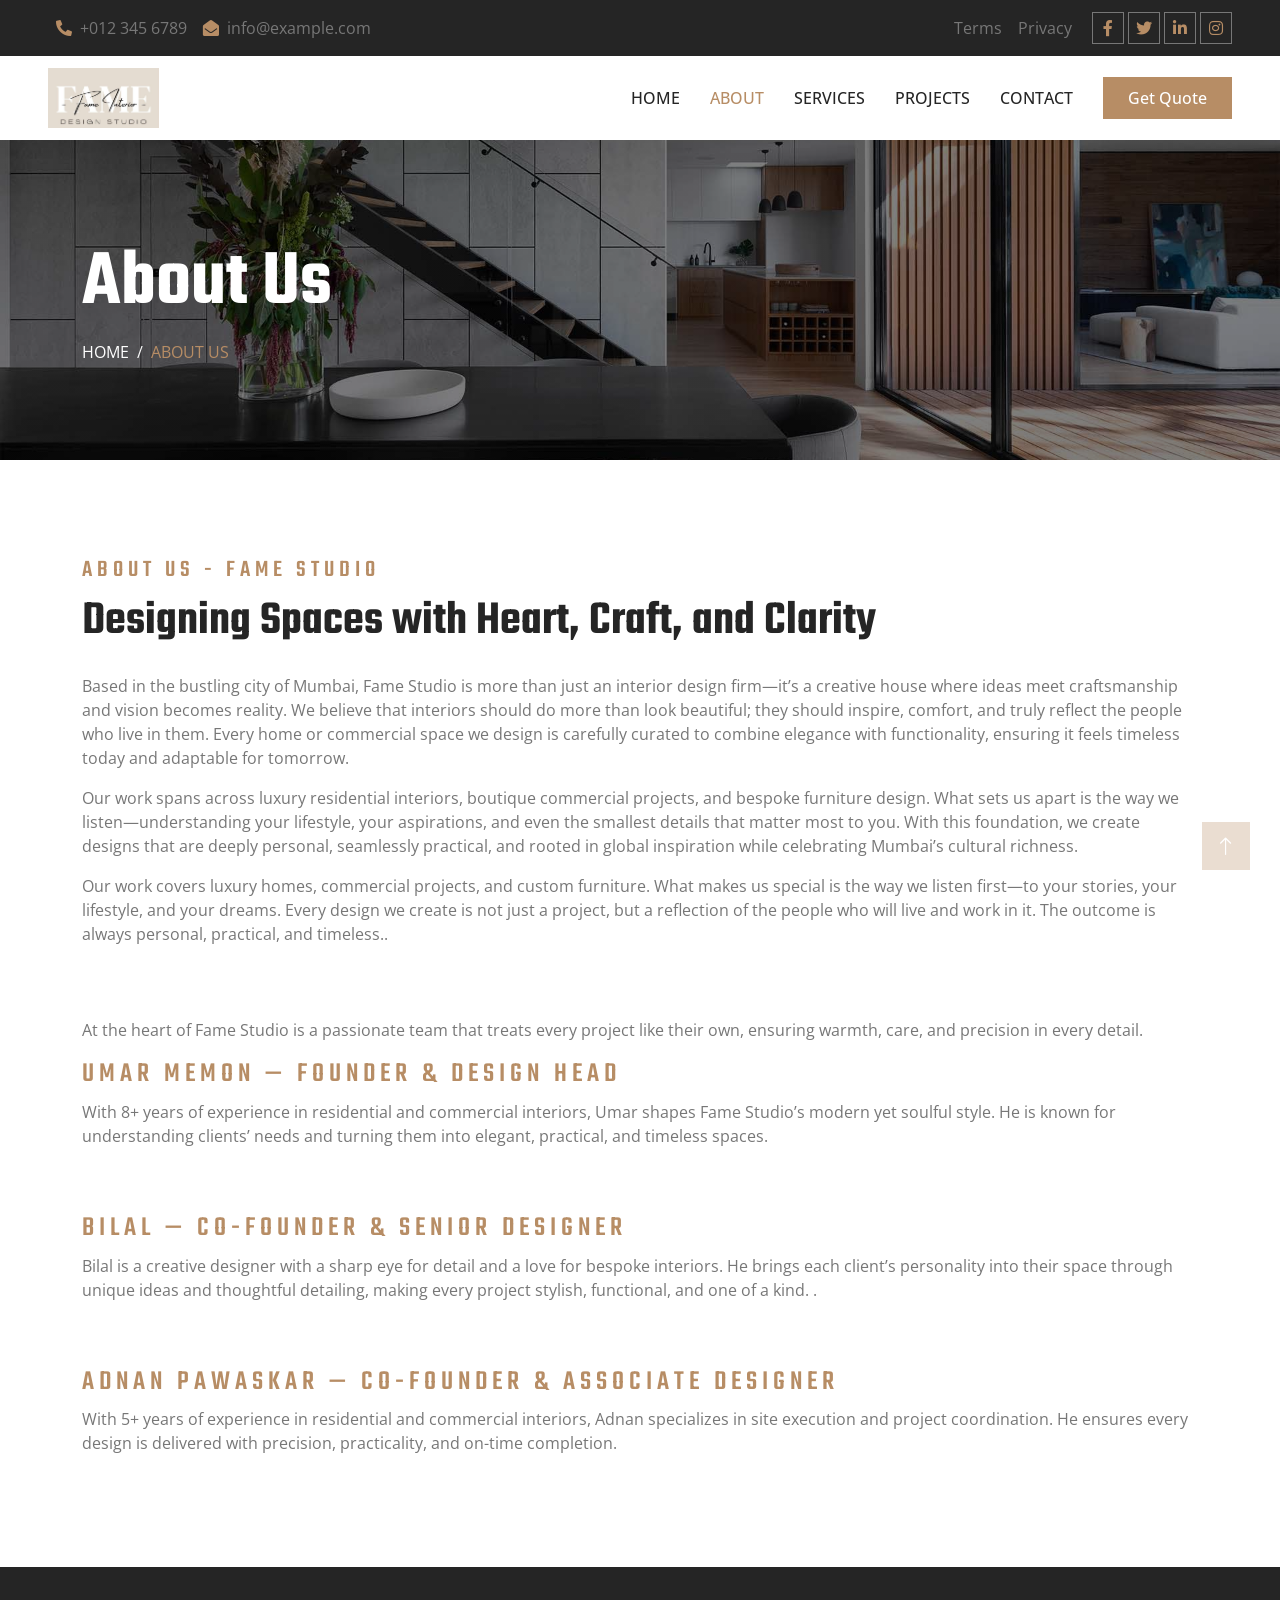
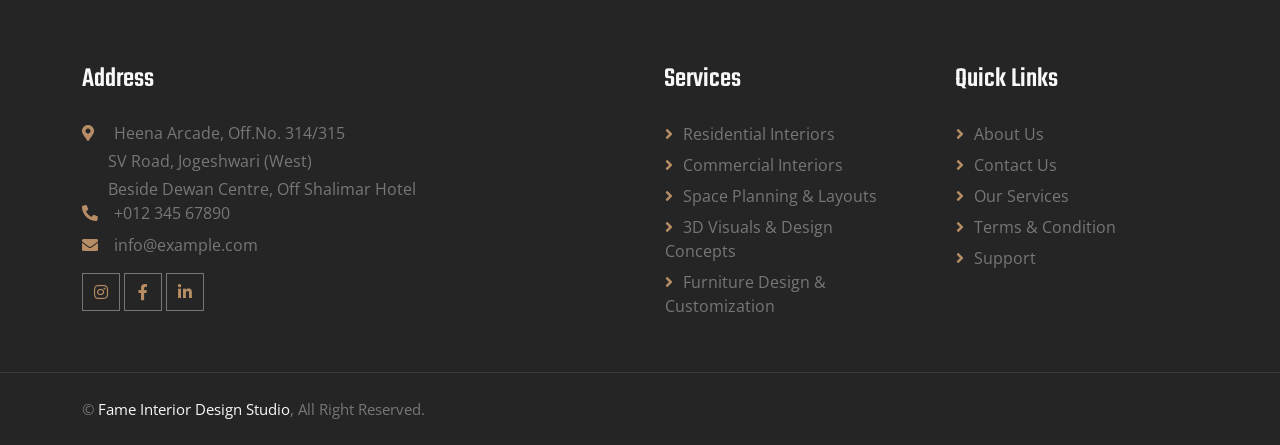
<file: about.html>
<!DOCTYPE html>
<html lang="en">

<head>
    <meta charset="utf-8">
    <title>Fame Interior Design Studio</title>
    <meta content="width=device-width, initial-scale=1.0" name="viewport">
    <meta content="" name="keywords">
    <meta content="" name="description">

    <!-- Favicon -->
    <link href="img/favicon.ico" rel="icon">

    <!-- Google Web Fonts -->
    <link rel="preconnect" href="https://fonts.googleapis.com">
    <link rel="preconnect" href="https://fonts.gstatic.com" crossorigin>
    <link href="https://fonts.googleapis.com/css2?family=Open+Sans:wght@400;500;600&family=Teko:wght@400;500;600&display=swap" rel="stylesheet">
    <link href="https://fonts.googleapis.com/css2?family=Playfair+Display&display=swap" rel="stylesheet">


    <!-- Icon Font Stylesheet -->
    <link href="https://cdnjs.cloudflare.com/ajax/libs/font-awesome/5.10.0/css/all.min.css" rel="stylesheet">
    <link href="https://cdn.jsdelivr.net/npm/bootstrap-icons@1.4.1/font/bootstrap-icons.css" rel="stylesheet">

    <!-- Libraries Stylesheet -->
    <link href="lib/animate/animate.min.css" rel="stylesheet">
    <link href="lib/owlcarousel/assets/owl.carousel.min.css" rel="stylesheet">
    <link href="lib/tempusdominus/css/tempusdominus-bootstrap-4.min.css" rel="stylesheet" />

    <!-- Customized Bootstrap Stylesheet -->
    <link href="css/bootstrap.min.css" rel="stylesheet">

    <!-- Template Stylesheet -->
    <link href="css/style.css" rel="stylesheet">

    <style>
        .text-justify {
            text-align: justify;
        }
    </style>

</head>

<body>

    <!-- Topbar Start -->
    <div class="container-fluid bg-dark p-0 wow fadeIn" data-wow-delay="0.1s">
        <div class="row gx-0 d-none d-lg-flex">
            <div class="col-lg-7 px-5 text-start">
                <div class="h-100 d-inline-flex align-items-center py-3 me-3">
                    <a class="text-body px-2" href="tel:+0123456789"><i class="fa fa-phone-alt text-primary me-2"></i>+012 345 6789</a>
                    <a class="text-body px-2" href="mailto:info@example.com"><i class="fa fa-envelope-open text-primary me-2"></i>info@example.com</a>
                </div>
            </div>
            <div class="col-lg-5 px-5 text-end">
                <div class="h-100 d-inline-flex align-items-center py-3 me-2">
                    <a class="text-body px-2" href="">Terms</a>
                    <a class="text-body px-2" href="">Privacy</a>
                </div>
                <div class="h-100 d-inline-flex align-items-center">
                    <a class="btn btn-sm-square btn-outline-body me-1" href=""><i class="fab fa-facebook-f"></i></a>
                    <a class="btn btn-sm-square btn-outline-body me-1" href=""><i class="fab fa-twitter"></i></a>
                    <a class="btn btn-sm-square btn-outline-body me-1" href=""><i class="fab fa-linkedin-in"></i></a>
                    <a class="btn btn-sm-square btn-outline-body me-0" href=""><i class="fab fa-instagram"></i></a>
                </div>
            </div>
        </div>
    </div>
    <!-- Topbar End -->
    <!-- Navbar Start -->
    <nav class="navbar navbar-expand-lg bg-white navbar-light sticky-top py-lg-0 px-lg-5 wow fadeIn" data-wow-delay="0.1s">
        <a href="index.html" class="navbar-brand ms-4 ms-lg-0">
            <img src="img/icons/small.png" alt="Logo" style="height: 60px;">
        </a>
        <button type="button" class="navbar-toggler me-4" data-bs-toggle="collapse" data-bs-target="#navbarCollapse">
            <span class="navbar-toggler-icon"></span>
        </button>
        <div class="collapse navbar-collapse" id="navbarCollapse">
            <div class="navbar-nav ms-auto p-4 p-lg-0">
                <a href="index.html" class="nav-item nav-link">Home</a>
                <a href="about.html" class="nav-item nav-link active">About</a>
                <a href="service.html" class="nav-item nav-link ">Services</a>
                <a href="project.html" class="nav-item nav-link">Projects</a>
                <a href="contact.html" class="nav-item nav-link">Contact</a>
            </div>
            <a href="Quote.html" class="btn btn-primary py-2 px-4 d-none d-lg-block">Get Quote</a>
        </div>
    </nav>
    <!-- Navbar End -->
    <!-- Page Header Start -->
    <div class="container-fluid page-header py-5 mb-5 wow fadeIn" data-wow-delay="0.1s">
        <div class="container py-5">
            <h1 class="display-1 text-white animated slideInDown">About Us</h1>
            <nav aria-label="breadcrumb animated slideInDown">
                <ol class="breadcrumb text-uppercase mb-0">
                    <li class="breadcrumb-item"><a class="text-white" href="#">Home</a></li>
                    <li class="breadcrumb-item text-primary active" aria-current="page">About Us</li>
                </ol>
            </nav>
        </div>
    </div>
    <!-- Page Header End -->
    <!-- About Start -->
    <div class="container-xxl py-5">
        <div class="container">
            <div class="row g-5">
                <!--<div class="col-lg-6 wow fadeIn" data-wow-delay="0.1s">
                    <div class="about-img">
                        <img class="img-fluid" src="img/about-1.jpg" alt="">
                        <img class="img-fluid" src="img/about-2.jpg" alt="">
                    </div>
                </div>-->
                <div class="col-lg-12 wow fadeIn" data-wow-delay="0.5s">
                    <h4 class="section-title">About Us - Fame Studio</h4>
                    <h1 class="display-5 mb-4">Designing Spaces with Heart, Craft, and Clarity</h1>
                    <p>Based in the bustling city of Mumbai, Fame Studio is more than just an interior design firm—it’s a creative house where ideas meet craftsmanship and vision becomes reality. We believe that interiors should do more than look beautiful; they should inspire, comfort, and truly reflect the people who live in them. Every home or commercial space we design is carefully curated to combine elegance with functionality, ensuring it feels timeless today and adaptable for tomorrow.</p>
                    <p>Our work spans across luxury residential interiors, boutique commercial projects, and bespoke furniture design. What sets us apart is the way we listen—understanding your lifestyle, your aspirations, and even the smallest details that matter most to you. With this foundation, we create designs that are deeply personal, seamlessly practical, and rooted in global inspiration while celebrating Mumbai’s cultural richness.</p>
                    <p class="mb-4">Our work covers luxury homes, commercial projects, and custom furniture. What makes us special is the way we listen first—to your stories, your lifestyle, and your dreams. Every design we create is not just a project, but a reflection of the people who will live and work in it. The outcome is always personal, practical, and timeless..</p>
                </div>

                <div class="col-lg-12 wow fadeIn" data-wow-delay="0.5s">
                    <p>At the heart of Fame Studio is a passionate team that treats every project like their own, ensuring warmth, care, and precision in every detail.</p>
                    <h3 class="section-title">Umar Memon — Founder & Design Head</h3>
                    <p>With 8+ years of experience in residential and commercial interiors, Umar shapes Fame Studio’s modern yet soulful style. He is known for understanding clients’ needs and turning them into elegant, practical, and timeless spaces.</p>
                </div>
                <div class="col-lg-12 wow fadeIn" data-wow-delay="0.5s">
                    <h3 class="section-title">Bilal — Co-Founder & Senior Designer</h3>
                    <p>
                        Bilal is a creative designer with a sharp eye for detail and a love for bespoke interiors. He brings each client’s personality into their space through unique ideas and thoughtful detailing, making every project stylish, functional, and one of a kind.                        .
                    </p>
                </div>
                <div class="col-lg-12 wow fadeIn" data-wow-delay="0.5s">
                    <h3 class="section-title">Adnan Pawaskar — Co-Founder & Associate Designer</h3>
                    <p>With 5+ years of experience in residential and commercial interiors, Adnan specializes in site execution and project coordination. He ensures every design is delivered with precision, practicality, and on-time completion.</p>
                </div>
            </div>
        </div>
    </div>
    <!-- About End -->

    <div class="container-fluid bg-dark text-body footer mt-5 pt-5 px-0 wow fadeIn" data-wow-delay="0.1s">
        <div class="container py-5">
            <div class="row g-5">
                <div class="col-lg-6 col-md-6">
                    <h3 class="text-light mb-4">Address</h3>
                    <p class="mb-0 text-justify">
                        <i class="fa fa-map-marker-alt text-primary me-3"></i>
                        Heena Arcade, Off.No. 314/315
                    </p>
                    <p class="mb-0 m-1 text-justify" style="padding-left:22px;">
                        SV Road, Jogeshwari (West)
                    </p>
                    <p class="mb-0 m-1 text-justify" style="padding-left:22px;">
                        Beside Dewan Centre, Off Shalimar Hotel
                    </p>
                    <p class="mb-2"><i class="fa fa-phone-alt text-primary me-3"></i>+012 345 67890</p>
                    <p class="mb-2"><i class="fa fa-envelope text-primary me-3"></i>info@example.com</p>

                    <div class="d-flex pt-2">
                        <a class="btn btn-square btn-outline-body me-1" href=""><i class="fab fa-instagram"></i></a>
                        <a class="btn btn-square btn-outline-body me-1" href=""><i class="fab fa-facebook-f"></i></a>
                        <a class="btn btn-square btn-outline-body me-0" href=""><i class="fab fa-linkedin-in"></i></a>
                    </div>
                </div>
                <div class="col-lg-3 col-md-6 d-none d-lg-block">
                    <h3 class="text-light mb-4">Services</h3>
                    <a class="btn btn-link" href="">Residential Interiors</a>
                    <a class="btn btn-link" href="">Commercial Interiors </a>
                    <a class="btn btn-link" href="">Space Planning & Layouts </a>
                    <a class="btn btn-link" href="">3D Visuals & Design Concepts</a>
                    <a class="btn btn-link" href="">Furniture Design & Customization </a>
                </div>
                <div class="col-lg-3 col-md-6 d-none d-lg-block">
                    <h3 class="text-light mb-4">Quick Links</h3>
                    <a class="btn btn-link" href="">About Us</a>
                    <a class="btn btn-link" href="">Contact Us</a>
                    <a class="btn btn-link" href="">Our Services</a>
                    <a class="btn btn-link" href="">Terms & Condition</a>
                    <a class="btn btn-link" href="">Support</a>
                </div>
            </div>
        </div>
        <div class="container-fluid copyright">
            <div class="container">
                <div class="row">
                    <div class="col-md-6 text-center text-md-start mb-3 mb-md-0">
                        &copy; <a href="#">Fame Interior Design Studio</a>, All Right Reserved.
                    </div>
                    <!--<div class="col-md-6 text-center text-md-end">-->
                    <!--/*** This template is free as long as you keep the footer author’s credit link/attribution link/backlink. If you'd like to use the template without the footer author’s credit link/attribution link/backlink, you can purchase the Credit Removal License from "https://htmlcodex.com/credit-removal". Thank you for your support. ***/-->
                    <!--Designed By <a href="https://htmlcodex.com">HTML Codex</a>
                    </div>-->
                </div>
            </div>
        </div>
    </div>
    <!-- Footer End -->
    <!-- Back to Top -->
    <a href="#" class="btn btn-lg btn-primary btn-lg-square back-to-top"><i class="bi bi-arrow-up"></i></a>


    <!-- JavaScript Libraries -->
    <script src="https://code.jquery.com/jquery-3.4.1.min.js"></script>
    <script src="https://cdn.jsdelivr.net/npm/bootstrap@5.0.0/dist/js/bootstrap.bundle.min.js"></script>
    <script src="lib/wow/wow.min.js"></script>
    <script src="lib/easing/easing.min.js"></script>
    <script src="lib/waypoints/waypoints.min.js"></script>
    <script src="lib/counterup/counterup.min.js"></script>
    <script src="lib/owlcarousel/owl.carousel.min.js"></script>
    <script src="lib/tempusdominus/js/moment.min.js"></script>
    <script src="lib/tempusdominus/js/moment-timezone.min.js"></script>
    <script src="lib/tempusdominus/js/tempusdominus-bootstrap-4.min.js"></script>

    <!-- Template Javascript -->
    <script src="js/main.js"></script>
</body>

</html>
</file>
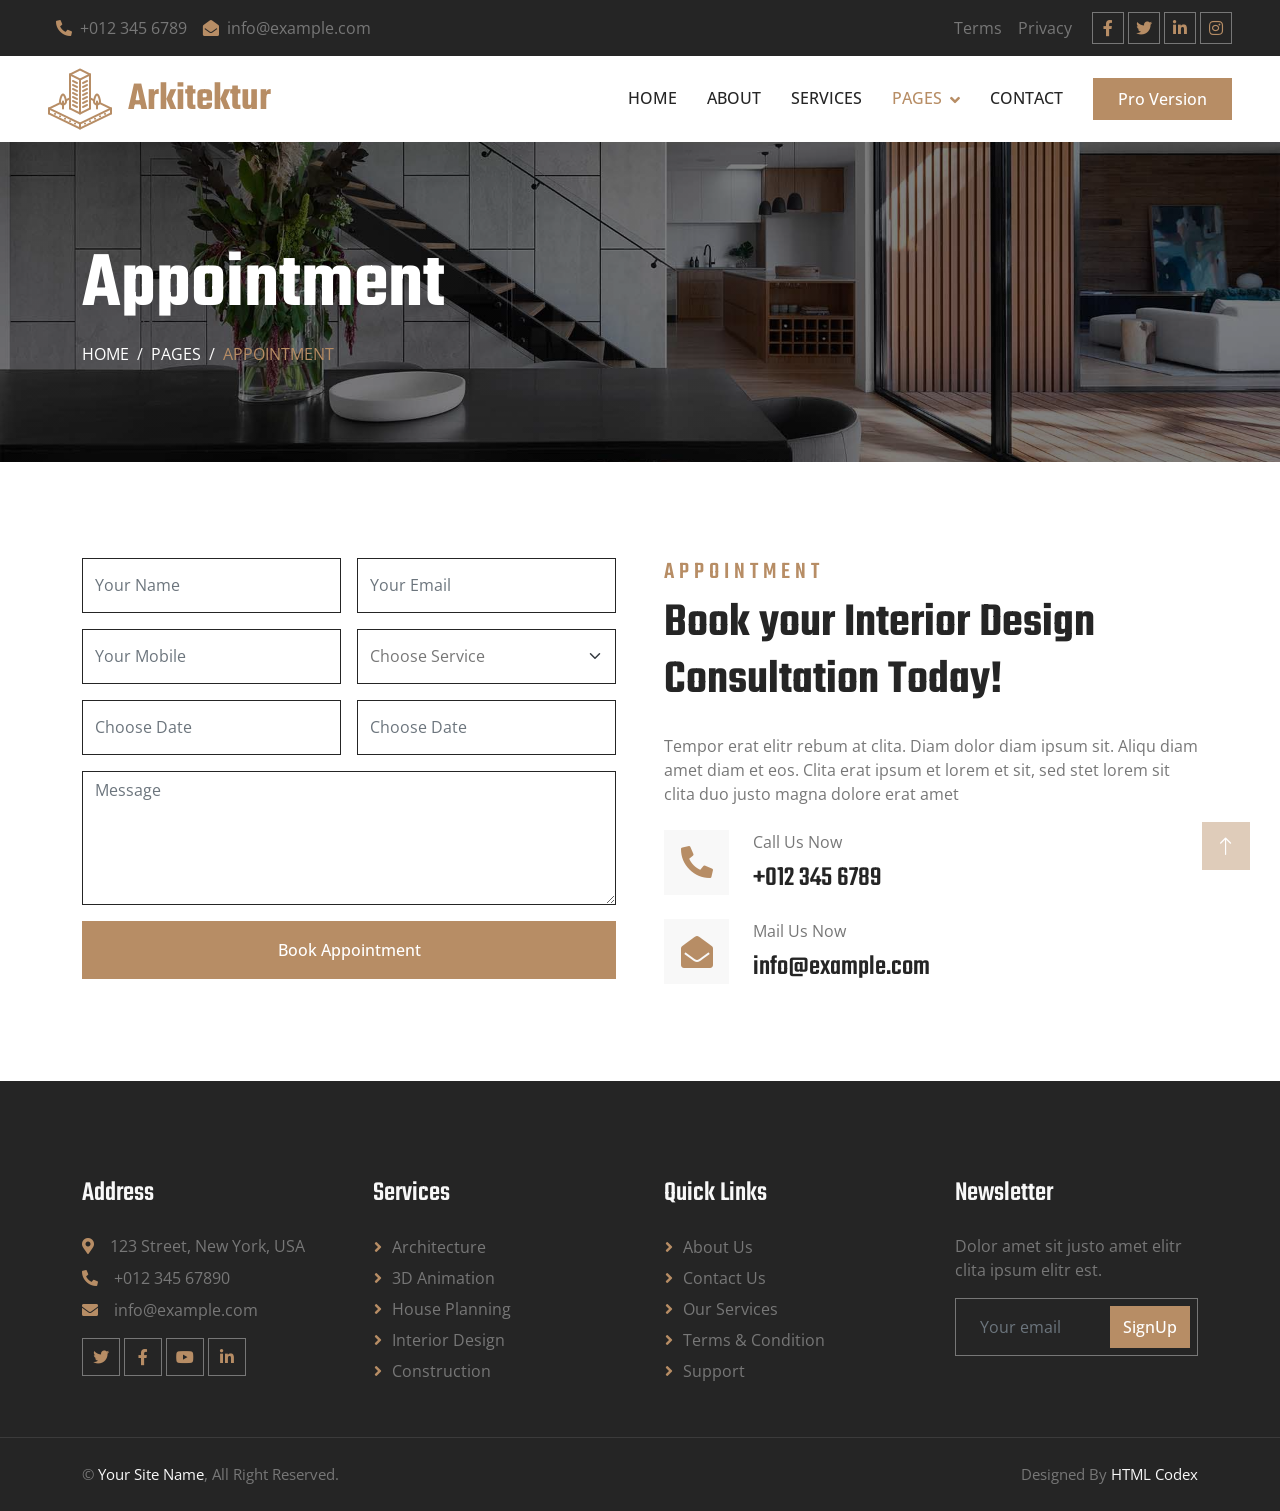
<file: appointment.html>
<!DOCTYPE html>
<html lang="en">

<head>
    <meta charset="utf-8">
    <title>Arkitektur - Architecture HTML Template</title>
    <meta content="width=device-width, initial-scale=1.0" name="viewport">
    <meta content="" name="keywords">
    <meta content="" name="description">

    <!-- Favicon -->
    <link href="img/favicon.ico" rel="icon">

    <!-- Google Web Fonts -->
    <link rel="preconnect" href="https://fonts.googleapis.com">
    <link rel="preconnect" href="https://fonts.gstatic.com" crossorigin>
    <link href="https://fonts.googleapis.com/css2?family=Open+Sans:wght@400;500;600&family=Teko:wght@400;500;600&display=swap" rel="stylesheet">

    <!-- Icon Font Stylesheet -->
    <link href="https://cdnjs.cloudflare.com/ajax/libs/font-awesome/5.10.0/css/all.min.css" rel="stylesheet">
    <link href="https://cdn.jsdelivr.net/npm/bootstrap-icons@1.4.1/font/bootstrap-icons.css" rel="stylesheet">

    <!-- Libraries Stylesheet -->
    <link href="lib/animate/animate.min.css" rel="stylesheet">
    <link href="lib/owlcarousel/assets/owl.carousel.min.css" rel="stylesheet">
    <link href="lib/tempusdominus/css/tempusdominus-bootstrap-4.min.css" rel="stylesheet" />

    <!-- Customized Bootstrap Stylesheet -->
    <link href="css/bootstrap.min.css" rel="stylesheet">

    <!-- Template Stylesheet -->
    <link href="css/style.css" rel="stylesheet">
</head>

<body>
    <!-- Spinner Start -->
    <div id="spinner" class="show bg-white position-fixed translate-middle w-100 vh-100 top-50 start-50 d-flex align-items-center justify-content-center">
        <div class="spinner-border position-relative text-primary" style="width: 6rem; height: 6rem;" role="status"></div>
        <img class="position-absolute top-50 start-50 translate-middle" src="img/icons/icon-1.png" alt="Icon">
    </div>
    <!-- Spinner End -->


    <!-- Topbar Start -->
    <div class="container-fluid bg-dark p-0 wow fadeIn" data-wow-delay="0.1s">
        <div class="row gx-0 d-none d-lg-flex">
            <div class="col-lg-7 px-5 text-start">
                <div class="h-100 d-inline-flex align-items-center py-3 me-3">
                    <a class="text-body px-2" href="tel:+0123456789"><i class="fa fa-phone-alt text-primary me-2"></i>+012 345 6789</a>
                    <a class="text-body px-2" href="mailto:info@example.com"><i class="fa fa-envelope-open text-primary me-2"></i>info@example.com</a>
                </div>
            </div>
            <div class="col-lg-5 px-5 text-end">
                <div class="h-100 d-inline-flex align-items-center py-3 me-2">
                    <a class="text-body px-2" href="">Terms</a>
                    <a class="text-body px-2" href="">Privacy</a>
                </div>
                <div class="h-100 d-inline-flex align-items-center">
                    <a class="btn btn-sm-square btn-outline-body me-1" href=""><i class="fab fa-facebook-f"></i></a>
                    <a class="btn btn-sm-square btn-outline-body me-1" href=""><i class="fab fa-twitter"></i></a>
                    <a class="btn btn-sm-square btn-outline-body me-1" href=""><i class="fab fa-linkedin-in"></i></a>
                    <a class="btn btn-sm-square btn-outline-body me-0" href=""><i class="fab fa-instagram"></i></a>
                </div>
            </div>
        </div>
    </div>
    <!-- Topbar End -->


    <!-- Navbar Start -->
    <nav class="navbar navbar-expand-lg bg-white navbar-light sticky-top py-lg-0 px-lg-5 wow fadeIn" data-wow-delay="0.1s">
        <a href="index.html" class="navbar-brand ms-4 ms-lg-0">
            <h1 class="text-primary m-0"><img class="me-3" src="img/icons/icon-1.png" alt="Icon">Arkitektur</h1>
        </a>
        <button type="button" class="navbar-toggler me-4" data-bs-toggle="collapse" data-bs-target="#navbarCollapse">
            <span class="navbar-toggler-icon"></span>
        </button>
        <div class="collapse navbar-collapse" id="navbarCollapse">
            <div class="navbar-nav ms-auto p-4 p-lg-0">
                <a href="index.html" class="nav-item nav-link">Home</a>
                <a href="about.html" class="nav-item nav-link">About</a>
                <a href="service.html" class="nav-item nav-link">Services</a>
                <div class="nav-item dropdown">
                    <a href="#" class="nav-link dropdown-toggle active" data-bs-toggle="dropdown">Pages</a>
                    <div class="dropdown-menu border-0 m-0">
                        <a href="feature.html" class="dropdown-item">Our Features</a>
                        <a href="project.html" class="dropdown-item">Our Projects</a>
                        <a href="team.html" class="dropdown-item">Team Members</a>
                        <a href="appointment.html" class="dropdown-item active">Appointment</a>
                        <a href="testimonial.html" class="dropdown-item">Testimonial</a>
                        <a href="404.html" class="dropdown-item">404 Page</a>
                    </div>
                </div>
                <a href="contact.html" class="nav-item nav-link">Contact</a>
            </div>
            <a href="https://htmlcodex.com/architecture-html-template-pro" class="btn btn-primary py-2 px-4 d-none d-lg-block">Pro Version</a>
        </div>
    </nav>
    <!-- Navbar End -->


    <!-- Page Header Start -->
    <div class="container-fluid page-header py-5 mb-5 wow fadeIn" data-wow-delay="0.1s">
        <div class="container py-5">
            <h1 class="display-1 text-white animated slideInDown">Appointment</h1>
            <nav aria-label="breadcrumb animated slideInDown">
                <ol class="breadcrumb text-uppercase mb-0">
                    <li class="breadcrumb-item"><a class="text-white" href="#">Home</a></li>
                    <li class="breadcrumb-item"><a class="text-white" href="#">Pages</a></li>
                    <li class="breadcrumb-item text-primary active" aria-current="page">Appointment</li>
                </ol>
            </nav>
        </div>
    </div>
    <!-- Page Header End -->


    <!-- Appointment Start -->
    <div class="container-xxl py-5">
        <div class="container">
            <div class="row g-5">
                <div class="col-lg-6 wow fadeInUp" data-wow-delay="0.5s">
                    <div class="row g-3">
                        <div class="col-12 col-sm-6">
                            <input type="text" class="form-control" placeholder="Your Name" style="height: 55px;">
                        </div>
                        <div class="col-12 col-sm-6">
                            <input type="email" class="form-control" placeholder="Your Email" style="height: 55px;">
                        </div>
                        <div class="col-12 col-sm-6">
                            <input type="text" class="form-control" placeholder="Your Mobile" style="height: 55px;">
                        </div>
                        <div class="col-12 col-sm-6">
                            <select class="form-select" style="height: 55px;">
                                <option selected>Choose Service</option>
                                <option value="1">Service 1</option>
                                <option value="2">Service 2</option>
                                <option value="3">Service 3</option>
                            </select>
                        </div>
                        <div class="col-12 col-sm-6">
                            <div class="date" id="date" data-target-input="nearest">
                                <input type="text"
                                       class="form-control datetimepicker-input"
                                       placeholder="Choose Date" data-target="#date" data-toggle="datetimepicker" style="height: 55px;">
                            </div>
                        </div>
                        <div class="col-12 col-sm-6">
                            <div class="time" id="time" data-target-input="nearest">
                                <input type="text"
                                       class="form-control datetimepicker-input"
                                       placeholder="Choose Date" data-target="#time" data-toggle="datetimepicker" style="height: 55px;">
                            </div>
                        </div>
                        <div class="col-12">
                            <textarea class="form-control" rows="5" placeholder="Message"></textarea>
                        </div>
                        <div class="col-12">
                            <button class="btn btn-primary w-100 py-3" type="submit">Book Appointment</button>
                        </div>
                    </div>
                </div>
                <div class="col-lg-6 wow fadeInUp" data-wow-delay="0.1s">
                    <h4 class="section-title">Appointment</h4>
                    <h1 class="display-5 mb-4">Book your Interior Design Consultation Today!</h1>
                    <p class="mb-4">Tempor erat elitr rebum at clita. Diam dolor diam ipsum sit. Aliqu diam amet diam et eos. Clita erat ipsum et lorem et sit, sed stet lorem sit clita duo justo magna dolore erat amet</p>
                    <div class="row g-4">
                        <div class="col-12">
                            <div class="d-flex">
                                <div class="d-flex flex-shrink-0 align-items-center justify-content-center bg-light" style="width: 65px; height: 65px;">
                                    <i class="fa fa-2x fa-phone-alt text-primary"></i>
                                </div>
                                <div class="ms-4">
                                    <p class="mb-2">Call Us Now</p>
                                    <h3 class="mb-0">+012 345 6789</h3>
                                </div>
                            </div>
                        </div>
                        <div class="col-12">
                            <div class="d-flex">
                                <div class="d-flex flex-shrink-0 align-items-center justify-content-center bg-light" style="width: 65px; height: 65px;">
                                    <i class="fa fa-2x fa-envelope-open text-primary"></i>
                                </div>
                                <div class="ms-4">
                                    <p class="mb-2">Mail Us Now</p>
                                    <h3 class="mb-0">info@example.com</h3>
                                </div>
                            </div>
                        </div>
                    </div>
                </div>

            </div>
        </div>
    </div>
    <!-- Appointment End -->
        

    <!-- Footer Start -->
    <div class="container-fluid bg-dark text-body footer mt-5 pt-5 px-0 wow fadeIn" data-wow-delay="0.1s">
        <div class="container py-5">
            <div class="row g-5">
                <div class="col-lg-3 col-md-6">
                    <h3 class="text-light mb-4">Address</h3>
                    <p class="mb-2"><i class="fa fa-map-marker-alt text-primary me-3"></i>123 Street, New York, USA</p>
                    <p class="mb-2"><i class="fa fa-phone-alt text-primary me-3"></i>+012 345 67890</p>
                    <p class="mb-2"><i class="fa fa-envelope text-primary me-3"></i>info@example.com</p>
                    <div class="d-flex pt-2">
                        <a class="btn btn-square btn-outline-body me-1" href=""><i class="fab fa-twitter"></i></a>
                        <a class="btn btn-square btn-outline-body me-1" href=""><i class="fab fa-facebook-f"></i></a>
                        <a class="btn btn-square btn-outline-body me-1" href=""><i class="fab fa-youtube"></i></a>
                        <a class="btn btn-square btn-outline-body me-0" href=""><i class="fab fa-linkedin-in"></i></a>
                    </div>
                </div>
                <div class="col-lg-3 col-md-6">
                    <h3 class="text-light mb-4">Services</h3>
                    <a class="btn btn-link" href="">Architecture</a>
                    <a class="btn btn-link" href="">3D Animation</a>
                    <a class="btn btn-link" href="">House Planning</a>
                    <a class="btn btn-link" href="">Interior Design</a>
                    <a class="btn btn-link" href="">Construction</a>
                </div>
                <div class="col-lg-3 col-md-6">
                    <h3 class="text-light mb-4">Quick Links</h3>
                    <a class="btn btn-link" href="">About Us</a>
                    <a class="btn btn-link" href="">Contact Us</a>
                    <a class="btn btn-link" href="">Our Services</a>
                    <a class="btn btn-link" href="">Terms & Condition</a>
                    <a class="btn btn-link" href="">Support</a>
                </div>
                <div class="col-lg-3 col-md-6">
                    <h3 class="text-light mb-4">Newsletter</h3>
                    <p>Dolor amet sit justo amet elitr clita ipsum elitr est.</p>
                    <div class="position-relative mx-auto" style="max-width: 400px;">
                        <input class="form-control bg-transparent w-100 py-3 ps-4 pe-5" type="text" placeholder="Your email">
                        <button type="button" class="btn btn-primary py-2 position-absolute top-0 end-0 mt-2 me-2">SignUp</button>
                    </div>
                </div>
            </div>
        </div>
        <div class="container-fluid copyright">
            <div class="container">
                <div class="row">
                    <div class="col-md-6 text-center text-md-start mb-3 mb-md-0">
                        &copy; <a href="#">Your Site Name</a>, All Right Reserved.
                    </div>
                    <div class="col-md-6 text-center text-md-end">
                        <!--/*** This template is free as long as you keep the footer author’s credit link/attribution link/backlink. If you'd like to use the template without the footer author’s credit link/attribution link/backlink, you can purchase the Credit Removal License from "https://htmlcodex.com/credit-removal". Thank you for your support. ***/-->
                        Designed By <a href="https://htmlcodex.com">HTML Codex</a>
                    </div>
                </div>
            </div>
        </div>
    </div>
    <!-- Footer End -->


    <!-- Back to Top -->
    <a href="#" class="btn btn-lg btn-primary btn-lg-square back-to-top"><i class="bi bi-arrow-up"></i></a>


    <!-- JavaScript Libraries -->
    <script src="https://code.jquery.com/jquery-3.4.1.min.js"></script>
    <script src="https://cdn.jsdelivr.net/npm/bootstrap@5.0.0/dist/js/bootstrap.bundle.min.js"></script>
    <script src="lib/wow/wow.min.js"></script>
    <script src="lib/easing/easing.min.js"></script>
    <script src="lib/waypoints/waypoints.min.js"></script>
    <script src="lib/counterup/counterup.min.js"></script>
    <script src="lib/owlcarousel/owl.carousel.min.js"></script>
    <script src="lib/tempusdominus/js/moment.min.js"></script>
    <script src="lib/tempusdominus/js/moment-timezone.min.js"></script>
    <script src="lib/tempusdominus/js/tempusdominus-bootstrap-4.min.js"></script>

    <!-- Template Javascript -->
    <script src="js/main.js"></script>
</body>

</html>
</file>
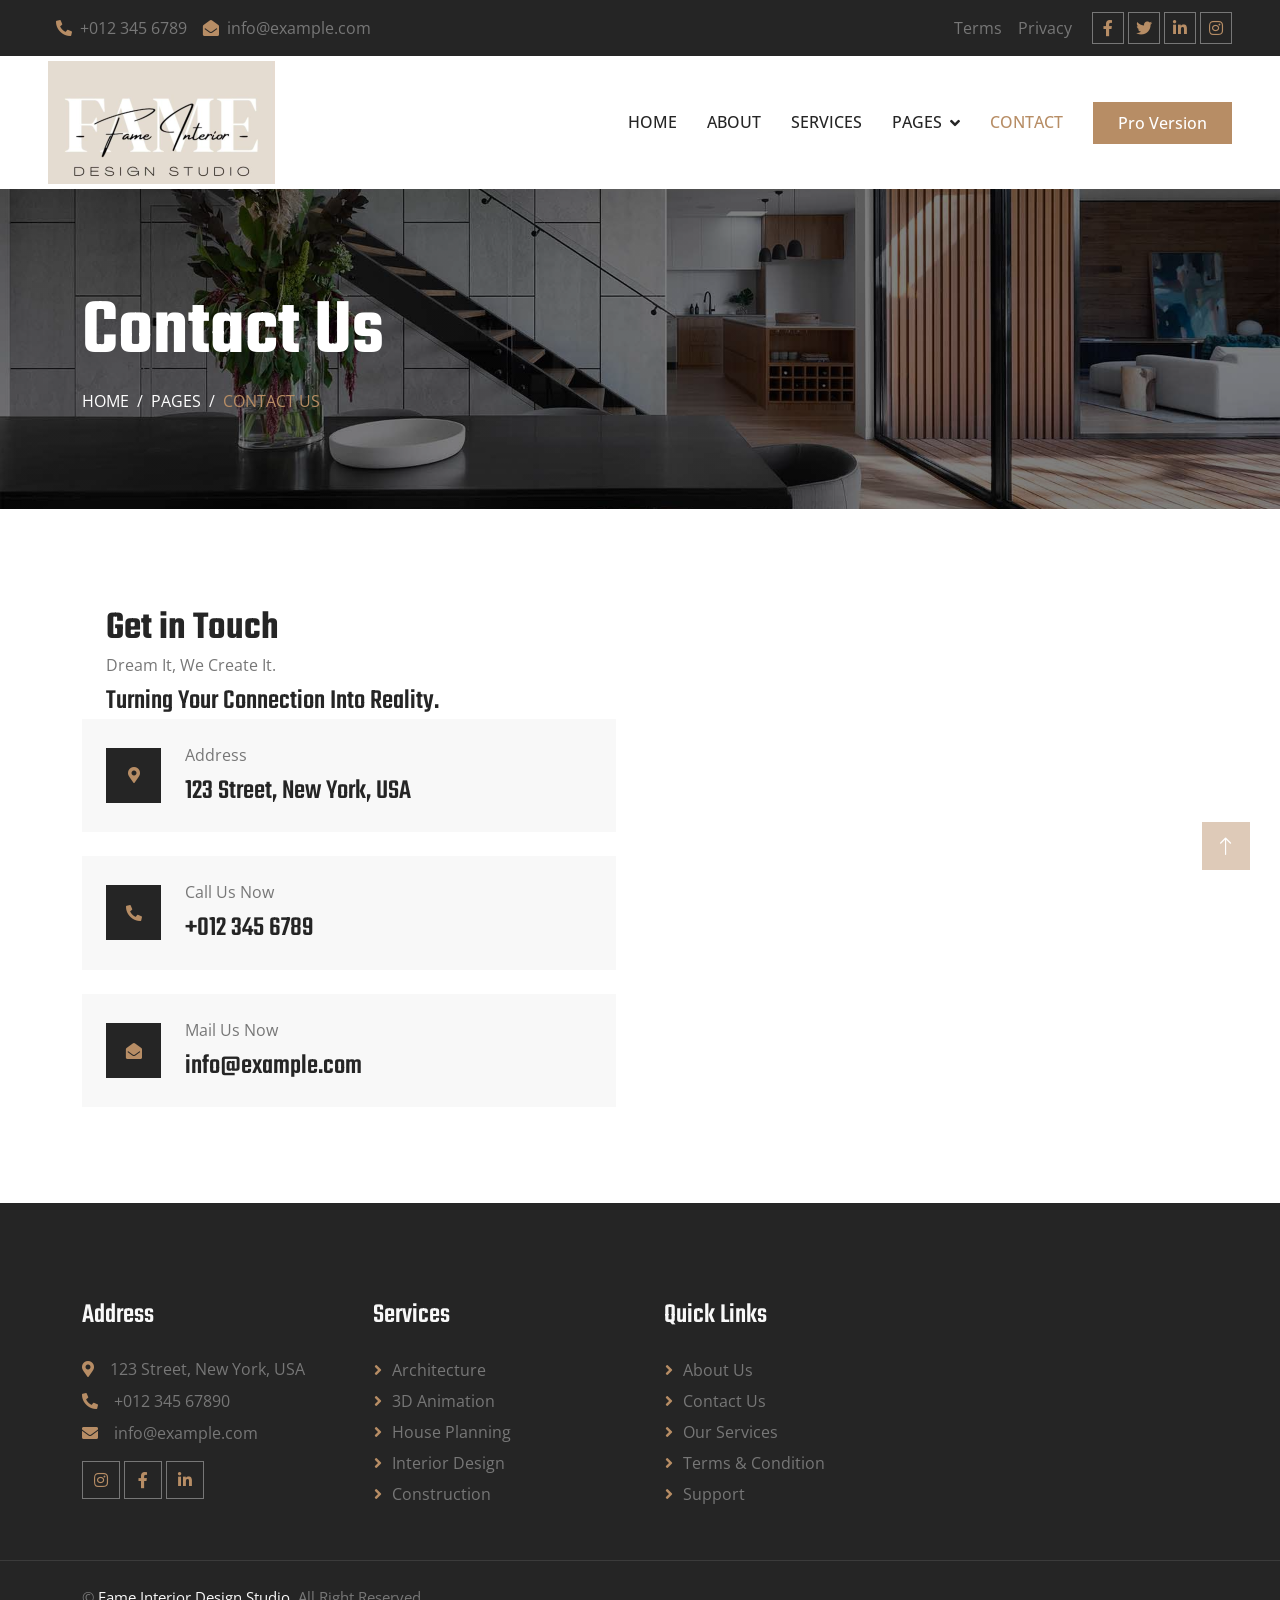
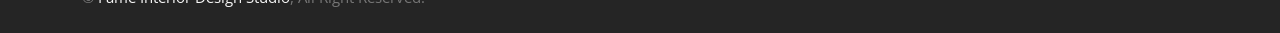
<file: contact.html>
<!DOCTYPE html>
<html lang="en">

<head>
    <meta charset="utf-8">
    <title>Arkitektur - Architecture HTML Template</title>
    <meta content="width=device-width, initial-scale=1.0" name="viewport">
    <meta content="" name="keywords">
    <meta content="" name="description">

    <!-- Favicon -->
    <link href="img/favicon.ico" rel="icon">

    <!-- Google Web Fonts -->
    <link rel="preconnect" href="https://fonts.googleapis.com">
    <link rel="preconnect" href="https://fonts.gstatic.com" crossorigin>
    <link href="https://fonts.googleapis.com/css2?family=Open+Sans:wght@400;500;600&family=Teko:wght@400;500;600&display=swap" rel="stylesheet">

    <!-- Icon Font Stylesheet -->
    <link href="https://cdnjs.cloudflare.com/ajax/libs/font-awesome/5.10.0/css/all.min.css" rel="stylesheet">
    <link href="https://cdn.jsdelivr.net/npm/bootstrap-icons@1.4.1/font/bootstrap-icons.css" rel="stylesheet">

    <!-- Libraries Stylesheet -->
    <link href="lib/animate/animate.min.css" rel="stylesheet">
    <link href="lib/owlcarousel/assets/owl.carousel.min.css" rel="stylesheet">
    <link href="lib/tempusdominus/css/tempusdominus-bootstrap-4.min.css" rel="stylesheet" />

    <!-- Customized Bootstrap Stylesheet -->
    <link href="css/bootstrap.min.css" rel="stylesheet">

    <!-- Template Stylesheet -->
    <link href="css/style.css" rel="stylesheet">
    
</head>

<body>
    <!-- Spinner Start -->
    <div id="spinner" class="show bg-white position-fixed translate-middle w-100 vh-100 top-50 start-50 d-flex align-items-center justify-content-center">
        <div class="spinner-border position-relative text-primary" style="width: 6rem; height: 6rem;" role="status"></div>
        <img class="position-absolute top-50 start-50 translate-middle" src="img/icons/small.png" alt="Icon">
    </div>
    <!-- Spinner End -->
    <!-- Topbar Start -->
    <div class="container-fluid bg-dark p-0 wow fadeIn" data-wow-delay="0.1s">
        <div class="row gx-0 d-none d-lg-flex">
            <div class="col-lg-7 px-5 text-start">
                <div class="h-100 d-inline-flex align-items-center py-3 me-3">
                    <a class="text-body px-2" href="tel:+0123456789"><i class="fa fa-phone-alt text-primary me-2"></i>+012 345 6789</a>
                    <a class="text-body px-2" href="mailto:info@example.com"><i class="fa fa-envelope-open text-primary me-2"></i>info@example.com</a>
                </div>
            </div>
            <div class="col-lg-5 px-5 text-end">
                <div class="h-100 d-inline-flex align-items-center py-3 me-2">
                    <a class="text-body px-2" href="">Terms</a>
                    <a class="text-body px-2" href="">Privacy</a>
                </div>
                <div class="h-100 d-inline-flex align-items-center">
                    <a class="btn btn-sm-square btn-outline-body me-1" href=""><i class="fab fa-facebook-f"></i></a>
                    <a class="btn btn-sm-square btn-outline-body me-1" href=""><i class="fab fa-twitter"></i></a>
                    <a class="btn btn-sm-square btn-outline-body me-1" href=""><i class="fab fa-linkedin-in"></i></a>
                    <a class="btn btn-sm-square btn-outline-body me-0" href=""><i class="fab fa-instagram"></i></a>
                </div>
            </div>
        </div>
    </div>
    <!-- Topbar End -->
    <!-- Navbar Start -->
    <nav class="navbar navbar-expand-lg bg-white navbar-light sticky-top py-lg-0 px-lg-5 wow fadeIn" data-wow-delay="0.1s">
        <a href="index.html" class="navbar-brand ms-4 ms-lg-0">
            <h1 class="text-primary m-0"><img class="me-3" src="img/icons/small.png" alt="Icon"></h1>
        </a>
        <button type="button" class="navbar-toggler me-4" data-bs-toggle="collapse" data-bs-target="#navbarCollapse">
            <span class="navbar-toggler-icon"></span>
        </button>
        <div class="collapse navbar-collapse" id="navbarCollapse">
            <div class="navbar-nav ms-auto p-4 p-lg-0">
                <a href="index.html" class="nav-item nav-link">Home</a>
                <a href="about.html" class="nav-item nav-link">About</a>
                <a href="service.html" class="nav-item nav-link">Services</a>
                <div class="nav-item dropdown">
                    <a href="#" class="nav-link dropdown-toggle" data-bs-toggle="dropdown">Pages</a>
                    <div class="dropdown-menu border-0 m-0">
                        <a href="feature.html" class="dropdown-item">Our Features</a>
                        <a href="project.html" class="dropdown-item">Our Projects</a>
                        <a href="team.html" class="dropdown-item">Team Members</a>
                        <a href="appointment.html" class="dropdown-item">Appointment</a>
                        <a href="testimonial.html" class="dropdown-item">Testimonial</a>
                        <a href="404.html" class="dropdown-item">404 Page</a>
                    </div>
                </div>
                <a href="contact.html" class="nav-item nav-link active">Contact</a>
            </div>
            <a href="https://htmlcodex.com/architecture-html-template-pro" class="btn btn-primary py-2 px-4 d-none d-lg-block">Pro Version</a>
        </div>
    </nav>
    <!-- Navbar End -->
    <!-- Page Header Start -->
    <div class="container-fluid page-header py-5 mb-5 wow fadeIn" data-wow-delay="0.1s">
        <div class="container py-5">
            <h1 class="display-1 text-white animated slideInDown">Contact Us</h1>
            <nav aria-label="breadcrumb animated slideInDown">
                <ol class="breadcrumb text-uppercase mb-0">
                    <li class="breadcrumb-item"><a class="text-white" href="#">Home</a></li>
                    <li class="breadcrumb-item"><a class="text-white" href="#">Pages</a></li>
                    <li class="breadcrumb-item text-primary active" aria-current="page">Contact Us</li>
                </ol>
            </nav>
        </div>
    </div>
    <!-- Page Header End -->
    <!-- Contact Start -->
    <div class="container-xxl py-5">
        <div class="container">
            <!--<div class="text-center mx-auto mb-5 wow fadeInUp" data-wow-delay="0.1s" style="max-width: 600px;">
                <h4 class="section-title">Contact Us</h4>
                <h1 class="display-5 mb-4">If You Have Any Query, Please Feel Free Contact Us</h1>
            </div>-->
            <div class="row g-5">
                <div class="col-lg-6 wow fadeInUp" data-wow-delay="0.1s">
                    <div class="d-flex flex-column justify-content-between h-100">
                        <div class="">
                           
                            <div class="ms-4">

                                <h1 class="mb-0">Get in Touch</h1>
                                <p class="mb-2">Dream It, We Create It. </p>

                                <h3 class="mb-0">Turning Your Connection Into Reality.</h3>
                            </div>
                        </div>
                        <div class="bg-light d-flex align-items-center w-100 p-4 mb-4">
                            <div class="d-flex flex-shrink-0 align-items-center justify-content-center bg-dark" style="width: 55px; height: 55px;">
                                <i class="fa fa-map-marker-alt text-primary"></i>
                            </div>
                            <div class="ms-4">
                                <p class="mb-2">Address</p>
                                <h3 class="mb-0">123 Street, New York, USA</h3>
                            </div>
                        </div>
                        <div class="bg-light d-flex align-items-center w-100 p-4 mb-4">
                            <div class="d-flex flex-shrink-0 align-items-center justify-content-center bg-dark" style="width: 55px; height: 55px;">
                                <i class="fa fa-phone-alt text-primary"></i>
                            </div>
                            <div class="ms-4">
                                <p class="mb-2">Call Us Now</p>
                                <h3 class="mb-0">+012 345 6789</h3>
                            </div>
                        </div>
                        <div class="bg-light d-flex align-items-center w-100 p-4">
                            <div class="d-flex flex-shrink-0 align-items-center justify-content-center bg-dark" style="width: 55px; height: 55px;">
                                <i class="fa fa-envelope-open text-primary"></i>
                            </div>
                            <div class="ms-4">
                                <p class="mb-2">Mail Us Now</p>
                                <h3 class="mb-0">info@example.com</h3>
                            </div>
                        </div>
                    </div>
                </div>
                <div class="col-lg-6 wow fadeInUp" data-wow-delay="0.5s">
                    <iframe class="w-100 mb-n2" style="height: 450px;"
                            src="https://www.google.com/maps/embed?pb=!1m18!1m12!1m3!1d3001156.4288297426!2d-78.01371936852176!3d42.72876761954724!2m3!1f0!2f0!3f0!3m2!1i1024!2i768!4f13.1!3m3!1m2!1s0x4ccc4bf0f123a5a9%3A0xddcfc6c1de189567!2sNew%20York%2C%20USA!5e0!3m2!1sen!2sbd!4v1603794290143!5m2!1sen!2sbd"
                            frameborder="0" allowfullscreen="" aria-hidden="false" tabindex="0"></iframe>
                </div>
            </div>
        </div>
    </div>
    <!-- Contact End -->    
    <!-- Footer Start -->
    <div class="container-fluid bg-dark text-body footer mt-5 pt-5 px-0 wow fadeIn" data-wow-delay="0.1s">
        <div class="container py-5">
            <div class="row g-5">
                <div class="col-lg-3 col-md-6">
                    <h3 class="text-light mb-4">Address</h3>
                    <p class="mb-2"><i class="fa fa-map-marker-alt text-primary me-3"></i>123 Street, New York, USA</p>
                    <p class="mb-2"><i class="fa fa-phone-alt text-primary me-3"></i>+012 345 67890</p>
                    <p class="mb-2"><i class="fa fa-envelope text-primary me-3"></i>info@example.com</p>
                    <div class="d-flex pt-2">
                        <a class="btn btn-square btn-outline-body me-1" href=""><i class="fab fa-instagram"></i></a>
                        <a class="btn btn-square btn-outline-body me-1" href=""><i class="fab fa-facebook-f"></i></a>
                        <a class="btn btn-square btn-outline-body me-0" href=""><i class="fab fa-linkedin-in"></i></a>
                    </div>
                </div>
                <div class="col-lg-3 col-md-6 d-none d-lg-block">
                    <h3 class="text-light mb-4">Services</h3>
                    <a class="btn btn-link" href="">Architecture</a>
                    <a class="btn btn-link" href="">3D Animation</a>
                    <a class="btn btn-link" href="">House Planning</a>
                    <a class="btn btn-link" href="">Interior Design</a>
                    <a class="btn btn-link" href="">Construction</a>
                </div>
                <div class="col-lg-3 col-md-6 d-none d-lg-block">
                    <h3 class="text-light mb-4">Quick Links</h3>
                    <a class="btn btn-link" href="">About Us</a>
                    <a class="btn btn-link" href="">Contact Us</a>
                    <a class="btn btn-link" href="">Our Services</a>
                    <a class="btn btn-link" href="">Terms & Condition</a>
                    <a class="btn btn-link" href="">Support</a>
                </div>
               
                
            </div>
        </div>
        <div class="container-fluid copyright">
            <div class="container">
                <div class="row">
                    <div class="col-md-6 text-center text-md-start mb-3 mb-md-0">
                        &copy; <a href="#">Fame Interior Design Studio</a>, All Right Reserved.
                    </div>
                    <!--<div class="col-md-6 text-center text-md-end">-->
                    <!--/*** This template is free as long as you keep the footer author’s credit link/attribution link/backlink. If you'd like to use the template without the footer author’s credit link/attribution link/backlink, you can purchase the Credit Removal License from "https://htmlcodex.com/credit-removal". Thank you for your support. ***/-->
                    <!--Designed By <a href="https://htmlcodex.com">HTML Codex</a>
                    </div>-->
                </div>
            </div>
        </div>
    </div>
    <!-- Footer End -->
    <!-- Back to Top -->
    <a href="#" class="btn btn-lg btn-primary btn-lg-square back-to-top"><i class="bi bi-arrow-up"></i></a>


    <!-- JavaScript Libraries -->
    <script src="https://code.jquery.com/jquery-3.4.1.min.js"></script>
    <script src="https://cdn.jsdelivr.net/npm/bootstrap@5.0.0/dist/js/bootstrap.bundle.min.js"></script>
    <script src="lib/wow/wow.min.js"></script>
    <script src="lib/easing/easing.min.js"></script>
    <script src="lib/waypoints/waypoints.min.js"></script>
    <script src="lib/counterup/counterup.min.js"></script>
    <script src="lib/owlcarousel/owl.carousel.min.js"></script>
    <script src="lib/tempusdominus/js/moment.min.js"></script>
    <script src="lib/tempusdominus/js/moment-timezone.min.js"></script>
    <script src="lib/tempusdominus/js/tempusdominus-bootstrap-4.min.js"></script>

    <!-- Template Javascript -->
    <script src="js/main.js"></script>
</body>

</html>
</file>
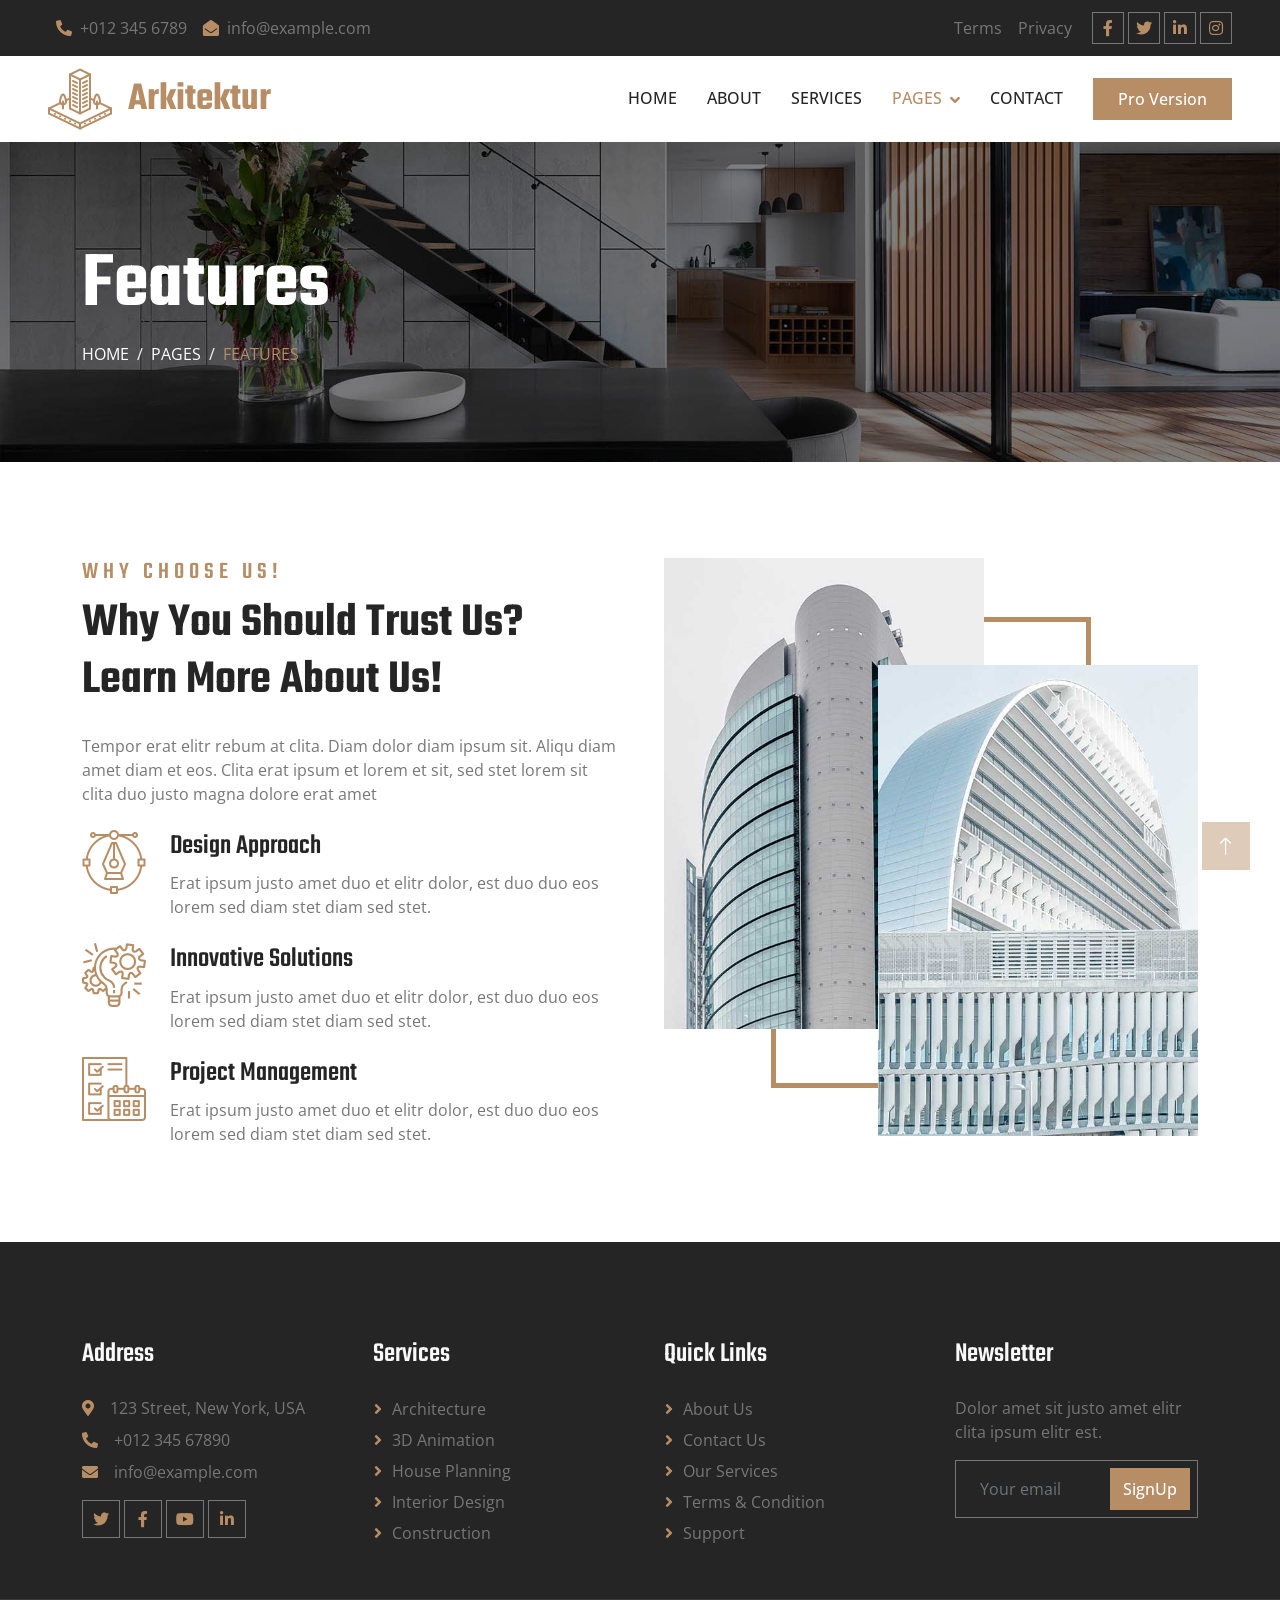
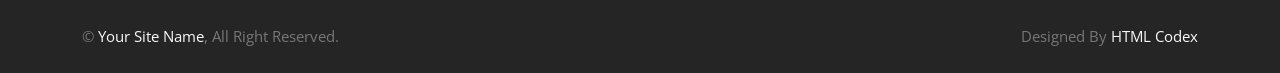
<file: feature.html>
<!DOCTYPE html>
<html lang="en">

<head>
    <meta charset="utf-8">
    <title>Arkitektur - Architecture HTML Template</title>
    <meta content="width=device-width, initial-scale=1.0" name="viewport">
    <meta content="" name="keywords">
    <meta content="" name="description">

    <!-- Favicon -->
    <link href="img/favicon.ico" rel="icon">

    <!-- Google Web Fonts -->
    <link rel="preconnect" href="https://fonts.googleapis.com">
    <link rel="preconnect" href="https://fonts.gstatic.com" crossorigin>
    <link href="https://fonts.googleapis.com/css2?family=Open+Sans:wght@400;500;600&family=Teko:wght@400;500;600&display=swap" rel="stylesheet">

    <!-- Icon Font Stylesheet -->
    <link href="https://cdnjs.cloudflare.com/ajax/libs/font-awesome/5.10.0/css/all.min.css" rel="stylesheet">
    <link href="https://cdn.jsdelivr.net/npm/bootstrap-icons@1.4.1/font/bootstrap-icons.css" rel="stylesheet">

    <!-- Libraries Stylesheet -->
    <link href="lib/animate/animate.min.css" rel="stylesheet">
    <link href="lib/owlcarousel/assets/owl.carousel.min.css" rel="stylesheet">
    <link href="lib/tempusdominus/css/tempusdominus-bootstrap-4.min.css" rel="stylesheet" />

    <!-- Customized Bootstrap Stylesheet -->
    <link href="css/bootstrap.min.css" rel="stylesheet">

    <!-- Template Stylesheet -->
    <link href="css/style.css" rel="stylesheet">
</head>

<body>
    <!-- Spinner Start -->
    <div id="spinner" class="show bg-white position-fixed translate-middle w-100 vh-100 top-50 start-50 d-flex align-items-center justify-content-center">
        <div class="spinner-border position-relative text-primary" style="width: 6rem; height: 6rem;" role="status"></div>
        <img class="position-absolute top-50 start-50 translate-middle" src="img/icons/icon-1.png" alt="Icon">
    </div>
    <!-- Spinner End -->


    <!-- Topbar Start -->
    <div class="container-fluid bg-dark p-0 wow fadeIn" data-wow-delay="0.1s">
        <div class="row gx-0 d-none d-lg-flex">
            <div class="col-lg-7 px-5 text-start">
                <div class="h-100 d-inline-flex align-items-center py-3 me-3">
                    <a class="text-body px-2" href="tel:+0123456789"><i class="fa fa-phone-alt text-primary me-2"></i>+012 345 6789</a>
                    <a class="text-body px-2" href="mailto:info@example.com"><i class="fa fa-envelope-open text-primary me-2"></i>info@example.com</a>
                </div>
            </div>
            <div class="col-lg-5 px-5 text-end">
                <div class="h-100 d-inline-flex align-items-center py-3 me-2">
                    <a class="text-body px-2" href="">Terms</a>
                    <a class="text-body px-2" href="">Privacy</a>
                </div>
                <div class="h-100 d-inline-flex align-items-center">
                    <a class="btn btn-sm-square btn-outline-body me-1" href=""><i class="fab fa-facebook-f"></i></a>
                    <a class="btn btn-sm-square btn-outline-body me-1" href=""><i class="fab fa-twitter"></i></a>
                    <a class="btn btn-sm-square btn-outline-body me-1" href=""><i class="fab fa-linkedin-in"></i></a>
                    <a class="btn btn-sm-square btn-outline-body me-0" href=""><i class="fab fa-instagram"></i></a>
                </div>
            </div>
        </div>
    </div>
    <!-- Topbar End -->


    <!-- Navbar Start -->
    <nav class="navbar navbar-expand-lg bg-white navbar-light sticky-top py-lg-0 px-lg-5 wow fadeIn" data-wow-delay="0.1s">
        <a href="index.html" class="navbar-brand ms-4 ms-lg-0">
            <h1 class="text-primary m-0"><img class="me-3" src="img/icons/icon-1.png" alt="Icon">Arkitektur</h1>
        </a>
        <button type="button" class="navbar-toggler me-4" data-bs-toggle="collapse" data-bs-target="#navbarCollapse">
            <span class="navbar-toggler-icon"></span>
        </button>
        <div class="collapse navbar-collapse" id="navbarCollapse">
            <div class="navbar-nav ms-auto p-4 p-lg-0">
                <a href="index.html" class="nav-item nav-link">Home</a>
                <a href="about.html" class="nav-item nav-link">About</a>
                <a href="service.html" class="nav-item nav-link">Services</a>
                <div class="nav-item dropdown">
                    <a href="#" class="nav-link dropdown-toggle active" data-bs-toggle="dropdown">Pages</a>
                    <div class="dropdown-menu border-0 m-0">
                        <a href="feature.html" class="dropdown-item active">Our Features</a>
                        <a href="project.html" class="dropdown-item">Our Projects</a>
                        <a href="team.html" class="dropdown-item">Team Members</a>
                        <a href="appointment.html" class="dropdown-item">Appointment</a>
                        <a href="testimonial.html" class="dropdown-item">Testimonial</a>
                        <a href="404.html" class="dropdown-item">404 Page</a>
                    </div>
                </div>
                <a href="contact.html" class="nav-item nav-link">Contact</a>
            </div>
            <a href="https://htmlcodex.com/architecture-html-template-pro" class="btn btn-primary py-2 px-4 d-none d-lg-block">Pro Version</a>
        </div>
    </nav>
    <!-- Navbar End -->


    <!-- Page Header Start -->
    <div class="container-fluid page-header py-5 mb-5 wow fadeIn" data-wow-delay="0.1s">
        <div class="container py-5">
            <h1 class="display-1 text-white animated slideInDown">Features</h1>
            <nav aria-label="breadcrumb animated slideInDown">
                <ol class="breadcrumb text-uppercase mb-0">
                    <li class="breadcrumb-item"><a class="text-white" href="#">Home</a></li>
                    <li class="breadcrumb-item"><a class="text-white" href="#">Pages</a></li>
                    <li class="breadcrumb-item text-primary active" aria-current="page">Features</li>
                </ol>
            </nav>
        </div>
    </div>
    <!-- Page Header End -->


    <!-- Feature Start -->
    <div class="container-xxl py-5">
        <div class="container">
            <div class="row g-5">
                <div class="col-lg-6 wow fadeInUp" data-wow-delay="0.1s">
                    <h4 class="section-title">Why Choose Us!</h4>
                    <h1 class="display-5 mb-4">Why You Should Trust Us? Learn More About Us!</h1>
                    <p class="mb-4">Tempor erat elitr rebum at clita. Diam dolor diam ipsum sit. Aliqu diam amet diam et eos. Clita erat ipsum et lorem et sit, sed stet lorem sit clita duo justo magna dolore erat amet</p>
                    <div class="row g-4">
                        <div class="col-12">
                            <div class="d-flex align-items-start">
                                <img class="flex-shrink-0" src="img/icons/icon-2.png" alt="Icon">
                                <div class="ms-4">
                                    <h3>Design Approach</h3>
                                    <p class="mb-0">Erat ipsum justo amet duo et elitr dolor, est duo duo eos lorem sed diam stet diam sed stet.</p>
                                </div>
                            </div>
                        </div>
                        <div class="col-12">
                            <div class="d-flex align-items-start">
                                <img class="flex-shrink-0" src="img/icons/icon-3.png" alt="Icon">
                                <div class="ms-4">
                                    <h3>Innovative Solutions</h3>
                                    <p class="mb-0">Erat ipsum justo amet duo et elitr dolor, est duo duo eos lorem sed diam stet diam sed stet.</p>
                                </div>
                            </div>
                        </div>
                        <div class="col-12">
                            <div class="d-flex align-items-start">
                                <img class="flex-shrink-0" src="img/icons/icon-4.png" alt="Icon">
                                <div class="ms-4">
                                    <h3>Project Management</h3>
                                    <p class="mb-0">Erat ipsum justo amet duo et elitr dolor, est duo duo eos lorem sed diam stet diam sed stet.</p>
                                </div>
                            </div>
                        </div>
                    </div>
                </div>
                <div class="col-lg-6 wow fadeInUp" data-wow-delay="0.5s">
                    <div class="feature-img">
                        <img class="img-fluid" src="img/about-2.jpg" alt="">
                        <img class="img-fluid" src="img/about-1.jpg" alt="">
                    </div>
                </div>
            </div>
        </div>
    </div>
    <!-- Feature End -->
        

    <!-- Footer Start -->
    <div class="container-fluid bg-dark text-body footer mt-5 pt-5 px-0 wow fadeIn" data-wow-delay="0.1s">
        <div class="container py-5">
            <div class="row g-5">
                <div class="col-lg-3 col-md-6">
                    <h3 class="text-light mb-4">Address</h3>
                    <p class="mb-2"><i class="fa fa-map-marker-alt text-primary me-3"></i>123 Street, New York, USA</p>
                    <p class="mb-2"><i class="fa fa-phone-alt text-primary me-3"></i>+012 345 67890</p>
                    <p class="mb-2"><i class="fa fa-envelope text-primary me-3"></i>info@example.com</p>
                    <div class="d-flex pt-2">
                        <a class="btn btn-square btn-outline-body me-1" href=""><i class="fab fa-twitter"></i></a>
                        <a class="btn btn-square btn-outline-body me-1" href=""><i class="fab fa-facebook-f"></i></a>
                        <a class="btn btn-square btn-outline-body me-1" href=""><i class="fab fa-youtube"></i></a>
                        <a class="btn btn-square btn-outline-body me-0" href=""><i class="fab fa-linkedin-in"></i></a>
                    </div>
                </div>
                <div class="col-lg-3 col-md-6">
                    <h3 class="text-light mb-4">Services</h3>
                    <a class="btn btn-link" href="">Architecture</a>
                    <a class="btn btn-link" href="">3D Animation</a>
                    <a class="btn btn-link" href="">House Planning</a>
                    <a class="btn btn-link" href="">Interior Design</a>
                    <a class="btn btn-link" href="">Construction</a>
                </div>
                <div class="col-lg-3 col-md-6">
                    <h3 class="text-light mb-4">Quick Links</h3>
                    <a class="btn btn-link" href="">About Us</a>
                    <a class="btn btn-link" href="">Contact Us</a>
                    <a class="btn btn-link" href="">Our Services</a>
                    <a class="btn btn-link" href="">Terms & Condition</a>
                    <a class="btn btn-link" href="">Support</a>
                </div>
                <div class="col-lg-3 col-md-6">
                    <h3 class="text-light mb-4">Newsletter</h3>
                    <p>Dolor amet sit justo amet elitr clita ipsum elitr est.</p>
                    <div class="position-relative mx-auto" style="max-width: 400px;">
                        <input class="form-control bg-transparent w-100 py-3 ps-4 pe-5" type="text" placeholder="Your email">
                        <button type="button" class="btn btn-primary py-2 position-absolute top-0 end-0 mt-2 me-2">SignUp</button>
                    </div>
                </div>
            </div>
        </div>
        <div class="container-fluid copyright">
            <div class="container">
                <div class="row">
                    <div class="col-md-6 text-center text-md-start mb-3 mb-md-0">
                        &copy; <a href="#">Your Site Name</a>, All Right Reserved.
                    </div>
                    <div class="col-md-6 text-center text-md-end">
                        <!--/*** This template is free as long as you keep the footer author’s credit link/attribution link/backlink. If you'd like to use the template without the footer author’s credit link/attribution link/backlink, you can purchase the Credit Removal License from "https://htmlcodex.com/credit-removal". Thank you for your support. ***/-->
                        Designed By <a href="https://htmlcodex.com">HTML Codex</a>
                    </div>
                </div>
            </div>
        </div>
    </div>
    <!-- Footer End -->


    <!-- Back to Top -->
    <a href="#" class="btn btn-lg btn-primary btn-lg-square back-to-top"><i class="bi bi-arrow-up"></i></a>


    <!-- JavaScript Libraries -->
    <script src="https://code.jquery.com/jquery-3.4.1.min.js"></script>
    <script src="https://cdn.jsdelivr.net/npm/bootstrap@5.0.0/dist/js/bootstrap.bundle.min.js"></script>
    <script src="lib/wow/wow.min.js"></script>
    <script src="lib/easing/easing.min.js"></script>
    <script src="lib/waypoints/waypoints.min.js"></script>
    <script src="lib/counterup/counterup.min.js"></script>
    <script src="lib/owlcarousel/owl.carousel.min.js"></script>
    <script src="lib/tempusdominus/js/moment.min.js"></script>
    <script src="lib/tempusdominus/js/moment-timezone.min.js"></script>
    <script src="lib/tempusdominus/js/tempusdominus-bootstrap-4.min.js"></script>

    <!-- Template Javascript -->
    <script src="js/main.js"></script>
</body>

</html>
</file>
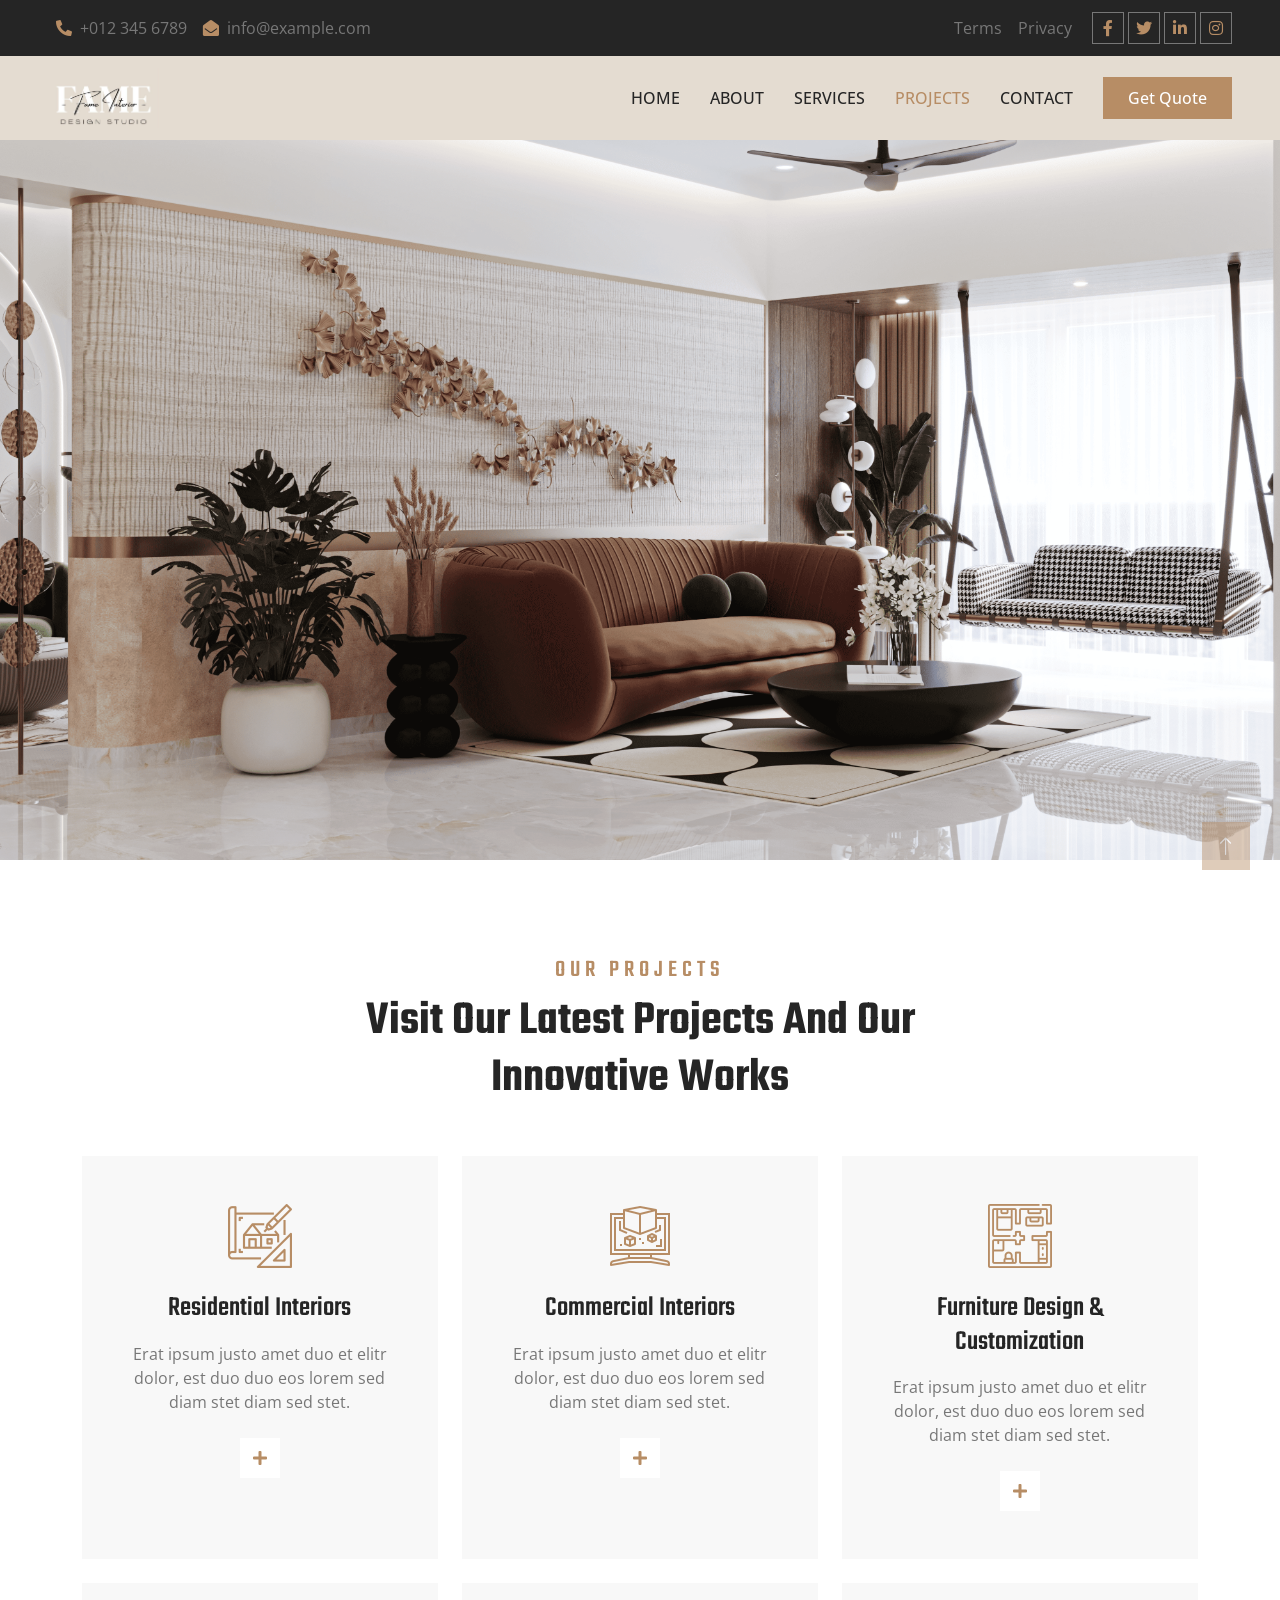
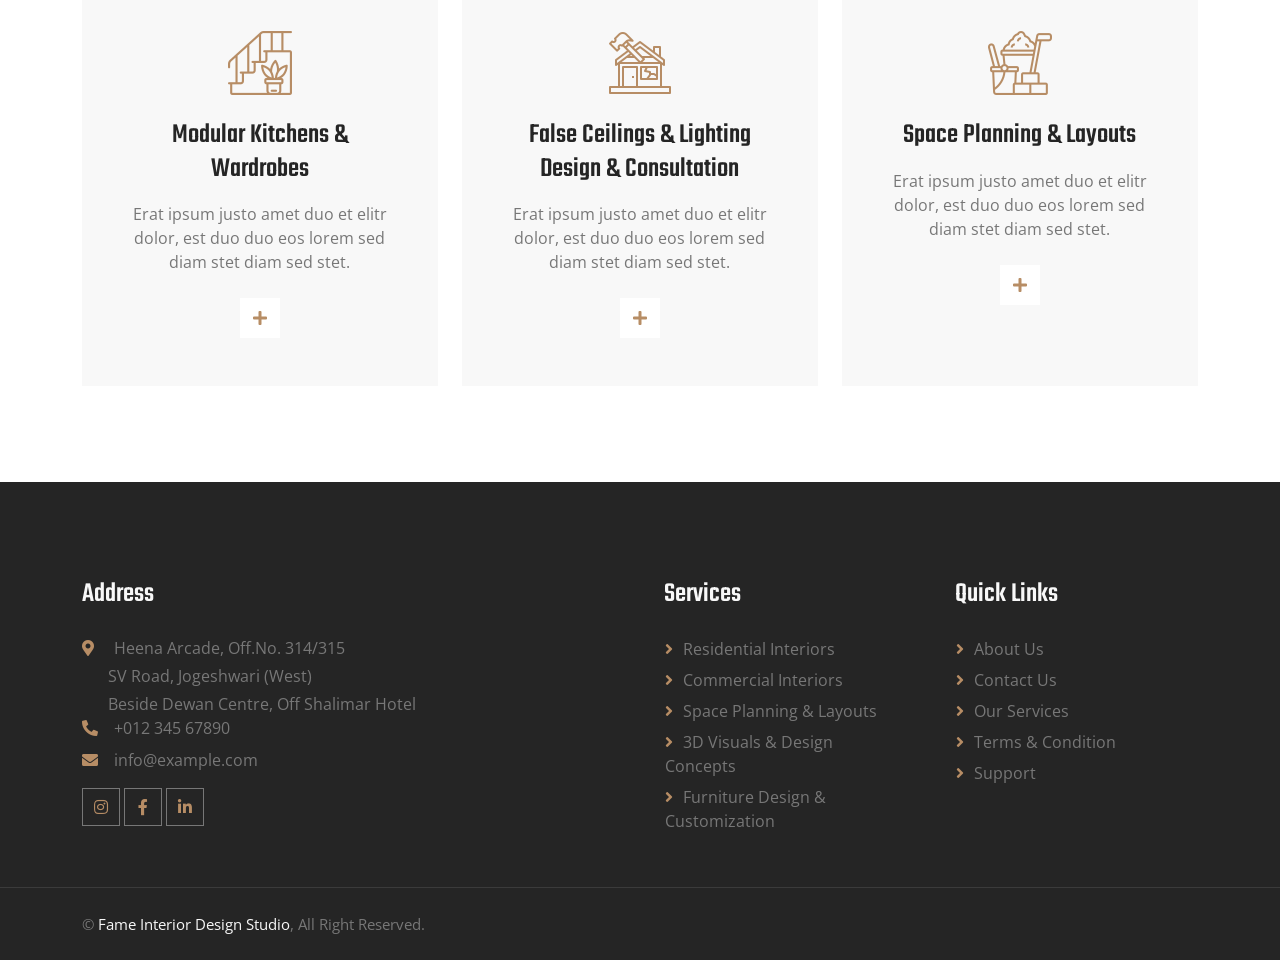
<file: NewIndex.html>
<!DOCTYPE html>
<html lang="en">

<head>
    <meta charset="utf-8">
    <title>Fame Interior Design Studio</title>
    <meta content="width=device-width, initial-scale=1.0" name="viewport">
    <meta content="" name="keywords">
    <meta content="" name="description">

    <!-- Favicon -->
    <link href="img/favicon.ico" rel="icon">

    <!-- Google Web Fonts -->
    <link rel="preconnect" href="https://fonts.googleapis.com">
    <link rel="preconnect" href="https://fonts.gstatic.com" crossorigin>
    <link href="https://fonts.googleapis.com/css2?family=Open+Sans:wght@400;500;600&family=Teko:wght@400;500;600&display=swap" rel="stylesheet">

    <!-- Icon Font Stylesheet -->
    <link href="https://cdnjs.cloudflare.com/ajax/libs/font-awesome/5.10.0/css/all.min.css" rel="stylesheet">
    <link href="https://cdn.jsdelivr.net/npm/bootstrap-icons@1.4.1/font/bootstrap-icons.css" rel="stylesheet">

    <!-- Libraries Stylesheet -->
    <link href="lib/animate/animate.min.css" rel="stylesheet">
    <link href="lib/owlcarousel/assets/owl.carousel.min.css" rel="stylesheet">
    <link href="lib/tempusdominus/css/tempusdominus-bootstrap-4.min.css" rel="stylesheet" />

    <!-- Customized Bootstrap Stylesheet -->
    <link href="css/bootstrap.min.css" rel="stylesheet">

    <!-- Template Stylesheet -->
    <link href="css/style.css" rel="stylesheet">
    <style>
        .bg-white {
            background-color: #e4dcd1 !important;
        }
    </style>
</head>

<body>
    <!-- Spinner Start -->
    <div id="spinner" class="show bg-white position-fixed translate-middle w-100 vh-100 top-50 start-50 d-flex align-items-center justify-content-center">
        <div class="spinner-border position-relative text-primary" style="width: 6rem; height: 6rem;" role="status"></div>
        <img class="position-absolute top-50 start-50 translate-middle" src="img/icons/icon-1.png" alt="Icon">
    </div>
    <!-- Spinner End -->
    <!-- Topbar Start -->
    <div class="container-fluid bg-dark p-0 wow fadeIn" data-wow-delay="0.1s">
        <div class="row gx-0 d-none d-lg-flex">
            <div class="col-lg-7 px-5 text-start">
                <div class="h-100 d-inline-flex align-items-center py-3 me-3">
                    <a class="text-body px-2" href="tel:+0123456789"><i class="fa fa-phone-alt text-primary me-2"></i>+012 345 6789</a>
                    <a class="text-body px-2" href="mailto:info@example.com"><i class="fa fa-envelope-open text-primary me-2"></i>info@example.com</a>
                </div>
            </div>
            <div class="col-lg-5 px-5 text-end">
                <div class="h-100 d-inline-flex align-items-center py-3 me-2">
                    <a class="text-body px-2" href="">Terms</a>
                    <a class="text-body px-2" href="">Privacy</a>
                </div>
                <div class="h-100 d-inline-flex align-items-center">
                    <a class="btn btn-sm-square btn-outline-body me-1" href=""><i class="fab fa-facebook-f"></i></a>
                    <a class="btn btn-sm-square btn-outline-body me-1" href=""><i class="fab fa-twitter"></i></a>
                    <a class="btn btn-sm-square btn-outline-body me-1" href=""><i class="fab fa-linkedin-in"></i></a>
                    <a class="btn btn-sm-square btn-outline-body me-0" href=""><i class="fab fa-instagram"></i></a>
                </div>
            </div>
        </div>
    </div>
    <!-- Topbar End -->
    <!-- Navbar Start -->
    <nav class="navbar navbar-expand-lg bg-white navbar-light sticky-top py-lg-0 px-lg-5 wow fadeIn" data-wow-delay="0.1s">
        <a href="index.html" class="navbar-brand ms-4 ms-lg-0">
            <img src="img/icons/small.png" alt="Logo" style="height: 60px;">
        </a>
        <button type="button" class="navbar-toggler me-4" data-bs-toggle="collapse" data-bs-target="#navbarCollapse">
            <span class="navbar-toggler-icon"></span>
        </button>
        <div class="collapse navbar-collapse" id="navbarCollapse">
            <div class="navbar-nav ms-auto p-4 p-lg-0">
                <a href="index.html" class="nav-item nav-link">Home</a>
                <a href="about.html" class="nav-item nav-link">About</a>
                <a href="service.html" class="nav-item nav-link ">Services</a>
                <a href="project.html" class="nav-item nav-link active">Projects</a>
                <a href="contact.html" class="nav-item nav-link">Contact</a>
            </div>
            <a href="Quote.html" class="btn btn-primary py-2 px-4 d-none d-lg-block">Get Quote</a>
        </div>
    </nav>
    <!-- Navbar End -->
    <!-- Page Header Start -->
    <div class="container-fluid page-headerIndex py-5 mb-5 wow fadeIn" data-wow-delay="0.1s">
        <div class="container py-5">
            <div class="lg">

            </div>
            
        </div>
    </div>
    <!-- Page Header End -->
    <!-- Project Start -->
    <div class="container-xxl project py-5">
        <div class="container">
            <div class="text-center mx-auto mb-5 wow fadeInUp" data-wow-delay="0.1s" style="max-width: 600px;">
                <h4 class="section-title">Our Projects</h4>
                <h1 class="display-5 mb-4">Visit Our Latest Projects And Our Innovative Works</h1>
            </div>
            <div class="row g-4">
                <div class="col-lg-4 col-md-6 wow fadeInUp" data-wow-delay="0.1s">
                    <div class="service-item d-flex position-relative text-center h-100">
                        <img class="bg-img" src="img/service-1.jpg" alt="">
                        <div class="service-text p-5">
                            <img class="mb-4" src="img/icons/icon-5.png" alt="Icon">
                            <h3 class="mb-3">Residential Interiors</h3>
                            <p class="mb-4">Erat ipsum justo amet duo et elitr dolor, est duo duo eos lorem sed diam stet diam sed stet.</p>
                            <a class="btn" href=""><i class="fa fa-plus text-primary me-3"></i>Read More</a>
                        </div>
                    </div>
                </div>
                <div class="col-lg-4 col-md-6 wow fadeInUp" data-wow-delay="0.3s">
                    <div class="service-item d-flex position-relative text-center h-100">
                        <img class="bg-img" src="img/service-2.jpg" alt="">
                        <div class="service-text p-5">
                            <img class="mb-4" src="img/icons/icon-6.png" alt="Icon">
                            <h3 class="mb-3">Commercial Interiors</h3>
                            <p class="mb-4">Erat ipsum justo amet duo et elitr dolor, est duo duo eos lorem sed diam stet diam sed stet.</p>
                            <a class="btn" href=""><i class="fa fa-plus text-primary me-3"></i>Read More</a>
                        </div>
                    </div>
                </div>
                <div class="col-lg-4 col-md-6 wow fadeInUp" data-wow-delay="0.5s">
                    <div class="service-item d-flex position-relative text-center h-100">
                        <img class="bg-img" src="img/service-3.jpg" alt="">
                        <div class="service-text p-5">
                            <img class="mb-4" src="img/icons/icon-7.png" alt="Icon">
                            <h3 class="mb-3">Furniture Design & Customization</h3>
                            <p class="mb-4">Erat ipsum justo amet duo et elitr dolor, est duo duo eos lorem sed diam stet diam sed stet.</p>
                            <a class="btn" href=""><i class="fa fa-plus text-primary me-3"></i>Read More</a>
                        </div>
                    </div>
                </div>
                <div class="col-lg-4 col-md-6 wow fadeInUp" data-wow-delay="0.1s">
                    <div class="service-item d-flex position-relative text-center h-100">
                        <img class="bg-img" src="img/service-4.jpg" alt="">
                        <div class="service-text p-5">
                            <img class="mb-4" src="img/icons/icon-8.png" alt="Icon">
                            <h3 class="mb-3">Modular Kitchens & Wardrobes</h3>
                            <p class="mb-4">Erat ipsum justo amet duo et elitr dolor, est duo duo eos lorem sed diam stet diam sed stet.</p>
                            <a class="btn" href=""><i class="fa fa-plus text-primary me-3"></i>Read More</a>
                        </div>
                    </div>
                </div>
                <div class="col-lg-4 col-md-6 wow fadeInUp" data-wow-delay="0.3s">
                    <div class="service-item d-flex position-relative text-center h-100">
                        <img class="bg-img" src="img/service-5.jpg" alt="">
                        <div class="service-text p-5">
                            <img class="mb-4" src="img/icons/icon-9.png" alt="Icon">
                            <h3 class="mb-3">False Ceilings & Lighting Design & Consultation</h3>
                            <p class="mb-4">Erat ipsum justo amet duo et elitr dolor, est duo duo eos lorem sed diam stet diam sed stet.</p>
                            <a class="btn" href=""><i class="fa fa-plus text-primary me-3"></i>Read More</a>
                        </div>
                    </div>
                </div>
                <div class="col-lg-4 col-md-6 wow fadeInUp" data-wow-delay="0.5s">
                    <div class="service-item d-flex position-relative text-center h-100">
                        <img class="bg-img" src="img/service-6.jpg" alt="">
                        <div class="service-text p-5">
                            <img class="mb-4" src="img/icons/icon-10.png" alt="Icon">
                            <h3 class="mb-3">Space Planning & Layouts</h3>
                            <p class="mb-4">Erat ipsum justo amet duo et elitr dolor, est duo duo eos lorem sed diam stet diam sed stet.</p>
                            <a class="btn" href=""><i class="fa fa-plus text-primary me-3"></i>Read More</a>
                        </div>
                    </div>
                </div>
            </div>
        </div>
    </div>
    <!-- Project End -->
    <!-- Footer Start -->
    <div class="container-fluid bg-dark text-body footer mt-5 pt-5 px-0 wow fadeIn" data-wow-delay="0.1s">
        <div class="container py-5">
            <div class="row g-5">
                <div class="col-lg-6 col-md-6">
                    <h3 class="text-light mb-4">Address</h3>
                    <p class="mb-0 text-justify">
                        <i class="fa fa-map-marker-alt text-primary me-3"></i>
                        Heena Arcade, Off.No. 314/315
                    </p>
                    <p class="mb-0 m-1 text-justify" style="padding-left:22px;">
                        SV Road, Jogeshwari (West)
                    </p>
                    <p class="mb-0 m-1 text-justify" style="padding-left:22px;">
                        Beside Dewan Centre, Off Shalimar Hotel
                    </p>
                    <p class="mb-2"><i class="fa fa-phone-alt text-primary me-3"></i>+012 345 67890</p>
                    <p class="mb-2"><i class="fa fa-envelope text-primary me-3"></i>info@example.com</p>

                    <div class="d-flex pt-2">
                        <a class="btn btn-square btn-outline-body me-1" href=""><i class="fab fa-instagram"></i></a>
                        <a class="btn btn-square btn-outline-body me-1" href=""><i class="fab fa-facebook-f"></i></a>
                        <a class="btn btn-square btn-outline-body me-0" href=""><i class="fab fa-linkedin-in"></i></a>
                    </div>
                </div>
                <div class="col-lg-3 col-md-6 d-none d-lg-block">
                    <h3 class="text-light mb-4">Services</h3>
                    <a class="btn btn-link" href="">Residential Interiors</a>
                    <a class="btn btn-link" href="">Commercial Interiors </a>
                    <a class="btn btn-link" href="">Space Planning & Layouts </a>
                    <a class="btn btn-link" href="">3D Visuals & Design Concepts</a>
                    <a class="btn btn-link" href="">Furniture Design & Customization </a>
                </div>
                <div class="col-lg-3 col-md-6 d-none d-lg-block">
                    <h3 class="text-light mb-4">Quick Links</h3>
                    <a class="btn btn-link" href="">About Us</a>
                    <a class="btn btn-link" href="">Contact Us</a>
                    <a class="btn btn-link" href="">Our Services</a>
                    <a class="btn btn-link" href="">Terms & Condition</a>
                    <a class="btn btn-link" href="">Support</a>
                </div>
            </div>
        </div>
        <div class="container-fluid copyright">
            <div class="container">
                <div class="row">
                    <div class="col-md-6 text-center text-md-start mb-3 mb-md-0">
                        &copy; <a href="#">Fame Interior Design Studio</a>, All Right Reserved.
                    </div>
                    <!--<div class="col-md-6 text-center text-md-end">-->
                    <!--/*** This template is free as long as you keep the footer author’s credit link/attribution link/backlink. If you'd like to use the template without the footer author’s credit link/attribution link/backlink, you can purchase the Credit Removal License from "https://htmlcodex.com/credit-removal". Thank you for your support. ***/-->
                    <!--Designed By <a href="https://htmlcodex.com">HTML Codex</a>
                    </div>-->
                </div>
            </div>
        </div>
    </div>
    <!-- Footer End -->
    <!-- Back to Top -->
    <a href="#" class="btn btn-lg btn-primary btn-lg-square back-to-top"><i class="bi bi-arrow-up"></i></a>


    <!-- JavaScript Libraries -->
    <script src="https://code.jquery.com/jquery-3.4.1.min.js"></script>
    <script src="https://cdn.jsdelivr.net/npm/bootstrap@5.0.0/dist/js/bootstrap.bundle.min.js"></script>
    <script src="lib/wow/wow.min.js"></script>
    <script src="lib/easing/easing.min.js"></script>
    <script src="lib/waypoints/waypoints.min.js"></script>
    <script src="lib/counterup/counterup.min.js"></script>
    <script src="lib/owlcarousel/owl.carousel.min.js"></script>
    <script src="lib/tempusdominus/js/moment.min.js"></script>
    <script src="lib/tempusdominus/js/moment-timezone.min.js"></script>
    <script src="lib/tempusdominus/js/tempusdominus-bootstrap-4.min.js"></script>

    <!-- Template Javascript -->
    <script src="js/main.js"></script>
</body>

</html>
</file>
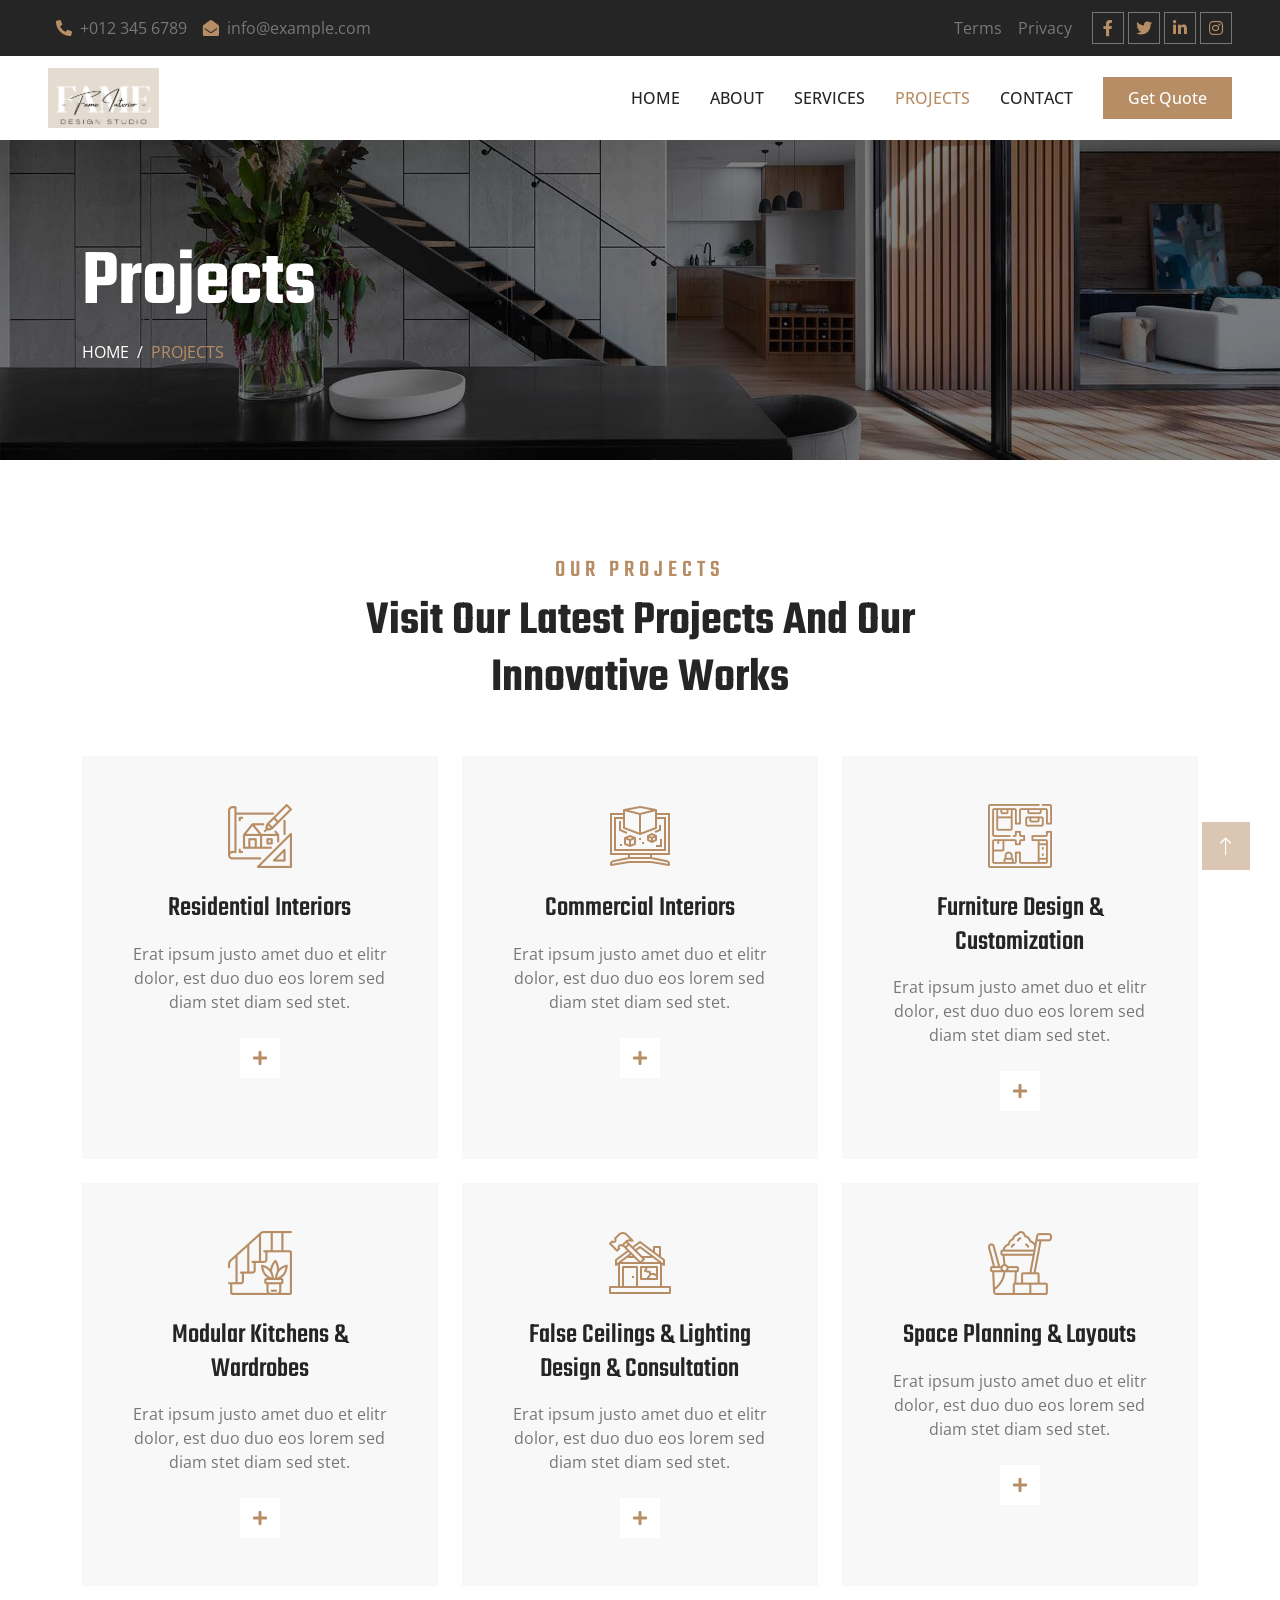
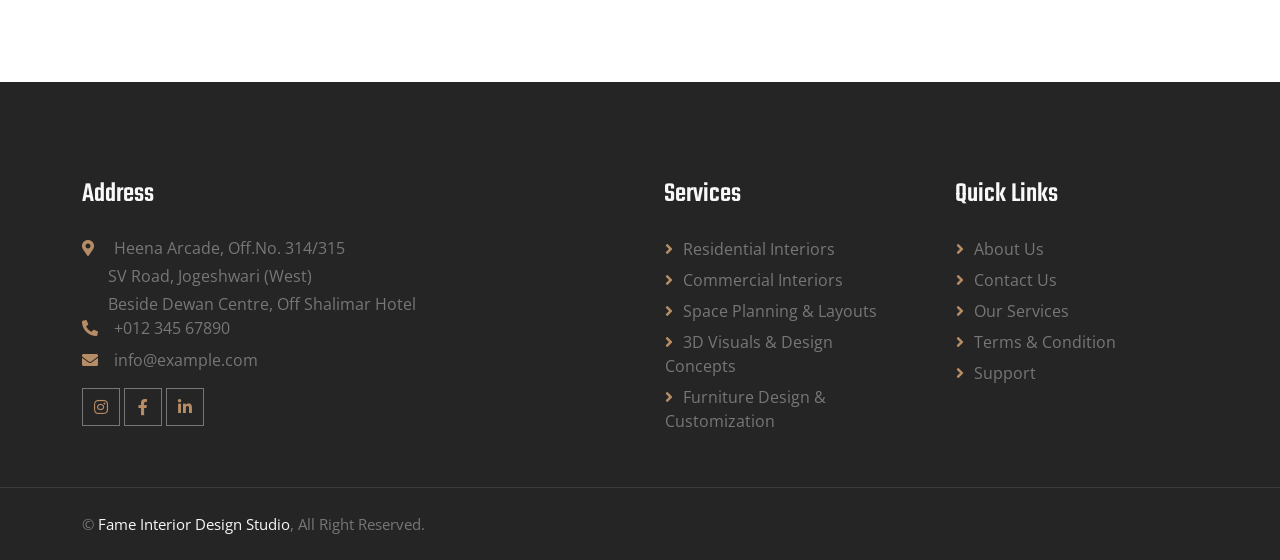
<file: project.html>
<!DOCTYPE html>
<html lang="en">

<head>
    <meta charset="utf-8">
    <title>Fame Interior Design Studio</title>
    <meta content="width=device-width, initial-scale=1.0" name="viewport">
    <meta content="" name="keywords">
    <meta content="" name="description">

    <!-- Favicon -->
    <link href="img/favicon.ico" rel="icon">

    <!-- Google Web Fonts -->
    <link rel="preconnect" href="https://fonts.googleapis.com">
    <link rel="preconnect" href="https://fonts.gstatic.com" crossorigin>
    <link href="https://fonts.googleapis.com/css2?family=Open+Sans:wght@400;500;600&family=Teko:wght@400;500;600&display=swap" rel="stylesheet">

    <!-- Icon Font Stylesheet -->
    <link href="https://cdnjs.cloudflare.com/ajax/libs/font-awesome/5.10.0/css/all.min.css" rel="stylesheet">
    <link href="https://cdn.jsdelivr.net/npm/bootstrap-icons@1.4.1/font/bootstrap-icons.css" rel="stylesheet">

    <!-- Libraries Stylesheet -->
    <link href="lib/animate/animate.min.css" rel="stylesheet">
    <link href="lib/owlcarousel/assets/owl.carousel.min.css" rel="stylesheet">
    <link href="lib/tempusdominus/css/tempusdominus-bootstrap-4.min.css" rel="stylesheet" />

    <!-- Customized Bootstrap Stylesheet -->
    <link href="css/bootstrap.min.css" rel="stylesheet">

    <!-- Template Stylesheet -->
    <link href="css/style.css" rel="stylesheet">
</head>

<body>
    <!-- Spinner Start -->
    <div id="spinner" class="show bg-white position-fixed translate-middle w-100 vh-100 top-50 start-50 d-flex align-items-center justify-content-center">
        <div class="spinner-border position-relative text-primary" style="width: 6rem; height: 6rem;" role="status"></div>
        <img class="position-absolute top-50 start-50 translate-middle" src="img/icons/icon-1.png" alt="Icon">
    </div>
    <!-- Spinner End -->
    <!-- Topbar Start -->
    <div class="container-fluid bg-dark p-0 wow fadeIn" data-wow-delay="0.1s">
        <div class="row gx-0 d-none d-lg-flex">
            <div class="col-lg-7 px-5 text-start">
                <div class="h-100 d-inline-flex align-items-center py-3 me-3">
                    <a class="text-body px-2" href="tel:+0123456789"><i class="fa fa-phone-alt text-primary me-2"></i>+012 345 6789</a>
                    <a class="text-body px-2" href="mailto:info@example.com"><i class="fa fa-envelope-open text-primary me-2"></i>info@example.com</a>
                </div>
            </div>
            <div class="col-lg-5 px-5 text-end">
                <div class="h-100 d-inline-flex align-items-center py-3 me-2">
                    <a class="text-body px-2" href="">Terms</a>
                    <a class="text-body px-2" href="">Privacy</a>
                </div>
                <div class="h-100 d-inline-flex align-items-center">
                    <a class="btn btn-sm-square btn-outline-body me-1" href=""><i class="fab fa-facebook-f"></i></a>
                    <a class="btn btn-sm-square btn-outline-body me-1" href=""><i class="fab fa-twitter"></i></a>
                    <a class="btn btn-sm-square btn-outline-body me-1" href=""><i class="fab fa-linkedin-in"></i></a>
                    <a class="btn btn-sm-square btn-outline-body me-0" href=""><i class="fab fa-instagram"></i></a>
                </div>
            </div>
        </div>
    </div>
    <!-- Topbar End -->
    <!-- Navbar Start -->
    <nav class="navbar navbar-expand-lg bg-white navbar-light sticky-top py-lg-0 px-lg-5 wow fadeIn" data-wow-delay="0.1s">
        <a href="index.html" class="navbar-brand ms-4 ms-lg-0">
            <img src="img/icons/small.png" alt="Logo" style="height: 60px;">
        </a>
        <button type="button" class="navbar-toggler me-4" data-bs-toggle="collapse" data-bs-target="#navbarCollapse">
            <span class="navbar-toggler-icon"></span>
        </button>
        <div class="collapse navbar-collapse" id="navbarCollapse">
            <div class="navbar-nav ms-auto p-4 p-lg-0">
                <a href="index.html" class="nav-item nav-link">Home</a>
                <a href="about.html" class="nav-item nav-link">About</a>
                <a href="service.html" class="nav-item nav-link ">Services</a>
                <a href="project.html" class="nav-item nav-link active">Projects</a>
                <a href="contact.html" class="nav-item nav-link">Contact</a>
            </div>
            <a href="Quote.html" class="btn btn-primary py-2 px-4 d-none d-lg-block">Get Quote</a>
        </div>
    </nav>
    <!-- Navbar End -->
    <!-- Page Header Start -->
    <div class="container-fluid page-header py-5 mb-5 wow fadeIn" data-wow-delay="0.1s">
        <div class="container py-5">
            <h1 class="display-1 text-white animated slideInDown">Projects</h1>
            <nav aria-label="breadcrumb animated slideInDown">
                <ol class="breadcrumb text-uppercase mb-0">
                    <li class="breadcrumb-item"><a class="text-white" href="#">Home</a></li>
                    <li class="breadcrumb-item text-primary active" aria-current="page">Projects</li>
                </ol>
            </nav>
        </div>
    </div>
    <!-- Page Header End -->
    <!-- Project Start -->
    <div class="container-xxl project py-5">
        <div class="container">
            <div class="text-center mx-auto mb-5 wow fadeInUp" data-wow-delay="0.1s" style="max-width: 600px;">
                <h4 class="section-title">Our Projects</h4>
                <h1 class="display-5 mb-4">Visit Our Latest Projects And Our Innovative Works</h1>
            </div>
            <div class="row g-4">
                <div class="col-lg-4 col-md-6 wow fadeInUp" data-wow-delay="0.1s">
                    <div class="service-item d-flex position-relative text-center h-100">
                        <img class="bg-img" src="img/service-1.jpg" alt="">
                        <div class="service-text p-5">
                            <img class="mb-4" src="img/icons/icon-5.png" alt="Icon">
                            <h3 class="mb-3">Residential Interiors</h3>
                            <p class="mb-4">Erat ipsum justo amet duo et elitr dolor, est duo duo eos lorem sed diam stet diam sed stet.</p>
                            <a class="btn" href=""><i class="fa fa-plus text-primary me-3"></i>Read More</a>
                        </div>
                    </div>
                </div>
                <div class="col-lg-4 col-md-6 wow fadeInUp" data-wow-delay="0.3s">
                    <div class="service-item d-flex position-relative text-center h-100">
                        <img class="bg-img" src="img/service-2.jpg" alt="">
                        <div class="service-text p-5">
                            <img class="mb-4" src="img/icons/icon-6.png" alt="Icon">
                            <h3 class="mb-3">Commercial Interiors</h3>
                            <p class="mb-4">Erat ipsum justo amet duo et elitr dolor, est duo duo eos lorem sed diam stet diam sed stet.</p>
                            <a class="btn" href=""><i class="fa fa-plus text-primary me-3"></i>Read More</a>
                        </div>
                    </div>
                </div>
                <div class="col-lg-4 col-md-6 wow fadeInUp" data-wow-delay="0.5s">
                    <div class="service-item d-flex position-relative text-center h-100">
                        <img class="bg-img" src="img/service-3.jpg" alt="">
                        <div class="service-text p-5">
                            <img class="mb-4" src="img/icons/icon-7.png" alt="Icon">
                            <h3 class="mb-3">Furniture Design & Customization</h3>
                            <p class="mb-4">Erat ipsum justo amet duo et elitr dolor, est duo duo eos lorem sed diam stet diam sed stet.</p>
                            <a class="btn" href=""><i class="fa fa-plus text-primary me-3"></i>Read More</a>
                        </div>
                    </div>
                </div>
                <div class="col-lg-4 col-md-6 wow fadeInUp" data-wow-delay="0.1s">
                    <div class="service-item d-flex position-relative text-center h-100">
                        <img class="bg-img" src="img/service-4.jpg" alt="">
                        <div class="service-text p-5">
                            <img class="mb-4" src="img/icons/icon-8.png" alt="Icon">
                            <h3 class="mb-3">Modular Kitchens & Wardrobes</h3>
                            <p class="mb-4">Erat ipsum justo amet duo et elitr dolor, est duo duo eos lorem sed diam stet diam sed stet.</p>
                            <a class="btn" href=""><i class="fa fa-plus text-primary me-3"></i>Read More</a>
                        </div>
                    </div>
                </div>
                <div class="col-lg-4 col-md-6 wow fadeInUp" data-wow-delay="0.3s">
                    <div class="service-item d-flex position-relative text-center h-100">
                        <img class="bg-img" src="img/service-5.jpg" alt="">
                        <div class="service-text p-5">
                            <img class="mb-4" src="img/icons/icon-9.png" alt="Icon">
                            <h3 class="mb-3">False Ceilings & Lighting Design & Consultation</h3>
                            <p class="mb-4">Erat ipsum justo amet duo et elitr dolor, est duo duo eos lorem sed diam stet diam sed stet.</p>
                            <a class="btn" href=""><i class="fa fa-plus text-primary me-3"></i>Read More</a>
                        </div>
                    </div>
                </div>
                <div class="col-lg-4 col-md-6 wow fadeInUp" data-wow-delay="0.5s">
                    <div class="service-item d-flex position-relative text-center h-100">
                        <img class="bg-img" src="img/service-6.jpg" alt="">
                        <div class="service-text p-5">
                            <img class="mb-4" src="img/icons/icon-10.png" alt="Icon">
                            <h3 class="mb-3">Space Planning & Layouts</h3>
                            <p class="mb-4">Erat ipsum justo amet duo et elitr dolor, est duo duo eos lorem sed diam stet diam sed stet.</p>
                            <a class="btn" href=""><i class="fa fa-plus text-primary me-3"></i>Read More</a>
                        </div>
                    </div>
                </div>
            </div>
        </div>
    </div>
    <!-- Project End -->
    <!-- Footer Start -->
    <div class="container-fluid bg-dark text-body footer mt-5 pt-5 px-0 wow fadeIn" data-wow-delay="0.1s">
        <div class="container py-5">
            <div class="row g-5">
                <div class="col-lg-6 col-md-6">
                    <h3 class="text-light mb-4">Address</h3>
                    <p class="mb-0 text-justify">
                        <i class="fa fa-map-marker-alt text-primary me-3"></i>
                        Heena Arcade, Off.No. 314/315
                    </p>
                    <p class="mb-0 m-1 text-justify" style="padding-left:22px;">
                        SV Road, Jogeshwari (West)
                    </p>
                    <p class="mb-0 m-1 text-justify" style="padding-left:22px;">
                        Beside Dewan Centre, Off Shalimar Hotel
                    </p>
                    <p class="mb-2"><i class="fa fa-phone-alt text-primary me-3"></i>+012 345 67890</p>
                    <p class="mb-2"><i class="fa fa-envelope text-primary me-3"></i>info@example.com</p>

                    <div class="d-flex pt-2">
                        <a class="btn btn-square btn-outline-body me-1" href=""><i class="fab fa-instagram"></i></a>
                        <a class="btn btn-square btn-outline-body me-1" href=""><i class="fab fa-facebook-f"></i></a>
                        <a class="btn btn-square btn-outline-body me-0" href=""><i class="fab fa-linkedin-in"></i></a>
                    </div>
                </div>
                <div class="col-lg-3 col-md-6 d-none d-lg-block">
                    <h3 class="text-light mb-4">Services</h3>
                    <a class="btn btn-link" href="">Residential Interiors</a>
                    <a class="btn btn-link" href="">Commercial Interiors </a>
                    <a class="btn btn-link" href="">Space Planning & Layouts </a>
                    <a class="btn btn-link" href="">3D Visuals & Design Concepts</a>
                    <a class="btn btn-link" href="">Furniture Design & Customization </a>
                </div>
                <div class="col-lg-3 col-md-6 d-none d-lg-block">
                    <h3 class="text-light mb-4">Quick Links</h3>
                    <a class="btn btn-link" href="">About Us</a>
                    <a class="btn btn-link" href="">Contact Us</a>
                    <a class="btn btn-link" href="">Our Services</a>
                    <a class="btn btn-link" href="">Terms & Condition</a>
                    <a class="btn btn-link" href="">Support</a>
                </div>
            </div>
        </div>
        <div class="container-fluid copyright">
            <div class="container">
                <div class="row">
                    <div class="col-md-6 text-center text-md-start mb-3 mb-md-0">
                        &copy; <a href="#">Fame Interior Design Studio</a>, All Right Reserved.
                    </div>
                    <!--<div class="col-md-6 text-center text-md-end">-->
                    <!--/*** This template is free as long as you keep the footer author’s credit link/attribution link/backlink. If you'd like to use the template without the footer author’s credit link/attribution link/backlink, you can purchase the Credit Removal License from "https://htmlcodex.com/credit-removal". Thank you for your support. ***/-->
                    <!--Designed By <a href="https://htmlcodex.com">HTML Codex</a>
                    </div>-->
                </div>
            </div>
        </div>
    </div>
    <!-- Footer End -->
    <!-- Back to Top -->
    <a href="#" class="btn btn-lg btn-primary btn-lg-square back-to-top"><i class="bi bi-arrow-up"></i></a>


    <!-- JavaScript Libraries -->
    <script src="https://code.jquery.com/jquery-3.4.1.min.js"></script>
    <script src="https://cdn.jsdelivr.net/npm/bootstrap@5.0.0/dist/js/bootstrap.bundle.min.js"></script>
    <script src="lib/wow/wow.min.js"></script>
    <script src="lib/easing/easing.min.js"></script>
    <script src="lib/waypoints/waypoints.min.js"></script>
    <script src="lib/counterup/counterup.min.js"></script>
    <script src="lib/owlcarousel/owl.carousel.min.js"></script>
    <script src="lib/tempusdominus/js/moment.min.js"></script>
    <script src="lib/tempusdominus/js/moment-timezone.min.js"></script>
    <script src="lib/tempusdominus/js/tempusdominus-bootstrap-4.min.js"></script>

    <!-- Template Javascript -->
    <script src="js/main.js"></script>
</body>

</html>
</file>
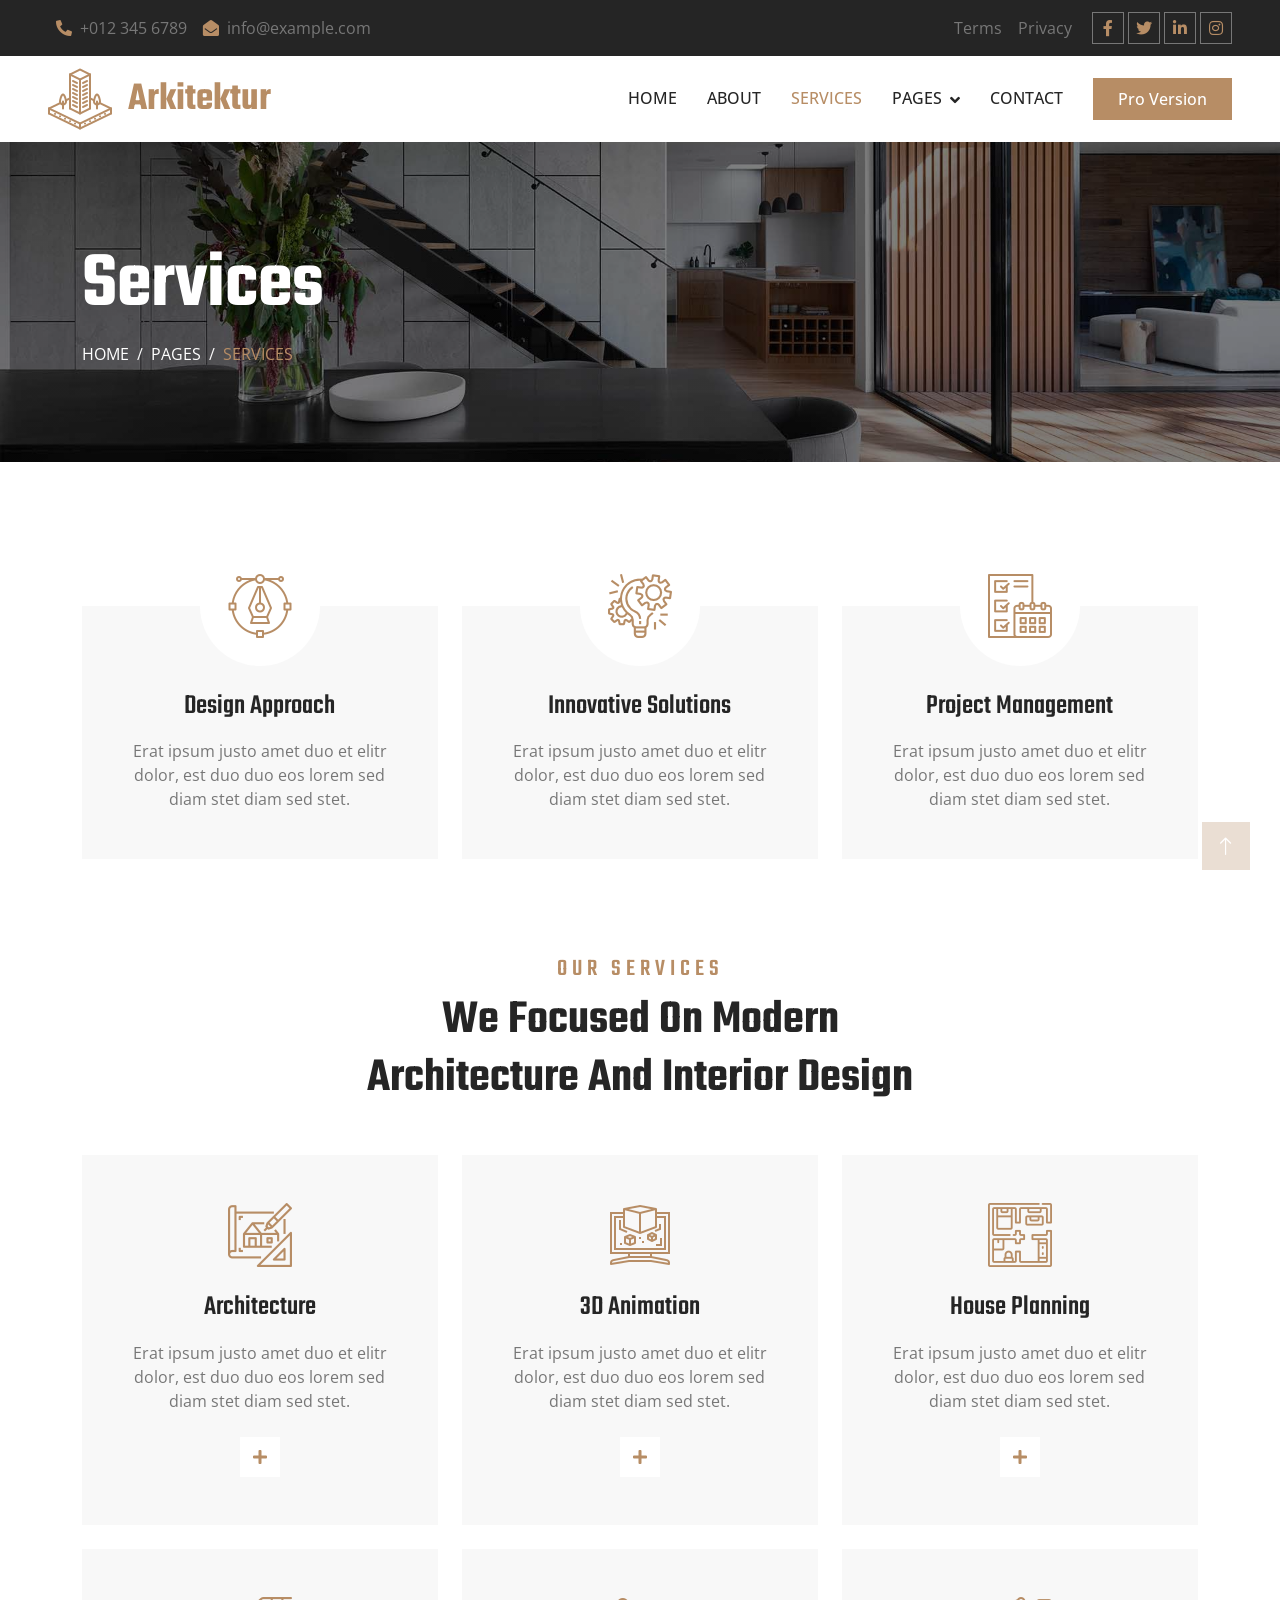
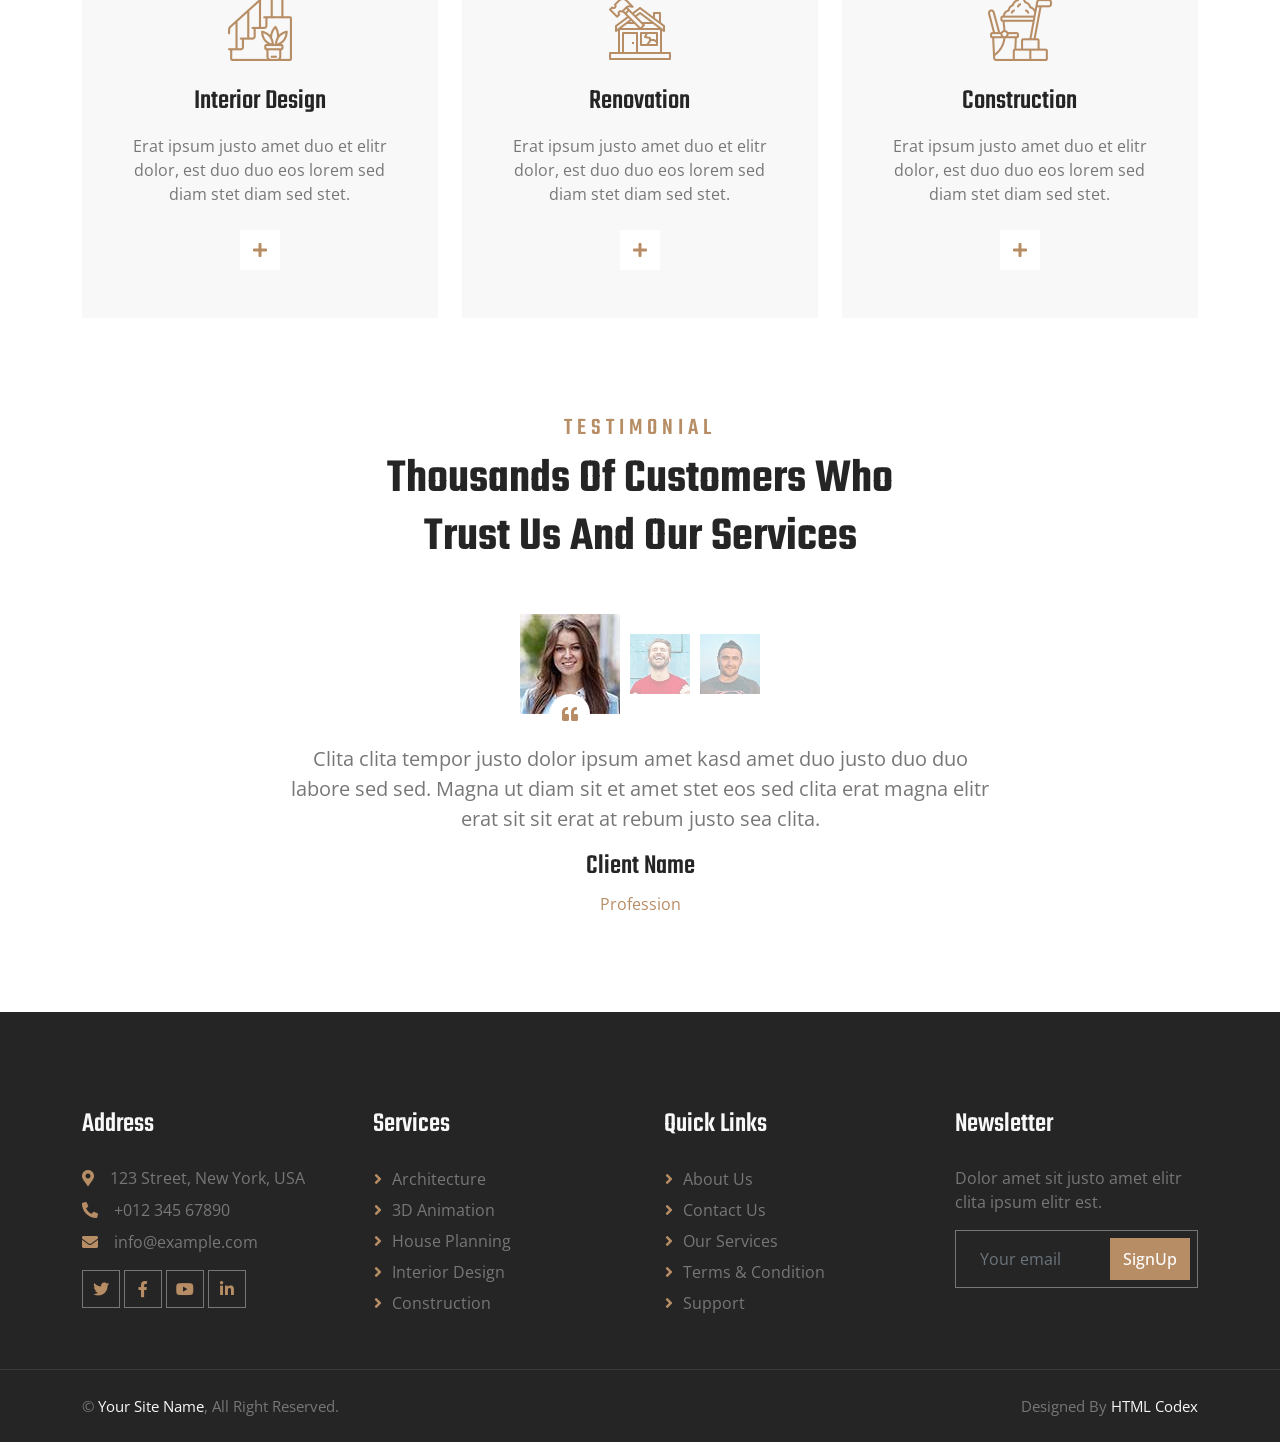
<file: service.html>
<!DOCTYPE html>
<html lang="en">

<head>
    <meta charset="utf-8">
    <title>Arkitektur - Architecture HTML Template</title>
    <meta content="width=device-width, initial-scale=1.0" name="viewport">
    <meta content="" name="keywords">
    <meta content="" name="description">

    <!-- Favicon -->
    <link href="img/favicon.ico" rel="icon">

    <!-- Google Web Fonts -->
    <link rel="preconnect" href="https://fonts.googleapis.com">
    <link rel="preconnect" href="https://fonts.gstatic.com" crossorigin>
    <link href="https://fonts.googleapis.com/css2?family=Open+Sans:wght@400;500;600&family=Teko:wght@400;500;600&display=swap" rel="stylesheet">

    <!-- Icon Font Stylesheet -->
    <link href="https://cdnjs.cloudflare.com/ajax/libs/font-awesome/5.10.0/css/all.min.css" rel="stylesheet">
    <link href="https://cdn.jsdelivr.net/npm/bootstrap-icons@1.4.1/font/bootstrap-icons.css" rel="stylesheet">

    <!-- Libraries Stylesheet -->
    <link href="lib/animate/animate.min.css" rel="stylesheet">
    <link href="lib/owlcarousel/assets/owl.carousel.min.css" rel="stylesheet">
    <link href="lib/tempusdominus/css/tempusdominus-bootstrap-4.min.css" rel="stylesheet" />

    <!-- Customized Bootstrap Stylesheet -->
    <link href="css/bootstrap.min.css" rel="stylesheet">

    <!-- Template Stylesheet -->
    <link href="css/style.css" rel="stylesheet">
</head>

<body>
    <!-- Spinner Start -->
    <div id="spinner" class="show bg-white position-fixed translate-middle w-100 vh-100 top-50 start-50 d-flex align-items-center justify-content-center">
        <div class="spinner-border position-relative text-primary" style="width: 6rem; height: 6rem;" role="status"></div>
        <img class="position-absolute top-50 start-50 translate-middle" src="img/icons/icon-1.png" alt="Icon">
    </div>
    <!-- Spinner End -->


    <!-- Topbar Start -->
    <div class="container-fluid bg-dark p-0 wow fadeIn" data-wow-delay="0.1s">
        <div class="row gx-0 d-none d-lg-flex">
            <div class="col-lg-7 px-5 text-start">
                <div class="h-100 d-inline-flex align-items-center py-3 me-3">
                    <a class="text-body px-2" href="tel:+0123456789"><i class="fa fa-phone-alt text-primary me-2"></i>+012 345 6789</a>
                    <a class="text-body px-2" href="mailto:info@example.com"><i class="fa fa-envelope-open text-primary me-2"></i>info@example.com</a>
                </div>
            </div>
            <div class="col-lg-5 px-5 text-end">
                <div class="h-100 d-inline-flex align-items-center py-3 me-2">
                    <a class="text-body px-2" href="">Terms</a>
                    <a class="text-body px-2" href="">Privacy</a>
                </div>
                <div class="h-100 d-inline-flex align-items-center">
                    <a class="btn btn-sm-square btn-outline-body me-1" href=""><i class="fab fa-facebook-f"></i></a>
                    <a class="btn btn-sm-square btn-outline-body me-1" href=""><i class="fab fa-twitter"></i></a>
                    <a class="btn btn-sm-square btn-outline-body me-1" href=""><i class="fab fa-linkedin-in"></i></a>
                    <a class="btn btn-sm-square btn-outline-body me-0" href=""><i class="fab fa-instagram"></i></a>
                </div>
            </div>
        </div>
    </div>
    <!-- Topbar End -->


    <!-- Navbar Start -->
    <nav class="navbar navbar-expand-lg bg-white navbar-light sticky-top py-lg-0 px-lg-5 wow fadeIn" data-wow-delay="0.1s">
        <a href="index.html" class="navbar-brand ms-4 ms-lg-0">
            <h1 class="text-primary m-0"><img class="me-3" src="img/icons/icon-1.png" alt="Icon">Arkitektur</h1>
        </a>
        <button type="button" class="navbar-toggler me-4" data-bs-toggle="collapse" data-bs-target="#navbarCollapse">
            <span class="navbar-toggler-icon"></span>
        </button>
        <div class="collapse navbar-collapse" id="navbarCollapse">
            <div class="navbar-nav ms-auto p-4 p-lg-0">
                <a href="index.html" class="nav-item nav-link">Home</a>
                <a href="about.html" class="nav-item nav-link">About</a>
                <a href="service.html" class="nav-item nav-link active">Services</a>
                <div class="nav-item dropdown">
                    <a href="#" class="nav-link dropdown-toggle" data-bs-toggle="dropdown">Pages</a>
                    <div class="dropdown-menu border-0 m-0">
                        <a href="feature.html" class="dropdown-item">Our Features</a>
                        <a href="project.html" class="dropdown-item">Our Projects</a>
                        <a href="team.html" class="dropdown-item">Team Members</a>
                        <a href="appointment.html" class="dropdown-item">Appointment</a>
                        <a href="testimonial.html" class="dropdown-item">Testimonial</a>
                        <a href="404.html" class="dropdown-item">404 Page</a>
                    </div>
                </div>
                <a href="contact.html" class="nav-item nav-link">Contact</a>
            </div>
            <a href="https://htmlcodex.com/architecture-html-template-pro" class="btn btn-primary py-2 px-4 d-none d-lg-block">Pro Version</a>
        </div>
    </nav>
    <!-- Navbar End -->


    <!-- Page Header Start -->
    <div class="container-fluid page-header py-5 mb-5 wow fadeIn" data-wow-delay="0.1s">
        <div class="container py-5">
            <h1 class="display-1 text-white animated slideInDown">Services</h1>
            <nav aria-label="breadcrumb animated slideInDown">
                <ol class="breadcrumb text-uppercase mb-0">
                    <li class="breadcrumb-item"><a class="text-white" href="#">Home</a></li>
                    <li class="breadcrumb-item"><a class="text-white" href="#">Pages</a></li>
                    <li class="breadcrumb-item text-primary active" aria-current="page">Services</li>
                </ol>
            </nav>
        </div>
    </div>
    <!-- Page Header End -->


    <!-- Facts Start -->
    <div class="container-xxl py-5">
        <div class="container pt-5">
            <div class="row g-4">
                <div class="col-lg-4 col-md-6 wow fadeInUp" data-wow-delay="0.1s">
                    <div class="fact-item text-center bg-light h-100 p-5 pt-0">
                        <div class="fact-icon">
                            <img src="img/icons/icon-2.png" alt="Icon">
                        </div>
                        <h3 class="mb-3">Design Approach</h3>
                        <p class="mb-0">Erat ipsum justo amet duo et elitr dolor, est duo duo eos lorem sed diam stet diam sed stet.</p>
                    </div>
                </div>
                <div class="col-lg-4 col-md-6 wow fadeInUp" data-wow-delay="0.3s">
                    <div class="fact-item text-center bg-light h-100 p-5 pt-0">
                        <div class="fact-icon">
                            <img src="img/icons/icon-3.png" alt="Icon">
                        </div>
                        <h3 class="mb-3">Innovative Solutions</h3>
                        <p class="mb-0">Erat ipsum justo amet duo et elitr dolor, est duo duo eos lorem sed diam stet diam sed stet.</p>
                    </div>
                </div>
                <div class="col-lg-4 col-md-6 wow fadeInUp" data-wow-delay="0.5s">
                    <div class="fact-item text-center bg-light h-100 p-5 pt-0">
                        <div class="fact-icon">
                            <img src="img/icons/icon-4.png" alt="Icon">
                        </div>
                        <h3 class="mb-3">Project Management</h3>
                        <p class="mb-0">Erat ipsum justo amet duo et elitr dolor, est duo duo eos lorem sed diam stet diam sed stet.</p>
                    </div>
                </div>
            </div>
        </div>
    </div>
    <!-- Facts End -->


    <!-- Service Start -->
    <div class="container-xxl py-5">
        <div class="container">
            <div class="text-center mx-auto mb-5 wow fadeInUp" data-wow-delay="0.1s" style="max-width: 600px;">
                <h4 class="section-title">Our Services</h4>
                <h1 class="display-5 mb-4">We Focused On Modern Architecture And Interior Design</h1>
            </div>
            <div class="row g-4">
                <div class="col-lg-4 col-md-6 wow fadeInUp" data-wow-delay="0.1s">
                    <div class="service-item d-flex position-relative text-center h-100">
                        <img class="bg-img" src="img/service-1.jpg" alt="">
                        <div class="service-text p-5">
                            <img class="mb-4" src="img/icons/icon-5.png" alt="Icon">
                            <h3 class="mb-3">Architecture</h3>
                            <p class="mb-4">Erat ipsum justo amet duo et elitr dolor, est duo duo eos lorem sed diam stet diam sed stet.</p>
                            <a class="btn" href=""><i class="fa fa-plus text-primary me-3"></i>Read More</a>
                        </div>
                    </div>
                </div>
                <div class="col-lg-4 col-md-6 wow fadeInUp" data-wow-delay="0.3s">
                    <div class="service-item d-flex position-relative text-center h-100">
                        <img class="bg-img" src="img/service-2.jpg" alt="">
                        <div class="service-text p-5">
                            <img class="mb-4" src="img/icons/icon-6.png" alt="Icon">
                            <h3 class="mb-3">3D Animation</h3>
                            <p class="mb-4">Erat ipsum justo amet duo et elitr dolor, est duo duo eos lorem sed diam stet diam sed stet.</p>
                            <a class="btn" href=""><i class="fa fa-plus text-primary me-3"></i>Read More</a>
                        </div>
                    </div>
                </div>
                <div class="col-lg-4 col-md-6 wow fadeInUp" data-wow-delay="0.5s">
                    <div class="service-item d-flex position-relative text-center h-100">
                        <img class="bg-img" src="img/service-3.jpg" alt="">
                        <div class="service-text p-5">
                            <img class="mb-4" src="img/icons/icon-7.png" alt="Icon">
                            <h3 class="mb-3">House Planning</h3>
                            <p class="mb-4">Erat ipsum justo amet duo et elitr dolor, est duo duo eos lorem sed diam stet diam sed stet.</p>
                            <a class="btn" href=""><i class="fa fa-plus text-primary me-3"></i>Read More</a>
                        </div>
                    </div>
                </div>
                <div class="col-lg-4 col-md-6 wow fadeInUp" data-wow-delay="0.1s">
                    <div class="service-item d-flex position-relative text-center h-100">
                        <img class="bg-img" src="img/service-4.jpg" alt="">
                        <div class="service-text p-5">
                            <img class="mb-4" src="img/icons/icon-8.png" alt="Icon">
                            <h3 class="mb-3">Interior Design</h3>
                            <p class="mb-4">Erat ipsum justo amet duo et elitr dolor, est duo duo eos lorem sed diam stet diam sed stet.</p>
                            <a class="btn" href=""><i class="fa fa-plus text-primary me-3"></i>Read More</a>
                        </div>
                    </div>
                </div>
                <div class="col-lg-4 col-md-6 wow fadeInUp" data-wow-delay="0.3s">
                    <div class="service-item d-flex position-relative text-center h-100">
                        <img class="bg-img" src="img/service-5.jpg" alt="">
                        <div class="service-text p-5">
                            <img class="mb-4" src="img/icons/icon-9.png" alt="Icon">
                            <h3 class="mb-3">Renovation</h3>
                            <p class="mb-4">Erat ipsum justo amet duo et elitr dolor, est duo duo eos lorem sed diam stet diam sed stet.</p>
                            <a class="btn" href=""><i class="fa fa-plus text-primary me-3"></i>Read More</a>
                        </div>
                    </div>
                </div>
                <div class="col-lg-4 col-md-6 wow fadeInUp" data-wow-delay="0.5s">
                    <div class="service-item d-flex position-relative text-center h-100">
                        <img class="bg-img" src="img/service-6.jpg" alt="">
                        <div class="service-text p-5">
                            <img class="mb-4" src="img/icons/icon-10.png" alt="Icon">
                            <h3 class="mb-3">Construction</h3>
                            <p class="mb-4">Erat ipsum justo amet duo et elitr dolor, est duo duo eos lorem sed diam stet diam sed stet.</p>
                            <a class="btn" href=""><i class="fa fa-plus text-primary me-3"></i>Read More</a>
                        </div>
                    </div>
                </div>
            </div>
        </div>
    </div>
    <!-- Service End -->


    <!-- Testimonial Start -->
    <div class="container-xxl py-5">
        <div class="container">
            <div class="text-center mx-auto mb-5 wow fadeInUp" data-wow-delay="0.1s" style="max-width: 600px;">
                <h4 class="section-title">Testimonial</h4>
                <h1 class="display-5 mb-4">Thousands Of Customers Who Trust Us And Our Services</h1>
            </div>
            <div class="owl-carousel testimonial-carousel wow fadeInUp" data-wow-delay="0.1s">
                <div class="testimonial-item text-center" data-dot="<img class='img-fluid' src='img/testimonial-1.jpg' alt=''>">
                    <p class="fs-5">Clita clita tempor justo dolor ipsum amet kasd amet duo justo duo duo labore sed sed. Magna ut diam sit et amet stet eos sed clita erat magna elitr erat sit sit erat at rebum justo sea clita.</p>
                    <h3>Client Name</h3>
                    <span class="text-primary">Profession</span>
                </div>
                <div class="testimonial-item text-center" data-dot="<img class='img-fluid' src='img/testimonial-2.jpg' alt=''>">
                    <p class="fs-5">Clita clita tempor justo dolor ipsum amet kasd amet duo justo duo duo labore sed sed. Magna ut diam sit et amet stet eos sed clita erat magna elitr erat sit sit erat at rebum justo sea clita.</p>
                    <h3>Client Name</h3>
                    <span class="text-primary">Profession</span>
                </div>
                <div class="testimonial-item text-center" data-dot="<img class='img-fluid' src='img/testimonial-3.jpg' alt=''>">
                    <p class="fs-5">Clita clita tempor justo dolor ipsum amet kasd amet duo justo duo duo labore sed sed. Magna ut diam sit et amet stet eos sed clita erat magna elitr erat sit sit erat at rebum justo sea clita.</p>
                    <h3>Client Name</h3>
                    <span class="text-primary">Profession</span>
                </div>
            </div>      
        </div>
    </div>
    <!-- Testimonial End -->
        

    <!-- Footer Start -->
    <div class="container-fluid bg-dark text-body footer mt-5 pt-5 px-0 wow fadeIn" data-wow-delay="0.1s">
        <div class="container py-5">
            <div class="row g-5">
                <div class="col-lg-3 col-md-6">
                    <h3 class="text-light mb-4">Address</h3>
                    <p class="mb-2"><i class="fa fa-map-marker-alt text-primary me-3"></i>123 Street, New York, USA</p>
                    <p class="mb-2"><i class="fa fa-phone-alt text-primary me-3"></i>+012 345 67890</p>
                    <p class="mb-2"><i class="fa fa-envelope text-primary me-3"></i>info@example.com</p>
                    <div class="d-flex pt-2">
                        <a class="btn btn-square btn-outline-body me-1" href=""><i class="fab fa-twitter"></i></a>
                        <a class="btn btn-square btn-outline-body me-1" href=""><i class="fab fa-facebook-f"></i></a>
                        <a class="btn btn-square btn-outline-body me-1" href=""><i class="fab fa-youtube"></i></a>
                        <a class="btn btn-square btn-outline-body me-0" href=""><i class="fab fa-linkedin-in"></i></a>
                    </div>
                </div>
                <div class="col-lg-3 col-md-6">
                    <h3 class="text-light mb-4">Services</h3>
                    <a class="btn btn-link" href="">Architecture</a>
                    <a class="btn btn-link" href="">3D Animation</a>
                    <a class="btn btn-link" href="">House Planning</a>
                    <a class="btn btn-link" href="">Interior Design</a>
                    <a class="btn btn-link" href="">Construction</a>
                </div>
                <div class="col-lg-3 col-md-6">
                    <h3 class="text-light mb-4">Quick Links</h3>
                    <a class="btn btn-link" href="">About Us</a>
                    <a class="btn btn-link" href="">Contact Us</a>
                    <a class="btn btn-link" href="">Our Services</a>
                    <a class="btn btn-link" href="">Terms & Condition</a>
                    <a class="btn btn-link" href="">Support</a>
                </div>
                <div class="col-lg-3 col-md-6">
                    <h3 class="text-light mb-4">Newsletter</h3>
                    <p>Dolor amet sit justo amet elitr clita ipsum elitr est.</p>
                    <div class="position-relative mx-auto" style="max-width: 400px;">
                        <input class="form-control bg-transparent w-100 py-3 ps-4 pe-5" type="text" placeholder="Your email">
                        <button type="button" class="btn btn-primary py-2 position-absolute top-0 end-0 mt-2 me-2">SignUp</button>
                    </div>
                </div>
            </div>
        </div>
        <div class="container-fluid copyright">
            <div class="container">
                <div class="row">
                    <div class="col-md-6 text-center text-md-start mb-3 mb-md-0">
                        &copy; <a href="#">Your Site Name</a>, All Right Reserved.
                    </div>
                    <div class="col-md-6 text-center text-md-end">
                        <!--/*** This template is free as long as you keep the footer author’s credit link/attribution link/backlink. If you'd like to use the template without the footer author’s credit link/attribution link/backlink, you can purchase the Credit Removal License from "https://htmlcodex.com/credit-removal". Thank you for your support. ***/-->
                        Designed By <a href="https://htmlcodex.com">HTML Codex</a>
                    </div>
                </div>
            </div>
        </div>
    </div>
    <!-- Footer End -->


    <!-- Back to Top -->
    <a href="#" class="btn btn-lg btn-primary btn-lg-square back-to-top"><i class="bi bi-arrow-up"></i></a>


    <!-- JavaScript Libraries -->
    <script src="https://code.jquery.com/jquery-3.4.1.min.js"></script>
    <script src="https://cdn.jsdelivr.net/npm/bootstrap@5.0.0/dist/js/bootstrap.bundle.min.js"></script>
    <script src="lib/wow/wow.min.js"></script>
    <script src="lib/easing/easing.min.js"></script>
    <script src="lib/waypoints/waypoints.min.js"></script>
    <script src="lib/counterup/counterup.min.js"></script>
    <script src="lib/owlcarousel/owl.carousel.min.js"></script>
    <script src="lib/tempusdominus/js/moment.min.js"></script>
    <script src="lib/tempusdominus/js/moment-timezone.min.js"></script>
    <script src="lib/tempusdominus/js/tempusdominus-bootstrap-4.min.js"></script>

    <!-- Template Javascript -->
    <script src="js/main.js"></script>
</body>

</html>
</file>
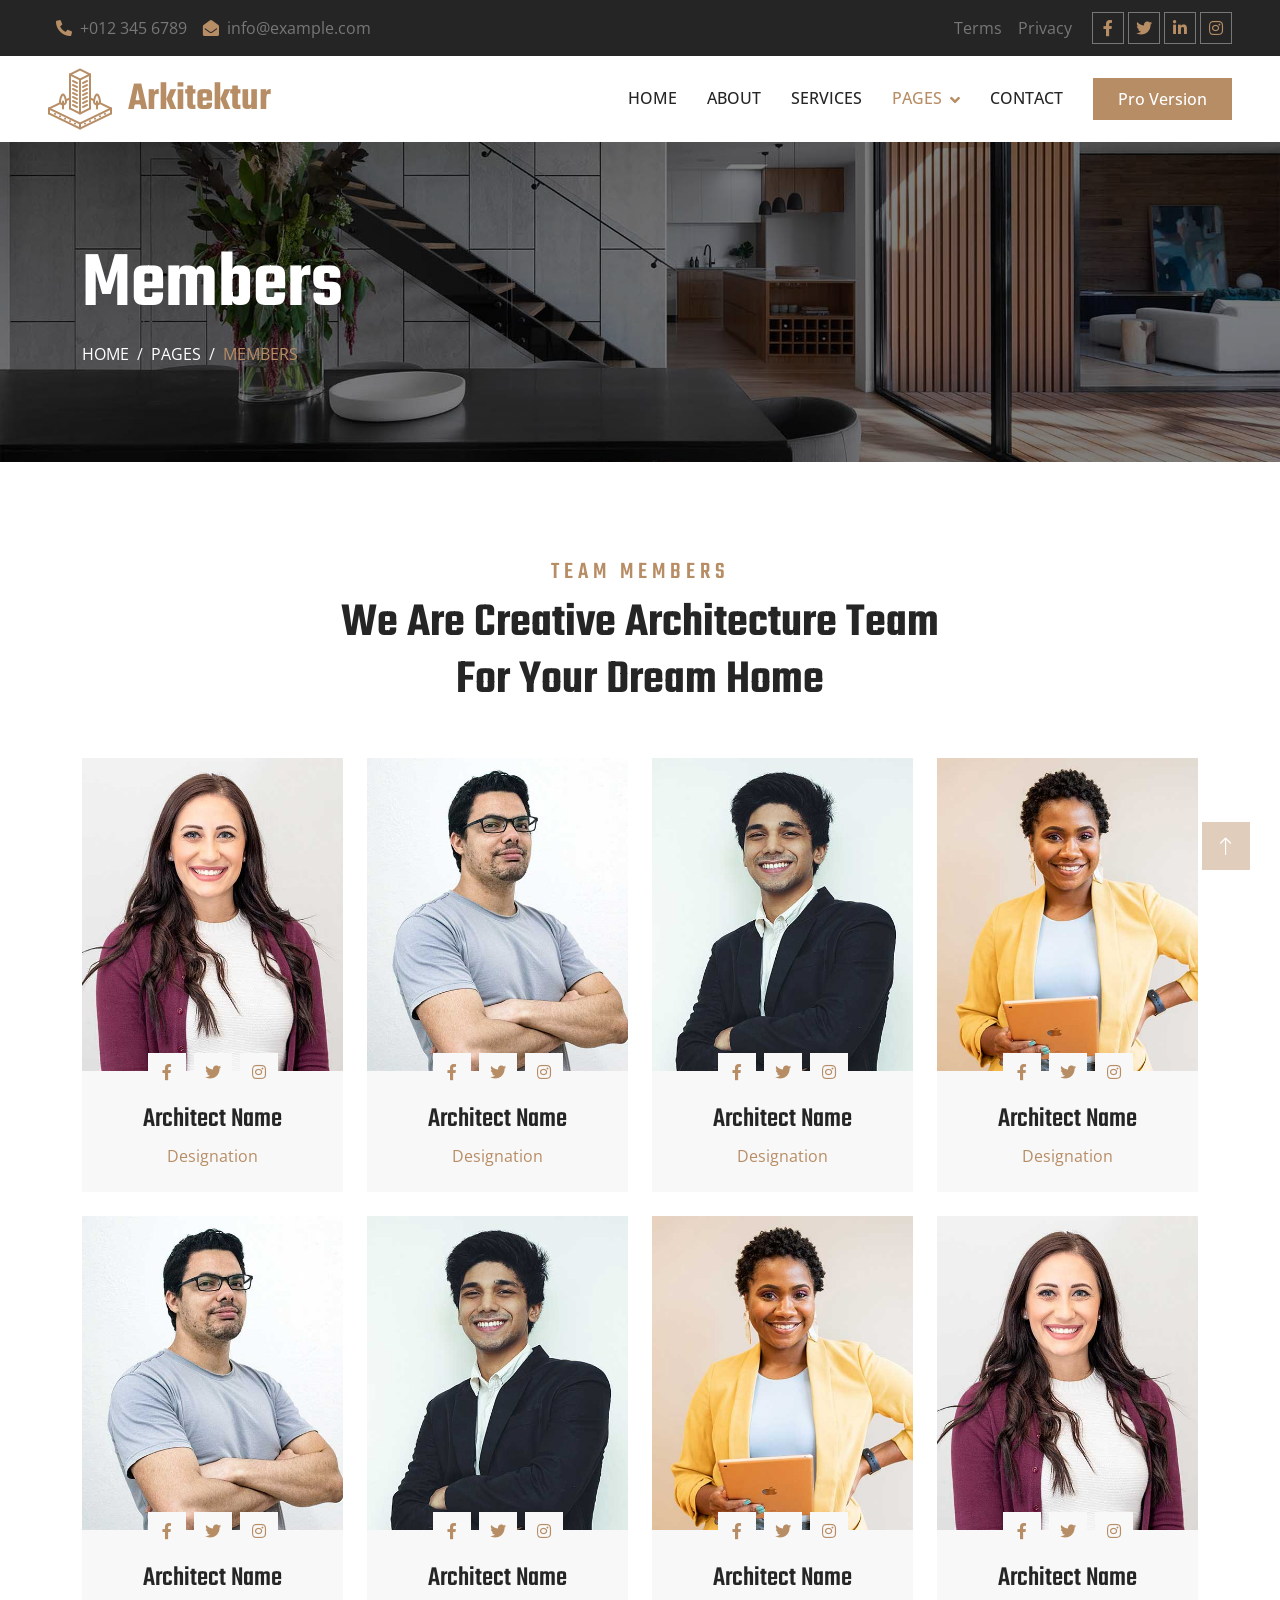
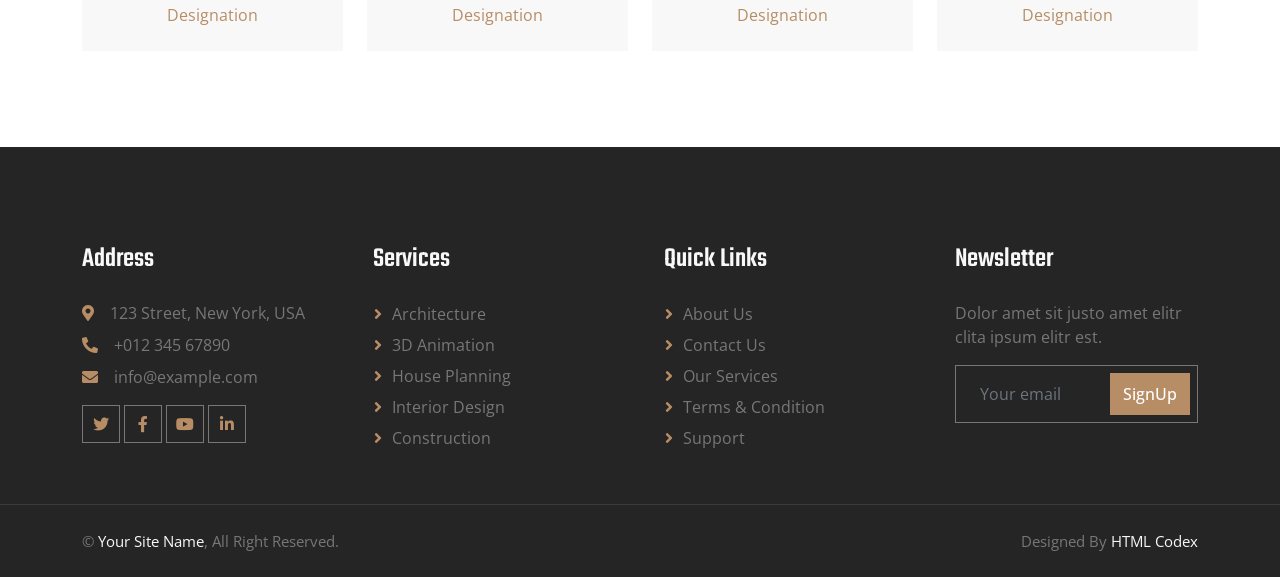
<file: team.html>
<!DOCTYPE html>
<html lang="en">

<head>
    <meta charset="utf-8">
    <title>Arkitektur - Architecture HTML Template</title>
    <meta content="width=device-width, initial-scale=1.0" name="viewport">
    <meta content="" name="keywords">
    <meta content="" name="description">

    <!-- Favicon -->
    <link href="img/favicon.ico" rel="icon">

    <!-- Google Web Fonts -->
    <link rel="preconnect" href="https://fonts.googleapis.com">
    <link rel="preconnect" href="https://fonts.gstatic.com" crossorigin>
    <link href="https://fonts.googleapis.com/css2?family=Open+Sans:wght@400;500;600&family=Teko:wght@400;500;600&display=swap" rel="stylesheet">

    <!-- Icon Font Stylesheet -->
    <link href="https://cdnjs.cloudflare.com/ajax/libs/font-awesome/5.10.0/css/all.min.css" rel="stylesheet">
    <link href="https://cdn.jsdelivr.net/npm/bootstrap-icons@1.4.1/font/bootstrap-icons.css" rel="stylesheet">

    <!-- Libraries Stylesheet -->
    <link href="lib/animate/animate.min.css" rel="stylesheet">
    <link href="lib/owlcarousel/assets/owl.carousel.min.css" rel="stylesheet">
    <link href="lib/tempusdominus/css/tempusdominus-bootstrap-4.min.css" rel="stylesheet" />

    <!-- Customized Bootstrap Stylesheet -->
    <link href="css/bootstrap.min.css" rel="stylesheet">

    <!-- Template Stylesheet -->
    <link href="css/style.css" rel="stylesheet">
</head>

<body>
    <!-- Spinner Start -->
    <div id="spinner" class="show bg-white position-fixed translate-middle w-100 vh-100 top-50 start-50 d-flex align-items-center justify-content-center">
        <div class="spinner-border position-relative text-primary" style="width: 6rem; height: 6rem;" role="status"></div>
        <img class="position-absolute top-50 start-50 translate-middle" src="img/icons/icon-1.png" alt="Icon">
    </div>
    <!-- Spinner End -->


    <!-- Topbar Start -->
    <div class="container-fluid bg-dark p-0 wow fadeIn" data-wow-delay="0.1s">
        <div class="row gx-0 d-none d-lg-flex">
            <div class="col-lg-7 px-5 text-start">
                <div class="h-100 d-inline-flex align-items-center py-3 me-3">
                    <a class="text-body px-2" href="tel:+0123456789"><i class="fa fa-phone-alt text-primary me-2"></i>+012 345 6789</a>
                    <a class="text-body px-2" href="mailto:info@example.com"><i class="fa fa-envelope-open text-primary me-2"></i>info@example.com</a>
                </div>
            </div>
            <div class="col-lg-5 px-5 text-end">
                <div class="h-100 d-inline-flex align-items-center py-3 me-2">
                    <a class="text-body px-2" href="">Terms</a>
                    <a class="text-body px-2" href="">Privacy</a>
                </div>
                <div class="h-100 d-inline-flex align-items-center">
                    <a class="btn btn-sm-square btn-outline-body me-1" href=""><i class="fab fa-facebook-f"></i></a>
                    <a class="btn btn-sm-square btn-outline-body me-1" href=""><i class="fab fa-twitter"></i></a>
                    <a class="btn btn-sm-square btn-outline-body me-1" href=""><i class="fab fa-linkedin-in"></i></a>
                    <a class="btn btn-sm-square btn-outline-body me-0" href=""><i class="fab fa-instagram"></i></a>
                </div>
            </div>
        </div>
    </div>
    <!-- Topbar End -->


    <!-- Navbar Start -->
    <nav class="navbar navbar-expand-lg bg-white navbar-light sticky-top py-lg-0 px-lg-5 wow fadeIn" data-wow-delay="0.1s">
        <a href="index.html" class="navbar-brand ms-4 ms-lg-0">
            <h1 class="text-primary m-0"><img class="me-3" src="img/icons/icon-1.png" alt="Icon">Arkitektur</h1>
        </a>
        <button type="button" class="navbar-toggler me-4" data-bs-toggle="collapse" data-bs-target="#navbarCollapse">
            <span class="navbar-toggler-icon"></span>
        </button>
        <div class="collapse navbar-collapse" id="navbarCollapse">
            <div class="navbar-nav ms-auto p-4 p-lg-0">
                <a href="index.html" class="nav-item nav-link">Home</a>
                <a href="about.html" class="nav-item nav-link">About</a>
                <a href="service.html" class="nav-item nav-link">Services</a>
                <div class="nav-item dropdown">
                    <a href="#" class="nav-link dropdown-toggle active" data-bs-toggle="dropdown">Pages</a>
                    <div class="dropdown-menu border-0 m-0">
                        <a href="feature.html" class="dropdown-item">Our Features</a>
                        <a href="project.html" class="dropdown-item">Our Projects</a>
                        <a href="team.html" class="dropdown-item active">Team Members</a>
                        <a href="appointment.html" class="dropdown-item">Appointment</a>
                        <a href="testimonial.html" class="dropdown-item">Testimonial</a>
                        <a href="404.html" class="dropdown-item">404 Page</a>
                    </div>
                </div>
                <a href="contact.html" class="nav-item nav-link">Contact</a>
            </div>
            <a href="https://htmlcodex.com/architecture-html-template-pro" class="btn btn-primary py-2 px-4 d-none d-lg-block">Pro Version</a>
        </div>
    </nav>
    <!-- Navbar End -->


    <!-- Page Header Start -->
    <div class="container-fluid page-header py-5 mb-5 wow fadeIn" data-wow-delay="0.1s">
        <div class="container py-5">
            <h1 class="display-1 text-white animated slideInDown">Members</h1>
            <nav aria-label="breadcrumb animated slideInDown">
                <ol class="breadcrumb text-uppercase mb-0">
                    <li class="breadcrumb-item"><a class="text-white" href="#">Home</a></li>
                    <li class="breadcrumb-item"><a class="text-white" href="#">Pages</a></li>
                    <li class="breadcrumb-item text-primary active" aria-current="page">Members</li>
                </ol>
            </nav>
        </div>
    </div>
    <!-- Page Header End -->


    <!-- Team Start -->
    <div class="container-xxl py-5">
        <div class="container">
            <div class="text-center mx-auto mb-5 wow fadeInUp" data-wow-delay="0.1s" style="max-width: 600px;">
                <h4 class="section-title">Team Members</h4>
                <h1 class="display-5 mb-4">We Are Creative Architecture Team For Your Dream Home</h1>
            </div>
            <div class="row g-0 team-items">
                <div class="col-lg-3 col-md-6 wow fadeInUp" data-wow-delay="0.1s">
                    <div class="team-item position-relative">
                        <div class="position-relative">
                            <img class="img-fluid" src="img/team-1.jpg" alt="">
                            <div class="team-social text-center">
                                <a class="btn btn-square" href=""><i class="fab fa-facebook-f"></i></a>
                                <a class="btn btn-square" href=""><i class="fab fa-twitter"></i></a>
                                <a class="btn btn-square" href=""><i class="fab fa-instagram"></i></a>
                            </div>
                        </div>
                        <div class="bg-light text-center p-4">
                            <h3 class="mt-2">Architect Name</h3>
                            <span class="text-primary">Designation</span>
                        </div>
                    </div>
                </div>
                <div class="col-lg-3 col-md-6 wow fadeInUp" data-wow-delay="0.3s">
                    <div class="team-item position-relative">
                        <div class="position-relative">
                            <img class="img-fluid" src="img/team-2.jpg" alt="">
                            <div class="team-social text-center">
                                <a class="btn btn-square" href=""><i class="fab fa-facebook-f"></i></a>
                                <a class="btn btn-square" href=""><i class="fab fa-twitter"></i></a>
                                <a class="btn btn-square" href=""><i class="fab fa-instagram"></i></a>
                            </div>
                        </div>
                        <div class="bg-light text-center p-4">
                            <h3 class="mt-2">Architect Name</h3>
                            <span class="text-primary">Designation</span>
                        </div>
                    </div>
                </div>
                <div class="col-lg-3 col-md-6 wow fadeInUp" data-wow-delay="0.5s">
                    <div class="team-item position-relative">
                        <div class="position-relative">
                            <img class="img-fluid" src="img/team-3.jpg" alt="">
                            <div class="team-social text-center">
                                <a class="btn btn-square" href=""><i class="fab fa-facebook-f"></i></a>
                                <a class="btn btn-square" href=""><i class="fab fa-twitter"></i></a>
                                <a class="btn btn-square" href=""><i class="fab fa-instagram"></i></a>
                            </div>
                        </div>
                        <div class="bg-light text-center p-4">
                            <h3 class="mt-2">Architect Name</h3>
                            <span class="text-primary">Designation</span>
                        </div>
                    </div>
                </div>
                <div class="col-lg-3 col-md-6 wow fadeInUp" data-wow-delay="0.7s">
                    <div class="team-item position-relative">
                        <div class="position-relative">
                            <img class="img-fluid" src="img/team-4.jpg" alt="">
                            <div class="team-social text-center">
                                <a class="btn btn-square" href=""><i class="fab fa-facebook-f"></i></a>
                                <a class="btn btn-square" href=""><i class="fab fa-twitter"></i></a>
                                <a class="btn btn-square" href=""><i class="fab fa-instagram"></i></a>
                            </div>
                        </div>
                        <div class="bg-light text-center p-4">
                            <h3 class="mt-2">Architect Name</h3>
                            <span class="text-primary">Designation</span>
                        </div>
                    </div>
                </div>
                <div class="col-lg-3 col-md-6 wow fadeInUp" data-wow-delay="0.1s">
                    <div class="team-item position-relative">
                        <div class="position-relative">
                            <img class="img-fluid" src="img/team-2.jpg" alt="">
                            <div class="team-social text-center">
                                <a class="btn btn-square" href=""><i class="fab fa-facebook-f"></i></a>
                                <a class="btn btn-square" href=""><i class="fab fa-twitter"></i></a>
                                <a class="btn btn-square" href=""><i class="fab fa-instagram"></i></a>
                            </div>
                        </div>
                        <div class="bg-light text-center p-4">
                            <h3 class="mt-2">Architect Name</h3>
                            <span class="text-primary">Designation</span>
                        </div>
                    </div>
                </div>
                <div class="col-lg-3 col-md-6 wow fadeInUp" data-wow-delay="0.3s">
                    <div class="team-item position-relative">
                        <div class="position-relative">
                            <img class="img-fluid" src="img/team-3.jpg" alt="">
                            <div class="team-social text-center">
                                <a class="btn btn-square" href=""><i class="fab fa-facebook-f"></i></a>
                                <a class="btn btn-square" href=""><i class="fab fa-twitter"></i></a>
                                <a class="btn btn-square" href=""><i class="fab fa-instagram"></i></a>
                            </div>
                        </div>
                        <div class="bg-light text-center p-4">
                            <h3 class="mt-2">Architect Name</h3>
                            <span class="text-primary">Designation</span>
                        </div>
                    </div>
                </div>
                <div class="col-lg-3 col-md-6 wow fadeInUp" data-wow-delay="0.5s">
                    <div class="team-item position-relative">
                        <div class="position-relative">
                            <img class="img-fluid" src="img/team-4.jpg" alt="">
                            <div class="team-social text-center">
                                <a class="btn btn-square" href=""><i class="fab fa-facebook-f"></i></a>
                                <a class="btn btn-square" href=""><i class="fab fa-twitter"></i></a>
                                <a class="btn btn-square" href=""><i class="fab fa-instagram"></i></a>
                            </div>
                        </div>
                        <div class="bg-light text-center p-4">
                            <h3 class="mt-2">Architect Name</h3>
                            <span class="text-primary">Designation</span>
                        </div>
                    </div>
                </div>
                <div class="col-lg-3 col-md-6 wow fadeInUp" data-wow-delay="0.7s">
                    <div class="team-item position-relative">
                        <div class="position-relative">
                            <img class="img-fluid" src="img/team-1.jpg" alt="">
                            <div class="team-social text-center">
                                <a class="btn btn-square" href=""><i class="fab fa-facebook-f"></i></a>
                                <a class="btn btn-square" href=""><i class="fab fa-twitter"></i></a>
                                <a class="btn btn-square" href=""><i class="fab fa-instagram"></i></a>
                            </div>
                        </div>
                        <div class="bg-light text-center p-4">
                            <h3 class="mt-2">Architect Name</h3>
                            <span class="text-primary">Designation</span>
                        </div>
                    </div>
                </div>
            </div>
        </div>
    </div>
    <!-- Team End -->
        

    <!-- Footer Start -->
    <div class="container-fluid bg-dark text-body footer mt-5 pt-5 px-0 wow fadeIn" data-wow-delay="0.1s">
        <div class="container py-5">
            <div class="row g-5">
                <div class="col-lg-3 col-md-6">
                    <h3 class="text-light mb-4">Address</h3>
                    <p class="mb-2"><i class="fa fa-map-marker-alt text-primary me-3"></i>123 Street, New York, USA</p>
                    <p class="mb-2"><i class="fa fa-phone-alt text-primary me-3"></i>+012 345 67890</p>
                    <p class="mb-2"><i class="fa fa-envelope text-primary me-3"></i>info@example.com</p>
                    <div class="d-flex pt-2">
                        <a class="btn btn-square btn-outline-body me-1" href=""><i class="fab fa-twitter"></i></a>
                        <a class="btn btn-square btn-outline-body me-1" href=""><i class="fab fa-facebook-f"></i></a>
                        <a class="btn btn-square btn-outline-body me-1" href=""><i class="fab fa-youtube"></i></a>
                        <a class="btn btn-square btn-outline-body me-0" href=""><i class="fab fa-linkedin-in"></i></a>
                    </div>
                </div>
                <div class="col-lg-3 col-md-6">
                    <h3 class="text-light mb-4">Services</h3>
                    <a class="btn btn-link" href="">Architecture</a>
                    <a class="btn btn-link" href="">3D Animation</a>
                    <a class="btn btn-link" href="">House Planning</a>
                    <a class="btn btn-link" href="">Interior Design</a>
                    <a class="btn btn-link" href="">Construction</a>
                </div>
                <div class="col-lg-3 col-md-6">
                    <h3 class="text-light mb-4">Quick Links</h3>
                    <a class="btn btn-link" href="">About Us</a>
                    <a class="btn btn-link" href="">Contact Us</a>
                    <a class="btn btn-link" href="">Our Services</a>
                    <a class="btn btn-link" href="">Terms & Condition</a>
                    <a class="btn btn-link" href="">Support</a>
                </div>
                <div class="col-lg-3 col-md-6">
                    <h3 class="text-light mb-4">Newsletter</h3>
                    <p>Dolor amet sit justo amet elitr clita ipsum elitr est.</p>
                    <div class="position-relative mx-auto" style="max-width: 400px;">
                        <input class="form-control bg-transparent w-100 py-3 ps-4 pe-5" type="text" placeholder="Your email">
                        <button type="button" class="btn btn-primary py-2 position-absolute top-0 end-0 mt-2 me-2">SignUp</button>
                    </div>
                </div>
            </div>
        </div>
        <div class="container-fluid copyright">
            <div class="container">
                <div class="row">
                    <div class="col-md-6 text-center text-md-start mb-3 mb-md-0">
                        &copy; <a href="#">Your Site Name</a>, All Right Reserved.
                    </div>
                    <div class="col-md-6 text-center text-md-end">
                        <!--/*** This template is free as long as you keep the footer author’s credit link/attribution link/backlink. If you'd like to use the template without the footer author’s credit link/attribution link/backlink, you can purchase the Credit Removal License from "https://htmlcodex.com/credit-removal". Thank you for your support. ***/-->
                        Designed By <a href="https://htmlcodex.com">HTML Codex</a>
                    </div>
                </div>
            </div>
        </div>
    </div>
    <!-- Footer End -->


    <!-- Back to Top -->
    <a href="#" class="btn btn-lg btn-primary btn-lg-square back-to-top"><i class="bi bi-arrow-up"></i></a>


    <!-- JavaScript Libraries -->
    <script src="https://code.jquery.com/jquery-3.4.1.min.js"></script>
    <script src="https://cdn.jsdelivr.net/npm/bootstrap@5.0.0/dist/js/bootstrap.bundle.min.js"></script>
    <script src="lib/wow/wow.min.js"></script>
    <script src="lib/easing/easing.min.js"></script>
    <script src="lib/waypoints/waypoints.min.js"></script>
    <script src="lib/counterup/counterup.min.js"></script>
    <script src="lib/owlcarousel/owl.carousel.min.js"></script>
    <script src="lib/tempusdominus/js/moment.min.js"></script>
    <script src="lib/tempusdominus/js/moment-timezone.min.js"></script>
    <script src="lib/tempusdominus/js/tempusdominus-bootstrap-4.min.js"></script>

    <!-- Template Javascript -->
    <script src="js/main.js"></script>
</body>

</html>
</file>
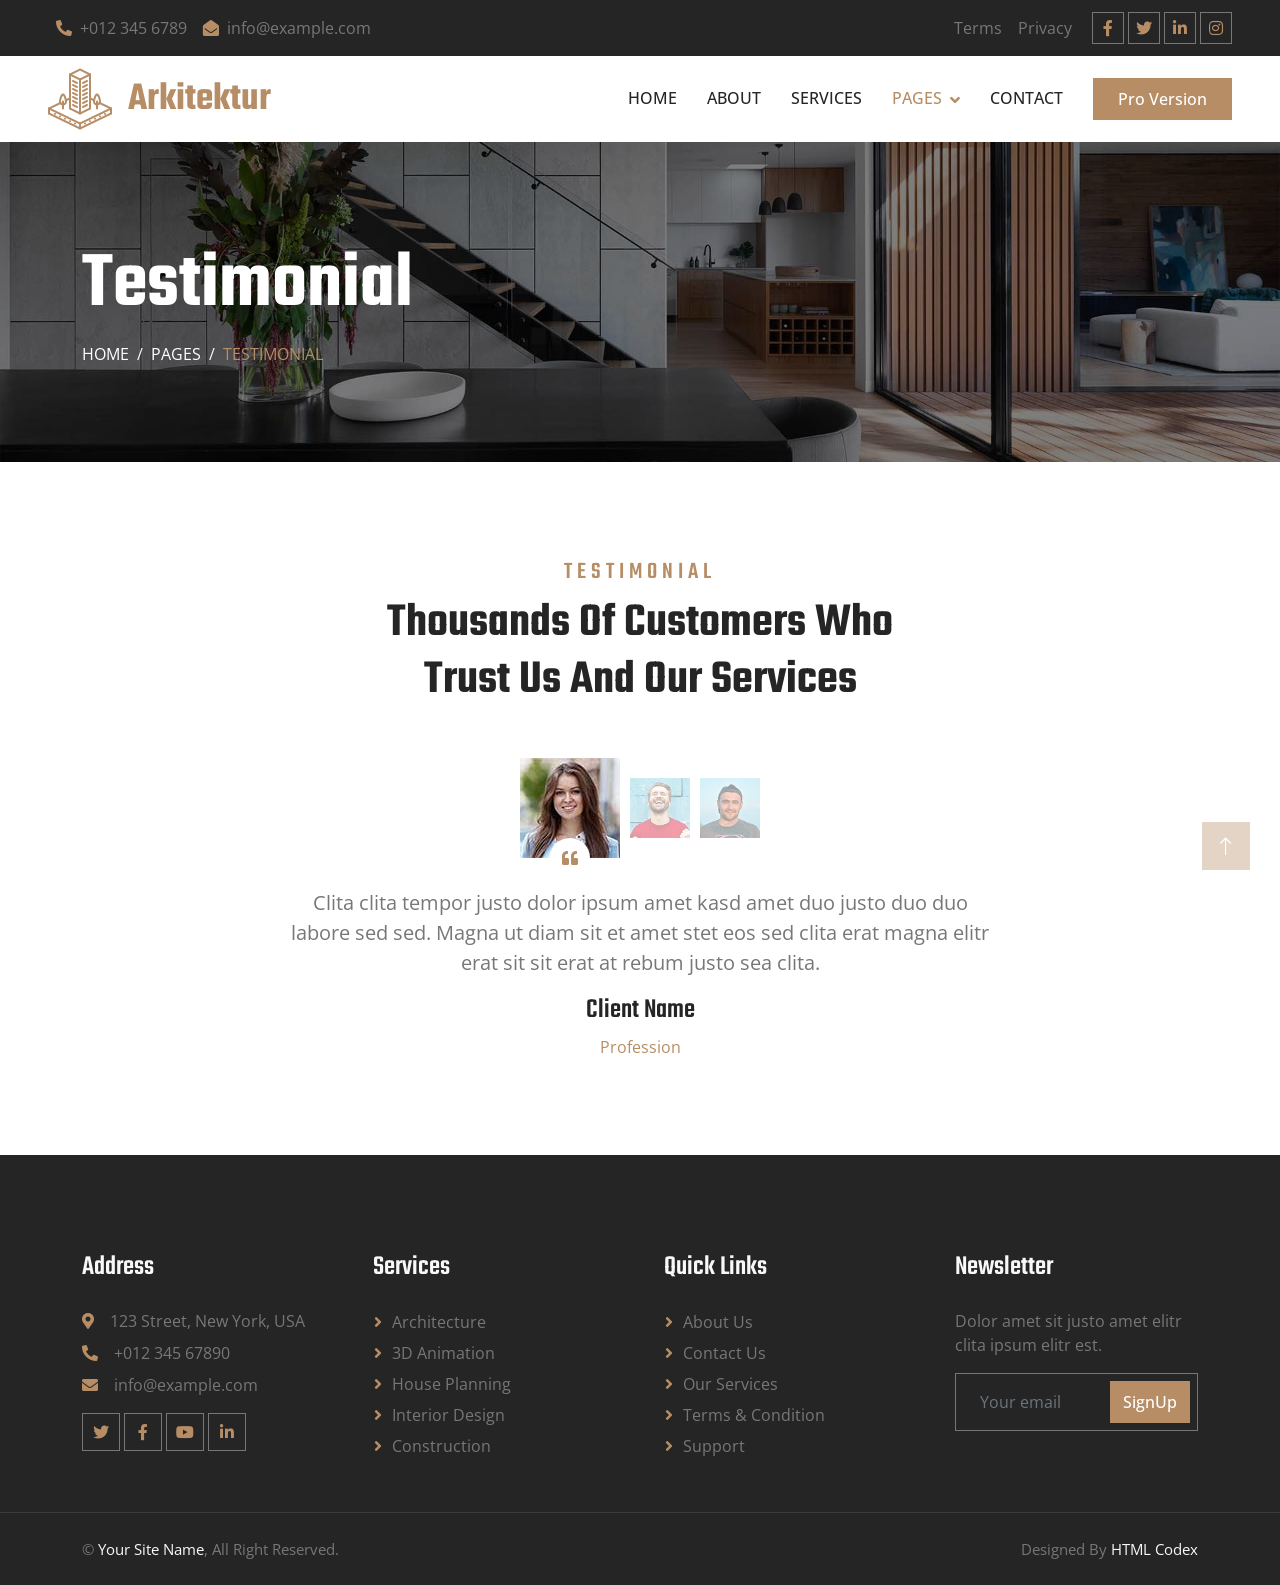
<file: testimonial.html>
<!DOCTYPE html>
<html lang="en">

<head>
    <meta charset="utf-8">
    <title>Arkitektur - Architecture HTML Template</title>
    <meta content="width=device-width, initial-scale=1.0" name="viewport">
    <meta content="" name="keywords">
    <meta content="" name="description">

    <!-- Favicon -->
    <link href="img/favicon.ico" rel="icon">

    <!-- Google Web Fonts -->
    <link rel="preconnect" href="https://fonts.googleapis.com">
    <link rel="preconnect" href="https://fonts.gstatic.com" crossorigin>
    <link href="https://fonts.googleapis.com/css2?family=Open+Sans:wght@400;500;600&family=Teko:wght@400;500;600&display=swap" rel="stylesheet">

    <!-- Icon Font Stylesheet -->
    <link href="https://cdnjs.cloudflare.com/ajax/libs/font-awesome/5.10.0/css/all.min.css" rel="stylesheet">
    <link href="https://cdn.jsdelivr.net/npm/bootstrap-icons@1.4.1/font/bootstrap-icons.css" rel="stylesheet">

    <!-- Libraries Stylesheet -->
    <link href="lib/animate/animate.min.css" rel="stylesheet">
    <link href="lib/owlcarousel/assets/owl.carousel.min.css" rel="stylesheet">
    <link href="lib/tempusdominus/css/tempusdominus-bootstrap-4.min.css" rel="stylesheet" />

    <!-- Customized Bootstrap Stylesheet -->
    <link href="css/bootstrap.min.css" rel="stylesheet">

    <!-- Template Stylesheet -->
    <link href="css/style.css" rel="stylesheet">
</head>

<body>
    <!-- Spinner Start -->
    <div id="spinner" class="show bg-white position-fixed translate-middle w-100 vh-100 top-50 start-50 d-flex align-items-center justify-content-center">
        <div class="spinner-border position-relative text-primary" style="width: 6rem; height: 6rem;" role="status"></div>
        <img class="position-absolute top-50 start-50 translate-middle" src="img/icons/icon-1.png" alt="Icon">
    </div>
    <!-- Spinner End -->


    <!-- Topbar Start -->
    <div class="container-fluid bg-dark p-0 wow fadeIn" data-wow-delay="0.1s">
        <div class="row gx-0 d-none d-lg-flex">
            <div class="col-lg-7 px-5 text-start">
                <div class="h-100 d-inline-flex align-items-center py-3 me-3">
                    <a class="text-body px-2" href="tel:+0123456789"><i class="fa fa-phone-alt text-primary me-2"></i>+012 345 6789</a>
                    <a class="text-body px-2" href="mailto:info@example.com"><i class="fa fa-envelope-open text-primary me-2"></i>info@example.com</a>
                </div>
            </div>
            <div class="col-lg-5 px-5 text-end">
                <div class="h-100 d-inline-flex align-items-center py-3 me-2">
                    <a class="text-body px-2" href="">Terms</a>
                    <a class="text-body px-2" href="">Privacy</a>
                </div>
                <div class="h-100 d-inline-flex align-items-center">
                    <a class="btn btn-sm-square btn-outline-body me-1" href=""><i class="fab fa-facebook-f"></i></a>
                    <a class="btn btn-sm-square btn-outline-body me-1" href=""><i class="fab fa-twitter"></i></a>
                    <a class="btn btn-sm-square btn-outline-body me-1" href=""><i class="fab fa-linkedin-in"></i></a>
                    <a class="btn btn-sm-square btn-outline-body me-0" href=""><i class="fab fa-instagram"></i></a>
                </div>
            </div>
        </div>
    </div>
    <!-- Topbar End -->


    <!-- Navbar Start -->
    <nav class="navbar navbar-expand-lg bg-white navbar-light sticky-top py-lg-0 px-lg-5 wow fadeIn" data-wow-delay="0.1s">
        <a href="index.html" class="navbar-brand ms-4 ms-lg-0">
            <h1 class="text-primary m-0"><img class="me-3" src="img/icons/icon-1.png" alt="Icon">Arkitektur</h1>
        </a>
        <button type="button" class="navbar-toggler me-4" data-bs-toggle="collapse" data-bs-target="#navbarCollapse">
            <span class="navbar-toggler-icon"></span>
        </button>
        <div class="collapse navbar-collapse" id="navbarCollapse">
            <div class="navbar-nav ms-auto p-4 p-lg-0">
                <a href="index.html" class="nav-item nav-link">Home</a>
                <a href="about.html" class="nav-item nav-link">About</a>
                <a href="service.html" class="nav-item nav-link">Services</a>
                <div class="nav-item dropdown">
                    <a href="#" class="nav-link dropdown-toggle active" data-bs-toggle="dropdown">Pages</a>
                    <div class="dropdown-menu border-0 m-0">
                        <a href="feature.html" class="dropdown-item">Our Features</a>
                        <a href="project.html" class="dropdown-item">Our Projects</a>
                        <a href="team.html" class="dropdown-item">Team Members</a>
                        <a href="appointment.html" class="dropdown-item">Appointment</a>
                        <a href="testimonial.html" class="dropdown-item active">Testimonial</a>
                        <a href="404.html" class="dropdown-item">404 Page</a>
                    </div>
                </div>
                <a href="contact.html" class="nav-item nav-link">Contact</a>
            </div>
            <a href="https://htmlcodex.com/architecture-html-template-pro" class="btn btn-primary py-2 px-4 d-none d-lg-block">Pro Version</a>
        </div>
    </nav>
    <!-- Navbar End -->


    <!-- Page Header Start -->
    <div class="container-fluid page-header py-5 mb-5 wow fadeIn" data-wow-delay="0.1s">
        <div class="container py-5">
            <h1 class="display-1 text-white animated slideInDown">Testimonial</h1>
            <nav aria-label="breadcrumb animated slideInDown">
                <ol class="breadcrumb text-uppercase mb-0">
                    <li class="breadcrumb-item"><a class="text-white" href="#">Home</a></li>
                    <li class="breadcrumb-item"><a class="text-white" href="#">Pages</a></li>
                    <li class="breadcrumb-item text-primary active" aria-current="page">Testimonial</li>
                </ol>
            </nav>
        </div>
    </div>
    <!-- Page Header End -->


    <!-- Testimonial Start -->
    <div class="container-xxl py-5">
        <div class="container">
            <div class="text-center mx-auto mb-5 wow fadeInUp" data-wow-delay="0.1s" style="max-width: 600px;">
                <h4 class="section-title">Testimonial</h4>
                <h1 class="display-5 mb-4">Thousands Of Customers Who Trust Us And Our Services</h1>
            </div>
            <div class="owl-carousel testimonial-carousel wow fadeInUp" data-wow-delay="0.1s">
                <div class="testimonial-item text-center" data-dot="<img class='img-fluid' src='img/testimonial-1.jpg' alt=''>">
                    <p class="fs-5">Clita clita tempor justo dolor ipsum amet kasd amet duo justo duo duo labore sed sed. Magna ut diam sit et amet stet eos sed clita erat magna elitr erat sit sit erat at rebum justo sea clita.</p>
                    <h3>Client Name</h3>
                    <span class="text-primary">Profession</span>
                </div>
                <div class="testimonial-item text-center" data-dot="<img class='img-fluid' src='img/testimonial-2.jpg' alt=''>">
                    <p class="fs-5">Clita clita tempor justo dolor ipsum amet kasd amet duo justo duo duo labore sed sed. Magna ut diam sit et amet stet eos sed clita erat magna elitr erat sit sit erat at rebum justo sea clita.</p>
                    <h3>Client Name</h3>
                    <span class="text-primary">Profession</span>
                </div>
                <div class="testimonial-item text-center" data-dot="<img class='img-fluid' src='img/testimonial-3.jpg' alt=''>">
                    <p class="fs-5">Clita clita tempor justo dolor ipsum amet kasd amet duo justo duo duo labore sed sed. Magna ut diam sit et amet stet eos sed clita erat magna elitr erat sit sit erat at rebum justo sea clita.</p>
                    <h3>Client Name</h3>
                    <span class="text-primary">Profession</span>
                </div>
            </div>      
        </div>
    </div>
    <!-- Testimonial End -->
        

    <!-- Footer Start -->
    <div class="container-fluid bg-dark text-body footer mt-5 pt-5 px-0 wow fadeIn" data-wow-delay="0.1s">
        <div class="container py-5">
            <div class="row g-5">
                <div class="col-lg-3 col-md-6">
                    <h3 class="text-light mb-4">Address</h3>
                    <p class="mb-2"><i class="fa fa-map-marker-alt text-primary me-3"></i>123 Street, New York, USA</p>
                    <p class="mb-2"><i class="fa fa-phone-alt text-primary me-3"></i>+012 345 67890</p>
                    <p class="mb-2"><i class="fa fa-envelope text-primary me-3"></i>info@example.com</p>
                    <div class="d-flex pt-2">
                        <a class="btn btn-square btn-outline-body me-1" href=""><i class="fab fa-twitter"></i></a>
                        <a class="btn btn-square btn-outline-body me-1" href=""><i class="fab fa-facebook-f"></i></a>
                        <a class="btn btn-square btn-outline-body me-1" href=""><i class="fab fa-youtube"></i></a>
                        <a class="btn btn-square btn-outline-body me-0" href=""><i class="fab fa-linkedin-in"></i></a>
                    </div>
                </div>
                <div class="col-lg-3 col-md-6">
                    <h3 class="text-light mb-4">Services</h3>
                    <a class="btn btn-link" href="">Architecture</a>
                    <a class="btn btn-link" href="">3D Animation</a>
                    <a class="btn btn-link" href="">House Planning</a>
                    <a class="btn btn-link" href="">Interior Design</a>
                    <a class="btn btn-link" href="">Construction</a>
                </div>
                <div class="col-lg-3 col-md-6">
                    <h3 class="text-light mb-4">Quick Links</h3>
                    <a class="btn btn-link" href="">About Us</a>
                    <a class="btn btn-link" href="">Contact Us</a>
                    <a class="btn btn-link" href="">Our Services</a>
                    <a class="btn btn-link" href="">Terms & Condition</a>
                    <a class="btn btn-link" href="">Support</a>
                </div>
                <div class="col-lg-3 col-md-6">
                    <h3 class="text-light mb-4">Newsletter</h3>
                    <p>Dolor amet sit justo amet elitr clita ipsum elitr est.</p>
                    <div class="position-relative mx-auto" style="max-width: 400px;">
                        <input class="form-control bg-transparent w-100 py-3 ps-4 pe-5" type="text" placeholder="Your email">
                        <button type="button" class="btn btn-primary py-2 position-absolute top-0 end-0 mt-2 me-2">SignUp</button>
                    </div>
                </div>
            </div>
        </div>
        <div class="container-fluid copyright">
            <div class="container">
                <div class="row">
                    <div class="col-md-6 text-center text-md-start mb-3 mb-md-0">
                        &copy; <a href="#">Your Site Name</a>, All Right Reserved.
                    </div>
                    <div class="col-md-6 text-center text-md-end">
                        <!--/*** This template is free as long as you keep the footer author’s credit link/attribution link/backlink. If you'd like to use the template without the footer author’s credit link/attribution link/backlink, you can purchase the Credit Removal License from "https://htmlcodex.com/credit-removal". Thank you for your support. ***/-->
                        Designed By <a href="https://htmlcodex.com">HTML Codex</a>
                    </div>
                </div>
            </div>
        </div>
    </div>
    <!-- Footer End -->


    <!-- Back to Top -->
    <a href="#" class="btn btn-lg btn-primary btn-lg-square back-to-top"><i class="bi bi-arrow-up"></i></a>


    <!-- JavaScript Libraries -->
    <script src="https://code.jquery.com/jquery-3.4.1.min.js"></script>
    <script src="https://cdn.jsdelivr.net/npm/bootstrap@5.0.0/dist/js/bootstrap.bundle.min.js"></script>
    <script src="lib/wow/wow.min.js"></script>
    <script src="lib/easing/easing.min.js"></script>
    <script src="lib/waypoints/waypoints.min.js"></script>
    <script src="lib/counterup/counterup.min.js"></script>
    <script src="lib/owlcarousel/owl.carousel.min.js"></script>
    <script src="lib/tempusdominus/js/moment.min.js"></script>
    <script src="lib/tempusdominus/js/moment-timezone.min.js"></script>
    <script src="lib/tempusdominus/js/tempusdominus-bootstrap-4.min.js"></script>

    <!-- Template Javascript -->
    <script src="js/main.js"></script>
</body>

</html>
</file>
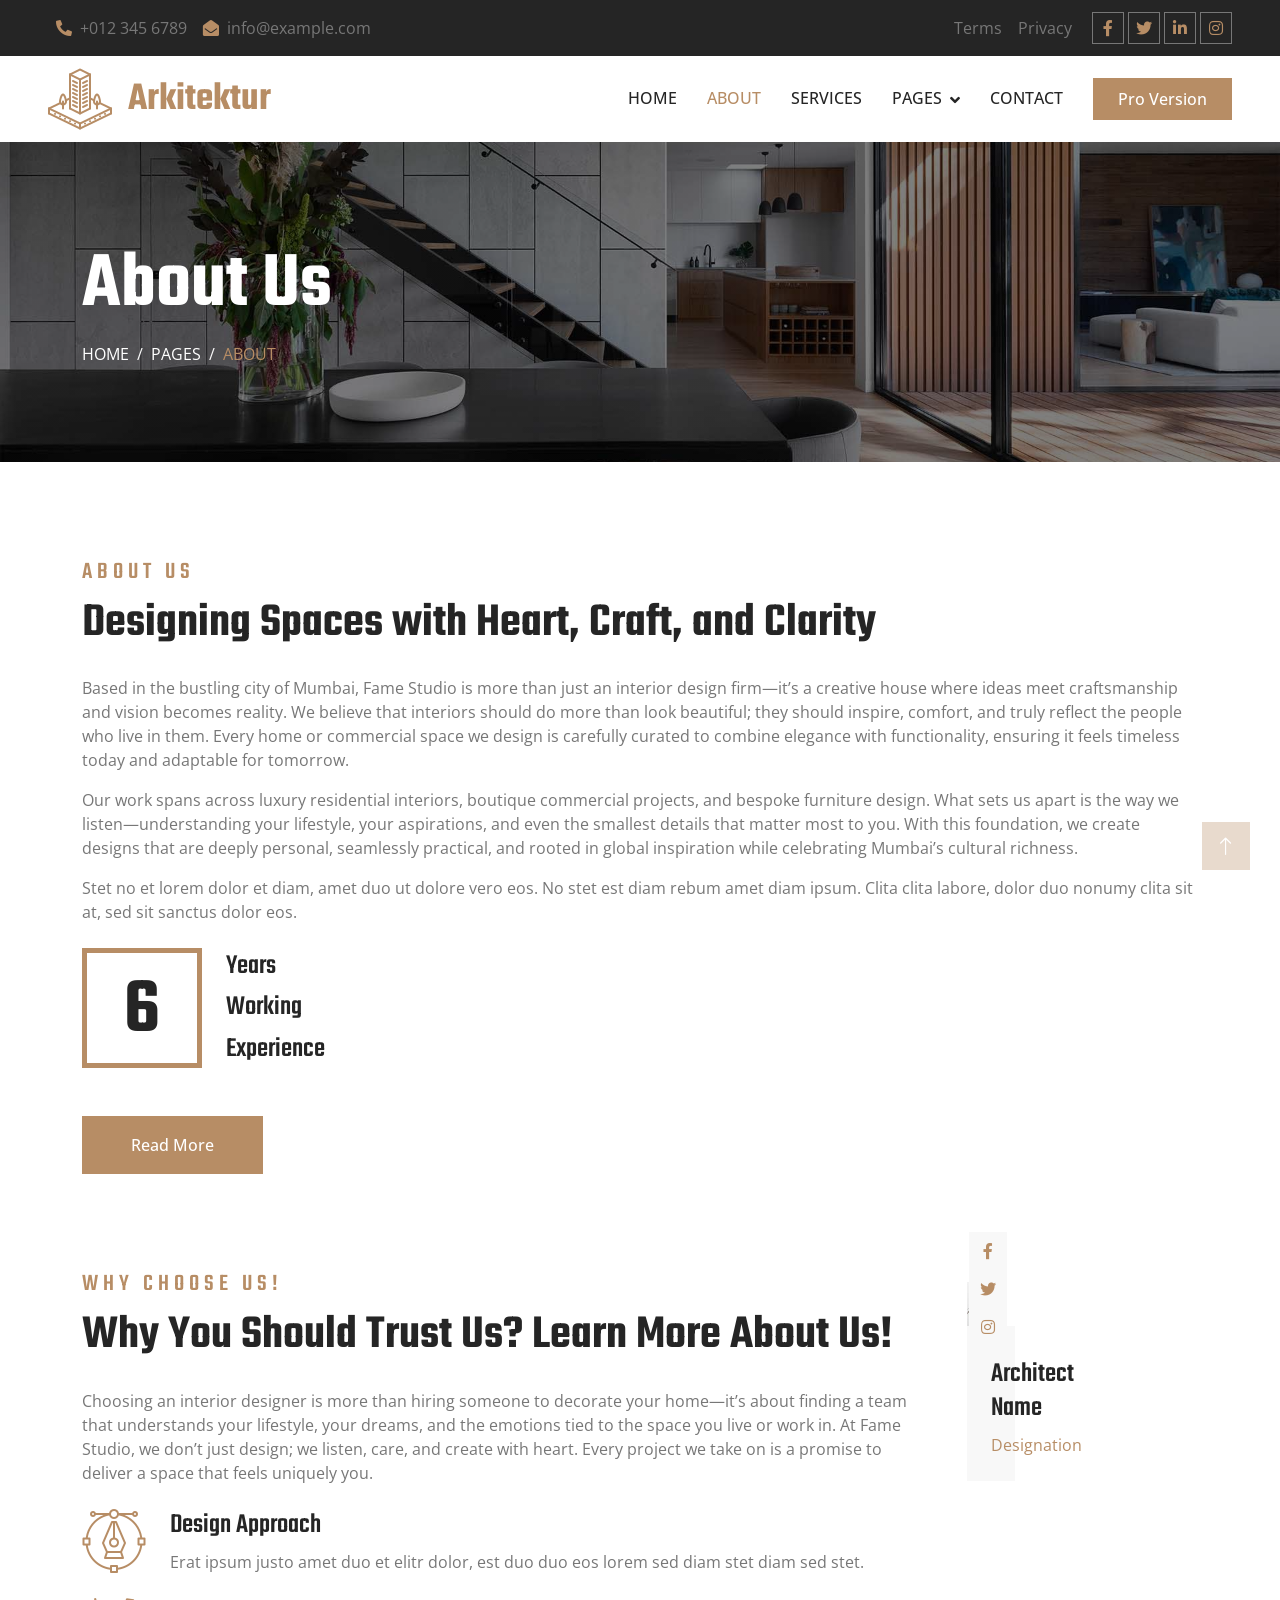
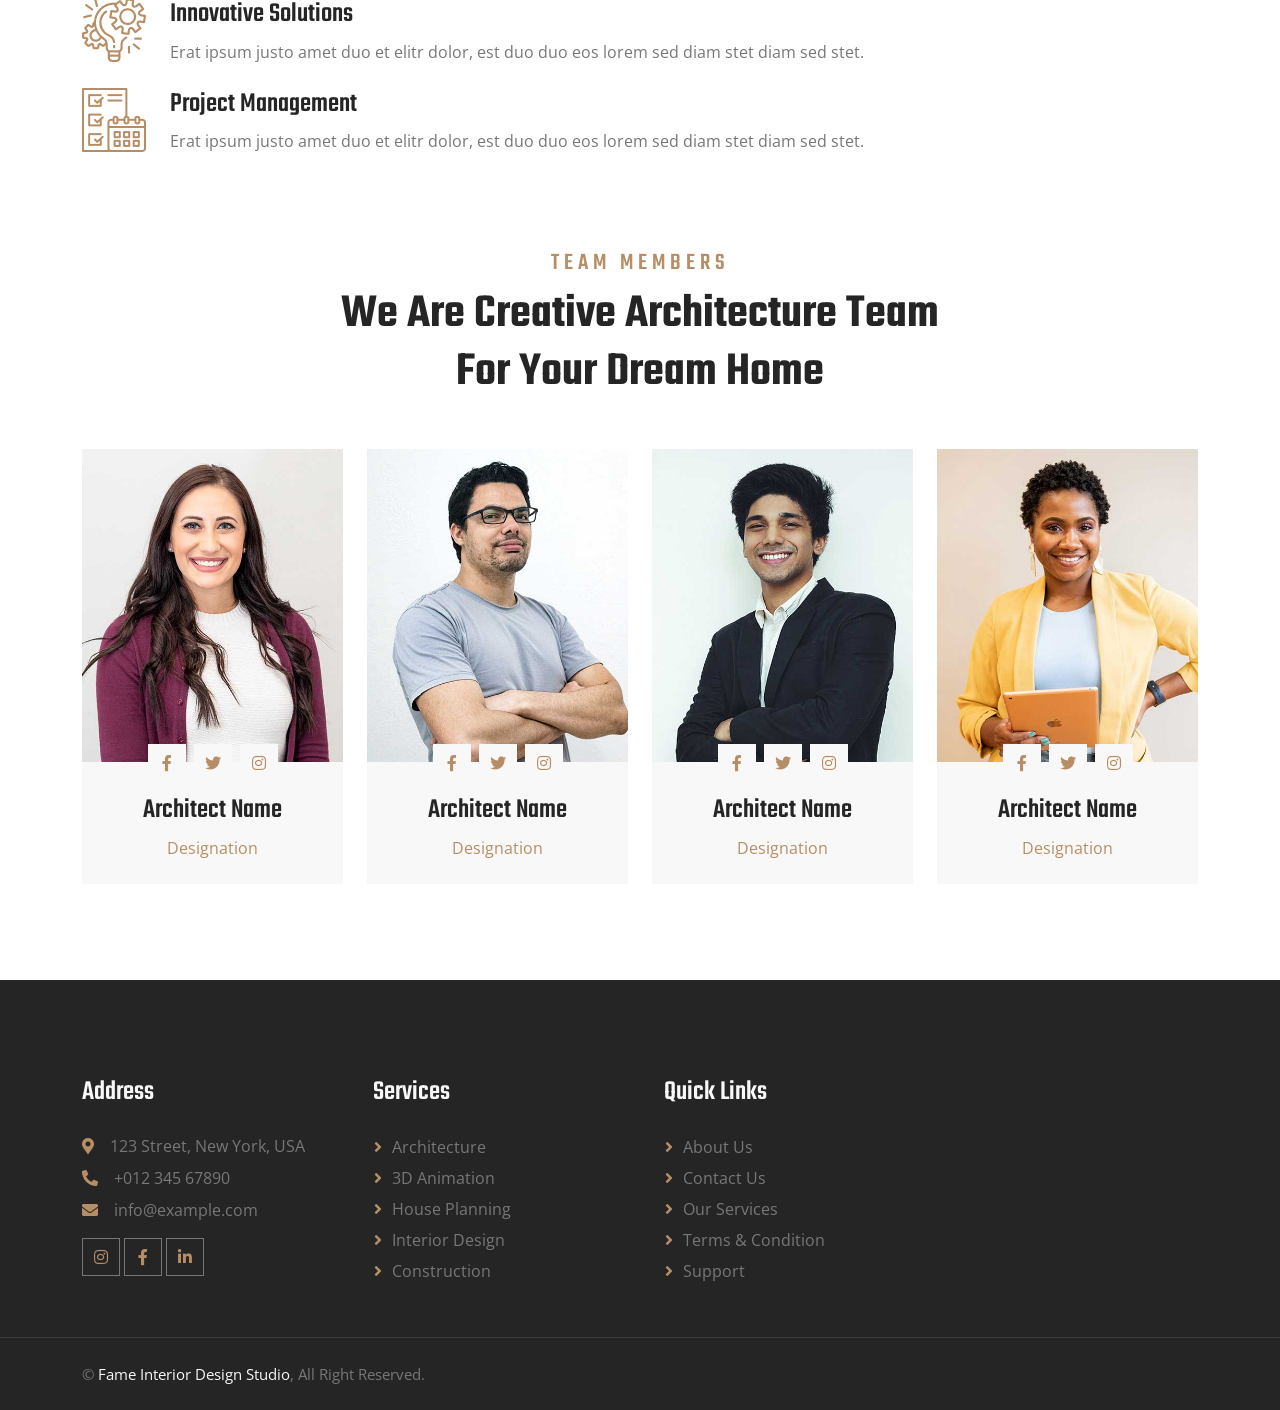
<file: wwwroot/about.html>
<!DOCTYPE html>
<html lang="en">

<head>
    <meta charset="utf-8">
    <title>Arkitektur - Architecture HTML Template</title>
    <meta content="width=device-width, initial-scale=1.0" name="viewport">
    <meta content="" name="keywords">
    <meta content="" name="description">

    <!-- Favicon -->
    <link href="img/favicon.ico" rel="icon">

    <!-- Google Web Fonts -->
    <link rel="preconnect" href="https://fonts.googleapis.com">
    <link rel="preconnect" href="https://fonts.gstatic.com" crossorigin>
    <link href="https://fonts.googleapis.com/css2?family=Open+Sans:wght@400;500;600&family=Teko:wght@400;500;600&display=swap" rel="stylesheet">

    <!-- Icon Font Stylesheet -->
    <link href="https://cdnjs.cloudflare.com/ajax/libs/font-awesome/5.10.0/css/all.min.css" rel="stylesheet">
    <link href="https://cdn.jsdelivr.net/npm/bootstrap-icons@1.4.1/font/bootstrap-icons.css" rel="stylesheet">

    <!-- Libraries Stylesheet -->
    <link href="lib/animate/animate.min.css" rel="stylesheet">
    <link href="lib/owlcarousel/assets/owl.carousel.min.css" rel="stylesheet">
    <link href="lib/tempusdominus/css/tempusdominus-bootstrap-4.min.css" rel="stylesheet" />

    <!-- Customized Bootstrap Stylesheet -->
    <link href="css/bootstrap.min.css" rel="stylesheet">

    <!-- Template Stylesheet -->
    <link href="css/style.css" rel="stylesheet">
</head>

<body>
    <!-- Spinner Start -->
    <div id="spinner" class="show bg-white position-fixed translate-middle w-100 vh-100 top-50 start-50 d-flex align-items-center justify-content-center">
        <div class="spinner-border position-relative text-primary" style="width: 6rem; height: 6rem;" role="status"></div>
        <img class="position-absolute top-50 start-50 translate-middle" src="img/icons/icon-1.png" alt="Icon">
    </div>
    <!-- Spinner End -->
    <!-- Topbar Start -->
    <div class="container-fluid bg-dark p-0 wow fadeIn" data-wow-delay="0.1s">
        <div class="row gx-0 d-none d-lg-flex">
            <div class="col-lg-7 px-5 text-start">
                <div class="h-100 d-inline-flex align-items-center py-3 me-3">
                    <a class="text-body px-2" href="tel:+0123456789"><i class="fa fa-phone-alt text-primary me-2"></i>+012 345 6789</a>
                    <a class="text-body px-2" href="mailto:info@example.com"><i class="fa fa-envelope-open text-primary me-2"></i>info@example.com</a>
                </div>
            </div>
            <div class="col-lg-5 px-5 text-end">
                <div class="h-100 d-inline-flex align-items-center py-3 me-2">
                    <a class="text-body px-2" href="">Terms</a>
                    <a class="text-body px-2" href="">Privacy</a>
                </div>
                <div class="h-100 d-inline-flex align-items-center">
                    <a class="btn btn-sm-square btn-outline-body me-1" href=""><i class="fab fa-facebook-f"></i></a>
                    <a class="btn btn-sm-square btn-outline-body me-1" href=""><i class="fab fa-twitter"></i></a>
                    <a class="btn btn-sm-square btn-outline-body me-1" href=""><i class="fab fa-linkedin-in"></i></a>
                    <a class="btn btn-sm-square btn-outline-body me-0" href=""><i class="fab fa-instagram"></i></a>
                </div>
            </div>
        </div>
    </div>
    <!-- Topbar End -->
    <!-- Navbar Start -->
    <nav class="navbar navbar-expand-lg bg-white navbar-light sticky-top py-lg-0 px-lg-5 wow fadeIn" data-wow-delay="0.1s">
        <a href="index.html" class="navbar-brand ms-4 ms-lg-0">
            <h1 class="text-primary m-0"><img class="me-3" src="img/icons/icon-1.png" alt="Icon">Arkitektur</h1>
        </a>
        <button type="button" class="navbar-toggler me-4" data-bs-toggle="collapse" data-bs-target="#navbarCollapse">
            <span class="navbar-toggler-icon"></span>
        </button>
        <div class="collapse navbar-collapse" id="navbarCollapse">
            <div class="navbar-nav ms-auto p-4 p-lg-0">
                <a href="index.html" class="nav-item nav-link">Home</a>
                <a href="about.html" class="nav-item nav-link active">About</a>
                <a href="service.html" class="nav-item nav-link">Services</a>
                <div class="nav-item dropdown">
                    <a href="#" class="nav-link dropdown-toggle" data-bs-toggle="dropdown">Pages</a>
                    <div class="dropdown-menu border-0 m-0">
                        <a href="feature.html" class="dropdown-item">Our Features</a>
                        <a href="project.html" class="dropdown-item">Our Projects</a>
                        <a href="team.html" class="dropdown-item">Team Members</a>
                        <a href="appointment.html" class="dropdown-item">Appointment</a>
                        <a href="testimonial.html" class="dropdown-item">Testimonial</a>
                        <a href="404.html" class="dropdown-item">404 Page</a>
                    </div>
                </div>
                <a href="contact.html" class="nav-item nav-link">Contact</a>
            </div>
            <a href="https://htmlcodex.com/architecture-html-template-pro" class="btn btn-primary py-2 px-4 d-none d-lg-block">Pro Version</a>
        </div>
    </nav>
    <!-- Navbar End -->
    <!-- Page Header Start -->
    <div class="container-fluid page-header py-5 mb-5 wow fadeIn" data-wow-delay="0.1s">
        <div class="container py-5">
            <h1 class="display-1 text-white animated slideInDown">About Us</h1>
            <nav aria-label="breadcrumb animated slideInDown">
                <ol class="breadcrumb text-uppercase mb-0">
                    <li class="breadcrumb-item"><a class="text-white" href="#">Home</a></li>
                    <li class="breadcrumb-item"><a class="text-white" href="#">Pages</a></li>
                    <li class="breadcrumb-item text-primary active" aria-current="page">About</li>
                </ol>
            </nav>
        </div>
    </div>
    <!-- Page Header End -->
    <!-- About Start -->
    <div class="container-xxl py-5">
        <div class="container">
            <div class="row g-5">
                <!--<div class="col-lg-6 wow fadeIn" data-wow-delay="0.1s">
                    <div class="about-img">
                        <img class="img-fluid" src="img/about-1.jpg" alt="">
                        <img class="img-fluid" src="img/about-2.jpg" alt="">
                    </div>
                </div>-->
                <div class="col-lg-12 wow fadeIn" data-wow-delay="0.5s">
                    <h4 class="section-title">About Us</h4>
                    <h1 class="display-5 mb-4">Designing Spaces with Heart, Craft, and Clarity</h1>
                    <p>Based in the bustling city of Mumbai, Fame Studio is more than just an interior design firm—it’s a creative house where ideas meet craftsmanship and vision becomes reality. We believe that interiors should do more than look beautiful; they should inspire, comfort, and truly reflect the people who live in them. Every home or commercial space we design is carefully curated to combine elegance with functionality, ensuring it feels timeless today and adaptable for tomorrow.</p>
                    <p>Our work spans across luxury residential interiors, boutique commercial projects, and bespoke furniture design. What sets us apart is the way we listen—understanding your lifestyle, your aspirations, and even the smallest details that matter most to you. With this foundation, we create designs that are deeply personal, seamlessly practical, and rooted in global inspiration while celebrating Mumbai’s cultural richness.</p>
                    <p class="mb-4">Stet no et lorem dolor et diam, amet duo ut dolore vero eos. No stet est diam rebum amet diam ipsum. Clita clita labore, dolor duo nonumy clita sit at, sed sit sanctus dolor eos.</p>
                    <div class="d-flex align-items-center mb-5">
                        <div class="d-flex flex-shrink-0 align-items-center justify-content-center border border-5 border-primary" style="width: 120px; height: 120px;">
                            <h1 class="display-1 mb-n2" data-toggle="counter-up">25</h1>
                        </div>
                        <div class="ps-4">
                            <h3>Years</h3>
                            <h3>Working</h3>
                            <h3 class="mb-0">Experience</h3>
                        </div>
                    </div>
                    <a class="btn btn-primary py-3 px-5" href="">Read More</a>
                </div>
            </div>
        </div>
    </div>
    <!-- About End -->
    <!-- Feature Start -->
    <div class="container-xxl py-5">
        <div class="container">
            <div class="row g-5">
                <div class="col-lg-9 wow fadeInUp" data-wow-delay="0.1s">
                    <h4 class="section-title">Why Choose Us!</h4>
                    <h1 class="display-5 mb-4">Why You Should Trust Us? Learn More About Us!</h1>
                    <p class="mb-4">Choosing an interior designer is more than hiring someone to decorate your home—it’s about finding a team that understands your lifestyle, your dreams, and the emotions tied to the space you live or work in. At Fame Studio, we don’t just design; we listen, care, and create with heart. Every project we take on is a promise to deliver a space that feels uniquely you.</p>
                    <div class="row g-4">
                        <div class="col-12">
                            <div class="d-flex align-items-start">
                                <img class="flex-shrink-0" src="img/icons/icon-2.png" alt="Icon">
                                <div class="ms-4">
                                    <h3>Design Approach</h3>
                                    <p class="mb-0">Erat ipsum justo amet duo et elitr dolor, est duo duo eos lorem sed diam stet diam sed stet.</p>
                                </div>
                            </div>
                        </div>
                        <div class="col-12">
                            <div class="d-flex align-items-start">
                                <img class="flex-shrink-0" src="img/icons/icon-3.png" alt="Icon">
                                <div class="ms-4">
                                    <h3>Innovative Solutions</h3>
                                    <p class="mb-0">Erat ipsum justo amet duo et elitr dolor, est duo duo eos lorem sed diam stet diam sed stet.</p>
                                </div>
                            </div>
                        </div>
                        <div class="col-12">
                            <div class="d-flex align-items-start">
                                <img class="flex-shrink-0" src="img/icons/icon-4.png" alt="Icon">
                                <div class="ms-4">
                                    <h3>Project Management</h3>
                                    <p class="mb-0">Erat ipsum justo amet duo et elitr dolor, est duo duo eos lorem sed diam stet diam sed stet.</p>
                                </div>
                            </div>
                        </div>
                    </div>
                </div>
                <div class="col-lg-3 wow fadeInUp" data-wow-delay="0.5s">
                    <div class="col-lg-3 col-md-6 wow fadeInUp" data-wow-delay="0.1s">
                        <div class="team-item position-relative">
                            <div class="position-relative">
                                <img class="img-fluid" src="img/team-1.jpg" alt="">
                                <div class="team-social text-center">
                                    <a class="btn btn-square" href=""><i class="fab fa-facebook-f"></i></a>
                                    <a class="btn btn-square" href=""><i class="fab fa-twitter"></i></a>
                                    <a class="btn btn-square" href=""><i class="fab fa-instagram"></i></a>
                                </div>
                            </div>
                            <div class="bg-light text-center p-4">
                                <h3 class="mt-2">Architect Name</h3>
                                <span class="text-primary">Designation</span>
                            </div>
                        </div>
                    </div>
                </div>
            </div>
        </div>
    </div>
    <!-- Feature End -->
    <!-- Team Start -->
    <div class="container-xxl py-5">
        <div class="container">
            <div class="text-center mx-auto mb-5 wow fadeInUp" data-wow-delay="0.1s" style="max-width: 600px;">
                <h4 class="section-title">Team Members</h4>
                <h1 class="display-5 mb-4">We Are Creative Architecture Team For Your Dream Home</h1>
            </div>
            <div class="row g-0 team-items">
                <div class="col-lg-3 col-md-6 wow fadeInUp" data-wow-delay="0.1s">
                    <div class="team-item position-relative">
                        <div class="position-relative">
                            <img class="img-fluid" src="img/team-1.jpg" alt="">
                            <div class="team-social text-center">
                                <a class="btn btn-square" href=""><i class="fab fa-facebook-f"></i></a>
                                <a class="btn btn-square" href=""><i class="fab fa-twitter"></i></a>
                                <a class="btn btn-square" href=""><i class="fab fa-instagram"></i></a>
                            </div>
                        </div>
                        <div class="bg-light text-center p-4">
                            <h3 class="mt-2">Architect Name</h3>
                            <span class="text-primary">Designation</span>
                        </div>
                    </div>
                </div>
                <div class="col-lg-3 col-md-6 wow fadeInUp" data-wow-delay="0.3s">
                    <div class="team-item position-relative">
                        <div class="position-relative">
                            <img class="img-fluid" src="img/team-2.jpg" alt="">
                            <div class="team-social text-center">
                                <a class="btn btn-square" href=""><i class="fab fa-facebook-f"></i></a>
                                <a class="btn btn-square" href=""><i class="fab fa-twitter"></i></a>
                                <a class="btn btn-square" href=""><i class="fab fa-instagram"></i></a>
                            </div>
                        </div>
                        <div class="bg-light text-center p-4">
                            <h3 class="mt-2">Architect Name</h3>
                            <span class="text-primary">Designation</span>
                        </div>
                    </div>
                </div>
                <div class="col-lg-3 col-md-6 wow fadeInUp" data-wow-delay="0.5s">
                    <div class="team-item position-relative">
                        <div class="position-relative">
                            <img class="img-fluid" src="img/team-3.jpg" alt="">
                            <div class="team-social text-center">
                                <a class="btn btn-square" href=""><i class="fab fa-facebook-f"></i></a>
                                <a class="btn btn-square" href=""><i class="fab fa-twitter"></i></a>
                                <a class="btn btn-square" href=""><i class="fab fa-instagram"></i></a>
                            </div>
                        </div>
                        <div class="bg-light text-center p-4">
                            <h3 class="mt-2">Architect Name</h3>
                            <span class="text-primary">Designation</span>
                        </div>
                    </div>
                </div>
                <div class="col-lg-3 col-md-6 wow fadeInUp" data-wow-delay="0.7s">
                    <div class="team-item position-relative">
                        <div class="position-relative">
                            <img class="img-fluid" src="img/team-4.jpg" alt="">
                            <div class="team-social text-center">
                                <a class="btn btn-square" href=""><i class="fab fa-facebook-f"></i></a>
                                <a class="btn btn-square" href=""><i class="fab fa-twitter"></i></a>
                                <a class="btn btn-square" href=""><i class="fab fa-instagram"></i></a>
                            </div>
                        </div>
                        <div class="bg-light text-center p-4">
                            <h3 class="mt-2">Architect Name</h3>
                            <span class="text-primary">Designation</span>
                        </div>
                    </div>
                </div>
            </div>
        </div>
    </div>
    <!-- Team End -->
    <!-- Footer Start -->
    <div class="container-fluid bg-dark text-body footer mt-5 pt-5 px-0 wow fadeIn" data-wow-delay="0.1s">
        <div class="container py-5">
            <div class="row g-5">
                <div class="col-lg-3 col-md-6">
                    <h3 class="text-light mb-4">Address</h3>
                    <p class="mb-2"><i class="fa fa-map-marker-alt text-primary me-3"></i>123 Street, New York, USA</p>
                    <p class="mb-2"><i class="fa fa-phone-alt text-primary me-3"></i>+012 345 67890</p>
                    <p class="mb-2"><i class="fa fa-envelope text-primary me-3"></i>info@example.com</p>
                    <div class="d-flex pt-2">
                        <a class="btn btn-square btn-outline-body me-1" href=""><i class="fab fa-instagram"></i></a>
                        <a class="btn btn-square btn-outline-body me-1" href=""><i class="fab fa-facebook-f"></i></a>
                        <a class="btn btn-square btn-outline-body me-0" href=""><i class="fab fa-linkedin-in"></i></a>
                    </div>
                </div>
                <div class="col-lg-3 col-md-6 d-none d-lg-block">
                    <h3 class="text-light mb-4">Services</h3>
                    <a class="btn btn-link" href="">Architecture</a>
                    <a class="btn btn-link" href="">3D Animation</a>
                    <a class="btn btn-link" href="">House Planning</a>
                    <a class="btn btn-link" href="">Interior Design</a>
                    <a class="btn btn-link" href="">Construction</a>
                </div>
                <div class="col-lg-3 col-md-6 d-none d-lg-block">
                    <h3 class="text-light mb-4">Quick Links</h3>
                    <a class="btn btn-link" href="">About Us</a>
                    <a class="btn btn-link" href="">Contact Us</a>
                    <a class="btn btn-link" href="">Our Services</a>
                    <a class="btn btn-link" href="">Terms & Condition</a>
                    <a class="btn btn-link" href="">Support</a>
                </div>
            </div>
        </div>
        <div class="container-fluid copyright">
            <div class="container">
                <div class="row">
                    <div class="col-md-6 text-center text-md-start mb-3 mb-md-0">
                        &copy; <a href="#">Fame Interior Design Studio</a>, All Right Reserved.
                    </div>
                    <!--<div class="col-md-6 text-center text-md-end">-->
                    <!--/*** This template is free as long as you keep the footer author’s credit link/attribution link/backlink. If you'd like to use the template without the footer author’s credit link/attribution link/backlink, you can purchase the Credit Removal License from "https://htmlcodex.com/credit-removal". Thank you for your support. ***/-->
                    <!--Designed By <a href="https://htmlcodex.com">HTML Codex</a>
                    </div>-->
                </div>
            </div>
        </div>
    </div>
    <!-- Footer End -->
    <!-- Back to Top -->
    <a href="#" class="btn btn-lg btn-primary btn-lg-square back-to-top"><i class="bi bi-arrow-up"></i></a>


    <!-- JavaScript Libraries -->
    <script src="https://code.jquery.com/jquery-3.4.1.min.js"></script>
    <script src="https://cdn.jsdelivr.net/npm/bootstrap@5.0.0/dist/js/bootstrap.bundle.min.js"></script>
    <script src="lib/wow/wow.min.js"></script>
    <script src="lib/easing/easing.min.js"></script>
    <script src="lib/waypoints/waypoints.min.js"></script>
    <script src="lib/counterup/counterup.min.js"></script>
    <script src="lib/owlcarousel/owl.carousel.min.js"></script>
    <script src="lib/tempusdominus/js/moment.min.js"></script>
    <script src="lib/tempusdominus/js/moment-timezone.min.js"></script>
    <script src="lib/tempusdominus/js/tempusdominus-bootstrap-4.min.js"></script>

    <!-- Template Javascript -->
    <script src="js/main.js"></script>
</body>

</html>
</file>
<file: css/style.css>
/********** Template CSS **********/
:root {
    --primary: #B78D65;
    --light: #F8F8F8;
    --dark: #252525;
}

h1,
h2,
.h1,
.h2,
.fw-bold {
    font-weight: 600 !important;
}

h3,
h4,
.h3,
.h4,
.fw-medium {
    font-weight: 500 !important;
}

h5,
h6,
.h5,
.h6,
.fw-normal {
    font-weight: 400 !important;
}

.back-to-top {
    position: fixed;
    display: none;
    right: 30px;
    bottom: 30px;
    z-index: 99;
}


/*** Spinner ***/
#spinner {
    opacity: 0;
    visibility: hidden;
    transition: opacity .5s ease-out, visibility 0s linear .5s;
    z-index: 99999;
}

#spinner.show {
    transition: opacity .5s ease-out, visibility 0s linear 0s;
    visibility: visible;
    opacity: 1;
}


/*** Button ***/
.btn {
    font-weight: 500;
    transition: .5s;
}

.btn.btn-primary,
.btn.btn-secondary {
    color: #FFFFFF;
}

.btn-square {
    width: 38px;
    height: 38px;
}

.btn-sm-square {
    width: 32px;
    height: 32px;
}

.btn-lg-square {
    width: 48px;
    height: 48px;
}

.btn-square,
.btn-sm-square,
.btn-lg-square {
    padding: 0;
    display: flex;
    align-items: center;
    justify-content: center;
    font-weight: normal;
}

.btn-outline-body {
    color: var(--primary);
    border-color: #777777;
}

.btn-outline-body:hover {
    color: #FFFFFF;
    background: var(--primary);
    border-color: var(--primary);
}


/*** Navbar ***/
.navbar .dropdown-toggle::after {
    border: none;
    content: "\f107";
    font-family: "Font Awesome 5 Free";
    font-weight: 900;
    vertical-align: middle;
    margin-left: 8px;
}

.navbar .navbar-nav .nav-link {
    margin-right: 30px;
    padding: 30px 0;
    color: var(--dark);
    font-weight: 500;
    text-transform: uppercase;
    outline: none;
}

.navbar .navbar-nav .nav-link:hover,
.navbar .navbar-nav .nav-link.active {
    color: var(--primary);
}

.navbar.sticky-top {
    top: -100px;
    transition: .5s;
}

@media (max-width: 991.98px) {
    .navbar .navbar-nav .nav-link {
        margin-right: 0;
        padding: 10px 0;
    }

    .navbar .navbar-nav {
        border-top: 1px solid #EEEEEE;
    }
}

@media (min-width: 992px) {
    .navbar .nav-item .dropdown-menu {
        display: block;
        visibility: hidden;
        top: 100%;
        transform: rotateX(-75deg);
        transform-origin: 0% 0%;
        transition: .5s;
        opacity: 0;
    }

    .navbar .nav-item:hover .dropdown-menu {
        transform: rotateX(0deg);
        visibility: visible;
        transition: .5s;
        opacity: 1;
    }
}


/*** Header ***/
.owl-carousel-inner {
    position: absolute;
    width: 100%;
    height: 100%;
    top: 0;
    left: 0;
    display: flex;
    align-items: center;
    background: rgba(0, 0, 0, .5);
}

@media (max-width: 768px) {
    .header-carousel .owl-carousel-item {
        position: relative;
        min-height: 500px;
    }

    .header-carousel .owl-carousel-item img {
        position: absolute;
        width: 100%;
        height: 100%;
        object-fit: cover;
    }

    .header-carousel .owl-carousel-item p {
        font-size: 16px !important;
    }
}

.header-carousel .owl-dots {
    position: absolute;
    width: 60px;
    height: 100%;
    top: 0;
    right: 30px;
    display: flex;
    flex-direction: column;
    align-items: center;
    justify-content: center;
}

.header-carousel .owl-dots .owl-dot {
    position: relative;
    width: 45px;
    height: 45px;
    margin: 5px 0;
    background: var(--dark);
    transition: .5s;
}

.header-carousel .owl-dots .owl-dot.active {
    width: 60px;
    height: 60px;
}

.header-carousel .owl-dots .owl-dot img {
    position: absolute;
    width: 100%;
    height: 100%;
    object-fit: cover;
    padding: 2px;
    transition: .5s;
    opacity: .3;
}

.header-carousel .owl-dots .owl-dot.active img {
    opacity: 1;
}

.page-header {
    background: linear-gradient(rgba(0, 0, 0, .5), rgba(0, 0, 0, .5)), url(../img/carousel-1.jpg) center center no-repeat;
    background-size: cover;
}
.page-headerIndex {
    background: url(../img/mainheader.png) center center no-repeat;
    background-size: cover;
    min-height: 80vh; /* takes 80% of screen height */
    display: flex;
    align-items: center;
}

.breadcrumb-item+.breadcrumb-item::before {
    color: var(--light);
}


/*** Section Title ***/
.section-title {
    color: var(--primary);
    font-weight: 600;
    letter-spacing: 5px;
    text-transform: uppercase;
}


/*** Facts ***/
.fact-item .fact-icon {
    width: 120px;
    height: 120px;
    margin-top: -60px;
    margin-bottom: 1.5rem;
    display: inline-flex;
    align-items: center;
    justify-content: center;
    background: #FFFFFF;
    border-radius: 120px;
    transition: .5s;
}

.fact-item:hover .fact-icon {
    background: var(--dark);
}

.fact-item .fact-icon i {
    color: var(--primary);
    transition: .5;
}

.fact-item:hover .fact-icon i {
    color: #FFFFFF;
}


/*** About & Feature ***/
.about-img,
.feature-img {
    position: relative;
    height: 100%;
    min-height: 400px;
}

.about-img img,
.feature-img img {
    position: absolute;
    width: 60%;
    height: 80%;
    object-fit: cover;
}

.about-img img:last-child,
.feature-img img:last-child {
    margin: 20% 0 0 40%;
}

.about-img::before,
.feature-img::before {
    position: absolute;
    content: "";
    width: 60%;
    height: 80%;
    top: 10%;
    left: 20%;
    border: 5px solid var(--primary);
    z-index: -1;
}


/*** Service ***/
.service-item .bg-img {
    position: absolute;
    width: 100%;
    height: 100%;
    object-fit: cover;
    z-index: -1;
}

.service-item .service-text {
    background: var(--light);
    transition: .5s;
}

.service-item:hover .service-text {
    background: rgba(0, 0, 0, .7);
}

.service-item * {
    transition: .5;
}

.service-item:hover * {
    color: #FFFFFF;
}

.service-item .btn {
    width: 40px;
    height: 40px;
    display: inline-flex;
    align-items: center;
    color: var(--dark);
    background: #FFFFFF;
    white-space: nowrap;
    overflow: hidden;
    transition: .5s;
}

.service-item:hover .btn {
    width: 140px;
}


/*** Project ***/
.project .nav .nav-link {
    background: var(--light);
    transition: .5s;
}

.project .nav .nav-link.active {
    background: var(--primary);
}

.project .nav .nav-link.active h3 {
    color: #FFFFFF !important;
}


/*** Team ***/
.team-items {
    margin: -.75rem;
}

.team-item {
    padding: .75rem;
}

.team-item::after {
    position: absolute;
    content: "";
    width: 100%;
    height: 0;
    top: 0;
    left: 0;
    background: #FFFFFF;
    transition: .5s;
    z-index: -1;
}

.team-item:hover::after {
    height: 100%;
    background: var(--primary);
}

.team-item .team-social {
    position: absolute;
    width: 100%;
    bottom: -20px;
    left: 0;
}

.team-item .team-social .btn {
    display: inline-flex;
    margin: 0 2px;
    color: var(--primary);
    background: var(--light);
}

.team-item .team-social .btn:hover {
    color: #FFFFFF;
    background: var(--primary);
}


/*** Appointment ***/
.bootstrap-datetimepicker-widget.bottom {
    top: auto !important;
}

.bootstrap-datetimepicker-widget .table * {
    border-bottom-width: 0px;
}

.bootstrap-datetimepicker-widget .table th {
    font-weight: 500;
}

.bootstrap-datetimepicker-widget.dropdown-menu {
    padding: 10px;
    border-radius: 2px;
}

.bootstrap-datetimepicker-widget table td.active,
.bootstrap-datetimepicker-widget table td.active:hover {
    background: var(--primary);
}

.bootstrap-datetimepicker-widget table td.today::before {
    border-bottom-color: var(--primary);
}


/*** Testimonial ***/
.testimonial-carousel {
    display: flex !important;
    flex-direction: column-reverse;
    max-width: 700px;
    margin: 0 auto;
}

.testimonial-carousel .owl-dots {
    height: 100px;
    display: flex;
    align-items: center;
    justify-content: center;
    margin-bottom: 30px;
}

.testimonial-carousel .owl-dots .owl-dot {
    position: relative;
    width: 60px;
    height: 60px;
    margin: 0 5px;
    transition: .5s;
}

.testimonial-carousel .owl-dots .owl-dot.active {
    width: 100px;
    height: 100px;
}

.testimonial-carousel .owl-dots .owl-dot::after {
    position: absolute;
    width: 40px;
    height: 40px;
    bottom: -20px;
    left: 50%;
    transform: translateX(-50%);
    display: flex;
    align-items: center;
    justify-content: center;
    content: "\f10d";
    font-family: "Font Awesome 5 Free";
    font-weight: 900;
    color: var(--primary);
    background: #FFFFFF;
    border-radius: 40px;
    transition: .5s;
    opacity: 0;
}

.testimonial-carousel .owl-dots .owl-dot.active::after {
    opacity: 1;
}

.testimonial-carousel .owl-dots .owl-dot img {
    opacity: .4;
    transition: .5s;
}

.testimonial-carousel .owl-dots .owl-dot.active img {
    opacity: 1;
}


/*** Footer ***/
.footer .btn.btn-link {
    display: block;
    margin-bottom: 5px;
    padding: 0;
    text-align: left;
    color: #777777;
    font-weight: normal;
    text-transform: capitalize;
    transition: .3s;
}

.footer .btn.btn-link::before {
    position: relative;
    content: "\f105";
    font-family: "Font Awesome 5 Free";
    font-weight: 900;
    color: var(--primary);
    margin-right: 10px;
}

.footer .btn.btn-link:hover {
    color: var(--primary);
    letter-spacing: 1px;
    box-shadow: none;
}

.footer .form-control {
    border-color: #777777;
}

.footer .copyright {
    padding: 25px 0;
    font-size: 15px;
    border-top: 1px solid rgba(256, 256, 256, .1);
}

.footer .copyright a {
    color: var(--light);
}

.footer .copyright a:hover {
    color: var(--primary);
}
</file>
<file: wwwroot/css/style.css>
/********** Template CSS **********/
:root {
    --primary: #B78D65;
    --light: #F8F8F8;
    --dark: #252525;
}

h1,
h2,
.h1,
.h2,
.fw-bold {
    font-weight: 600 !important;
}

h3,
h4,
.h3,
.h4,
.fw-medium {
    font-weight: 500 !important;
}

h5,
h6,
.h5,
.h6,
.fw-normal {
    font-weight: 400 !important;
}

.back-to-top {
    position: fixed;
    display: none;
    right: 30px;
    bottom: 30px;
    z-index: 99;
}


/*** Spinner ***/
#spinner {
    opacity: 0;
    visibility: hidden;
    transition: opacity .5s ease-out, visibility 0s linear .5s;
    z-index: 99999;
}

#spinner.show {
    transition: opacity .5s ease-out, visibility 0s linear 0s;
    visibility: visible;
    opacity: 1;
}


/*** Button ***/
.btn {
    font-weight: 500;
    transition: .5s;
}

.btn.btn-primary,
.btn.btn-secondary {
    color: #FFFFFF;
}

.btn-square {
    width: 38px;
    height: 38px;
}

.btn-sm-square {
    width: 32px;
    height: 32px;
}

.btn-lg-square {
    width: 48px;
    height: 48px;
}

.btn-square,
.btn-sm-square,
.btn-lg-square {
    padding: 0;
    display: flex;
    align-items: center;
    justify-content: center;
    font-weight: normal;
}

.btn-outline-body {
    color: var(--primary);
    border-color: #777777;
}

.btn-outline-body:hover {
    color: #FFFFFF;
    background: var(--primary);
    border-color: var(--primary);
}


/*** Navbar ***/
.navbar .dropdown-toggle::after {
    border: none;
    content: "\f107";
    font-family: "Font Awesome 5 Free";
    font-weight: 900;
    vertical-align: middle;
    margin-left: 8px;
}

.navbar .navbar-nav .nav-link {
    margin-right: 30px;
    padding: 30px 0;
    color: var(--dark);
    font-weight: 500;
    text-transform: uppercase;
    outline: none;
}

.navbar .navbar-nav .nav-link:hover,
.navbar .navbar-nav .nav-link.active {
    color: var(--primary);
}

.navbar.sticky-top {
    top: -100px;
    transition: .5s;
}

@media (max-width: 991.98px) {
    .navbar .navbar-nav .nav-link {
        margin-right: 0;
        padding: 10px 0;
    }

    .navbar .navbar-nav {
        border-top: 1px solid #EEEEEE;
    }
}

@media (min-width: 992px) {
    .navbar .nav-item .dropdown-menu {
        display: block;
        visibility: hidden;
        top: 100%;
        transform: rotateX(-75deg);
        transform-origin: 0% 0%;
        transition: .5s;
        opacity: 0;
    }

    .navbar .nav-item:hover .dropdown-menu {
        transform: rotateX(0deg);
        visibility: visible;
        transition: .5s;
        opacity: 1;
    }
}


/*** Header ***/
.owl-carousel-inner {
    position: absolute;
    width: 100%;
    height: 100%;
    top: 0;
    left: 0;
    display: flex;
    align-items: center;
    background: rgba(0, 0, 0, .5);
}

@media (max-width: 768px) {
    .header-carousel .owl-carousel-item {
        position: relative;
        min-height: 500px;
    }

    .header-carousel .owl-carousel-item img {
        position: absolute;
        width: 100%;
        height: 100%;
        object-fit: cover;
    }

    .header-carousel .owl-carousel-item p {
        font-size: 16px !important;
    }
}

.header-carousel .owl-dots {
    position: absolute;
    width: 60px;
    height: 100%;
    top: 0;
    right: 30px;
    display: flex;
    flex-direction: column;
    align-items: center;
    justify-content: center;
}

.header-carousel .owl-dots .owl-dot {
    position: relative;
    width: 45px;
    height: 45px;
    margin: 5px 0;
    background: var(--dark);
    transition: .5s;
}

.header-carousel .owl-dots .owl-dot.active {
    width: 60px;
    height: 60px;
}

.header-carousel .owl-dots .owl-dot img {
    position: absolute;
    width: 100%;
    height: 100%;
    object-fit: cover;
    padding: 2px;
    transition: .5s;
    opacity: .3;
}

.header-carousel .owl-dots .owl-dot.active img {
    opacity: 1;
}

.page-header {
    background: linear-gradient(rgba(0, 0, 0, .5), rgba(0, 0, 0, .5)), url(../img/carousel-1.jpg) center center no-repeat;
    background-size: cover;
}

.breadcrumb-item+.breadcrumb-item::before {
    color: var(--light);
}


/*** Section Title ***/
.section-title {
    color: var(--primary);
    font-weight: 600;
    letter-spacing: 5px;
    text-transform: uppercase;
}


/*** Facts ***/
.fact-item .fact-icon {
    width: 120px;
    height: 120px;
    margin-top: -60px;
    margin-bottom: 1.5rem;
    display: inline-flex;
    align-items: center;
    justify-content: center;
    background: #FFFFFF;
    border-radius: 120px;
    transition: .5s;
}

.fact-item:hover .fact-icon {
    background: var(--dark);
}

.fact-item .fact-icon i {
    color: var(--primary);
    transition: .5;
}

.fact-item:hover .fact-icon i {
    color: #FFFFFF;
}


/*** About & Feature ***/
.about-img,
.feature-img {
    position: relative;
    height: 100%;
    min-height: 400px;
}

.about-img img,
.feature-img img {
    position: absolute;
    width: 60%;
    height: 80%;
    object-fit: cover;
}

.about-img img:last-child,
.feature-img img:last-child {
    margin: 20% 0 0 40%;
}

.about-img::before,
.feature-img::before {
    position: absolute;
    content: "";
    width: 60%;
    height: 80%;
    top: 10%;
    left: 20%;
    border: 5px solid var(--primary);
    z-index: -1;
}


/*** Service ***/
.service-item .bg-img {
    position: absolute;
    width: 100%;
    height: 100%;
    object-fit: cover;
    z-index: -1;
}

.service-item .service-text {
    background: var(--light);
    transition: .5s;
}

.service-item:hover .service-text {
    background: rgba(0, 0, 0, .7);
}

.service-item * {
    transition: .5;
}

.service-item:hover * {
    color: #FFFFFF;
}

.service-item .btn {
    width: 40px;
    height: 40px;
    display: inline-flex;
    align-items: center;
    color: var(--dark);
    background: #FFFFFF;
    white-space: nowrap;
    overflow: hidden;
    transition: .5s;
}

.service-item:hover .btn {
    width: 140px;
}


/*** Project ***/
.project .nav .nav-link {
    background: var(--light);
    transition: .5s;
}

.project .nav .nav-link.active {
    background: var(--primary);
}

.project .nav .nav-link.active h3 {
    color: #FFFFFF !important;
}


/*** Team ***/
.team-items {
    margin: -.75rem;
}

.team-item {
    padding: .75rem;
}

.team-item::after {
    position: absolute;
    content: "";
    width: 100%;
    height: 0;
    top: 0;
    left: 0;
    background: #FFFFFF;
    transition: .5s;
    z-index: -1;
}

.team-item:hover::after {
    height: 100%;
    background: var(--primary);
}

.team-item .team-social {
    position: absolute;
    width: 100%;
    bottom: -20px;
    left: 0;
}

.team-item .team-social .btn {
    display: inline-flex;
    margin: 0 2px;
    color: var(--primary);
    background: var(--light);
}

.team-item .team-social .btn:hover {
    color: #FFFFFF;
    background: var(--primary);
}


/*** Appointment ***/
.bootstrap-datetimepicker-widget.bottom {
    top: auto !important;
}

.bootstrap-datetimepicker-widget .table * {
    border-bottom-width: 0px;
}

.bootstrap-datetimepicker-widget .table th {
    font-weight: 500;
}

.bootstrap-datetimepicker-widget.dropdown-menu {
    padding: 10px;
    border-radius: 2px;
}

.bootstrap-datetimepicker-widget table td.active,
.bootstrap-datetimepicker-widget table td.active:hover {
    background: var(--primary);
}

.bootstrap-datetimepicker-widget table td.today::before {
    border-bottom-color: var(--primary);
}


/*** Testimonial ***/
.testimonial-carousel {
    display: flex !important;
    flex-direction: column-reverse;
    max-width: 700px;
    margin: 0 auto;
}

.testimonial-carousel .owl-dots {
    height: 100px;
    display: flex;
    align-items: center;
    justify-content: center;
    margin-bottom: 30px;
}

.testimonial-carousel .owl-dots .owl-dot {
    position: relative;
    width: 60px;
    height: 60px;
    margin: 0 5px;
    transition: .5s;
}

.testimonial-carousel .owl-dots .owl-dot.active {
    width: 100px;
    height: 100px;
}

.testimonial-carousel .owl-dots .owl-dot::after {
    position: absolute;
    width: 40px;
    height: 40px;
    bottom: -20px;
    left: 50%;
    transform: translateX(-50%);
    display: flex;
    align-items: center;
    justify-content: center;
    content: "\f10d";
    font-family: "Font Awesome 5 Free";
    font-weight: 900;
    color: var(--primary);
    background: #FFFFFF;
    border-radius: 40px;
    transition: .5s;
    opacity: 0;
}

.testimonial-carousel .owl-dots .owl-dot.active::after {
    opacity: 1;
}

.testimonial-carousel .owl-dots .owl-dot img {
    opacity: .4;
    transition: .5s;
}

.testimonial-carousel .owl-dots .owl-dot.active img {
    opacity: 1;
}


/*** Footer ***/
.footer .btn.btn-link {
    display: block;
    margin-bottom: 5px;
    padding: 0;
    text-align: left;
    color: #777777;
    font-weight: normal;
    text-transform: capitalize;
    transition: .3s;
}

.footer .btn.btn-link::before {
    position: relative;
    content: "\f105";
    font-family: "Font Awesome 5 Free";
    font-weight: 900;
    color: var(--primary);
    margin-right: 10px;
}

.footer .btn.btn-link:hover {
    color: var(--primary);
    letter-spacing: 1px;
    box-shadow: none;
}

.footer .form-control {
    border-color: #777777;
}

.footer .copyright {
    padding: 25px 0;
    font-size: 15px;
    border-top: 1px solid rgba(256, 256, 256, .1);
}

.footer .copyright a {
    color: var(--light);
}

.footer .copyright a:hover {
    color: var(--primary);
}
</file>
